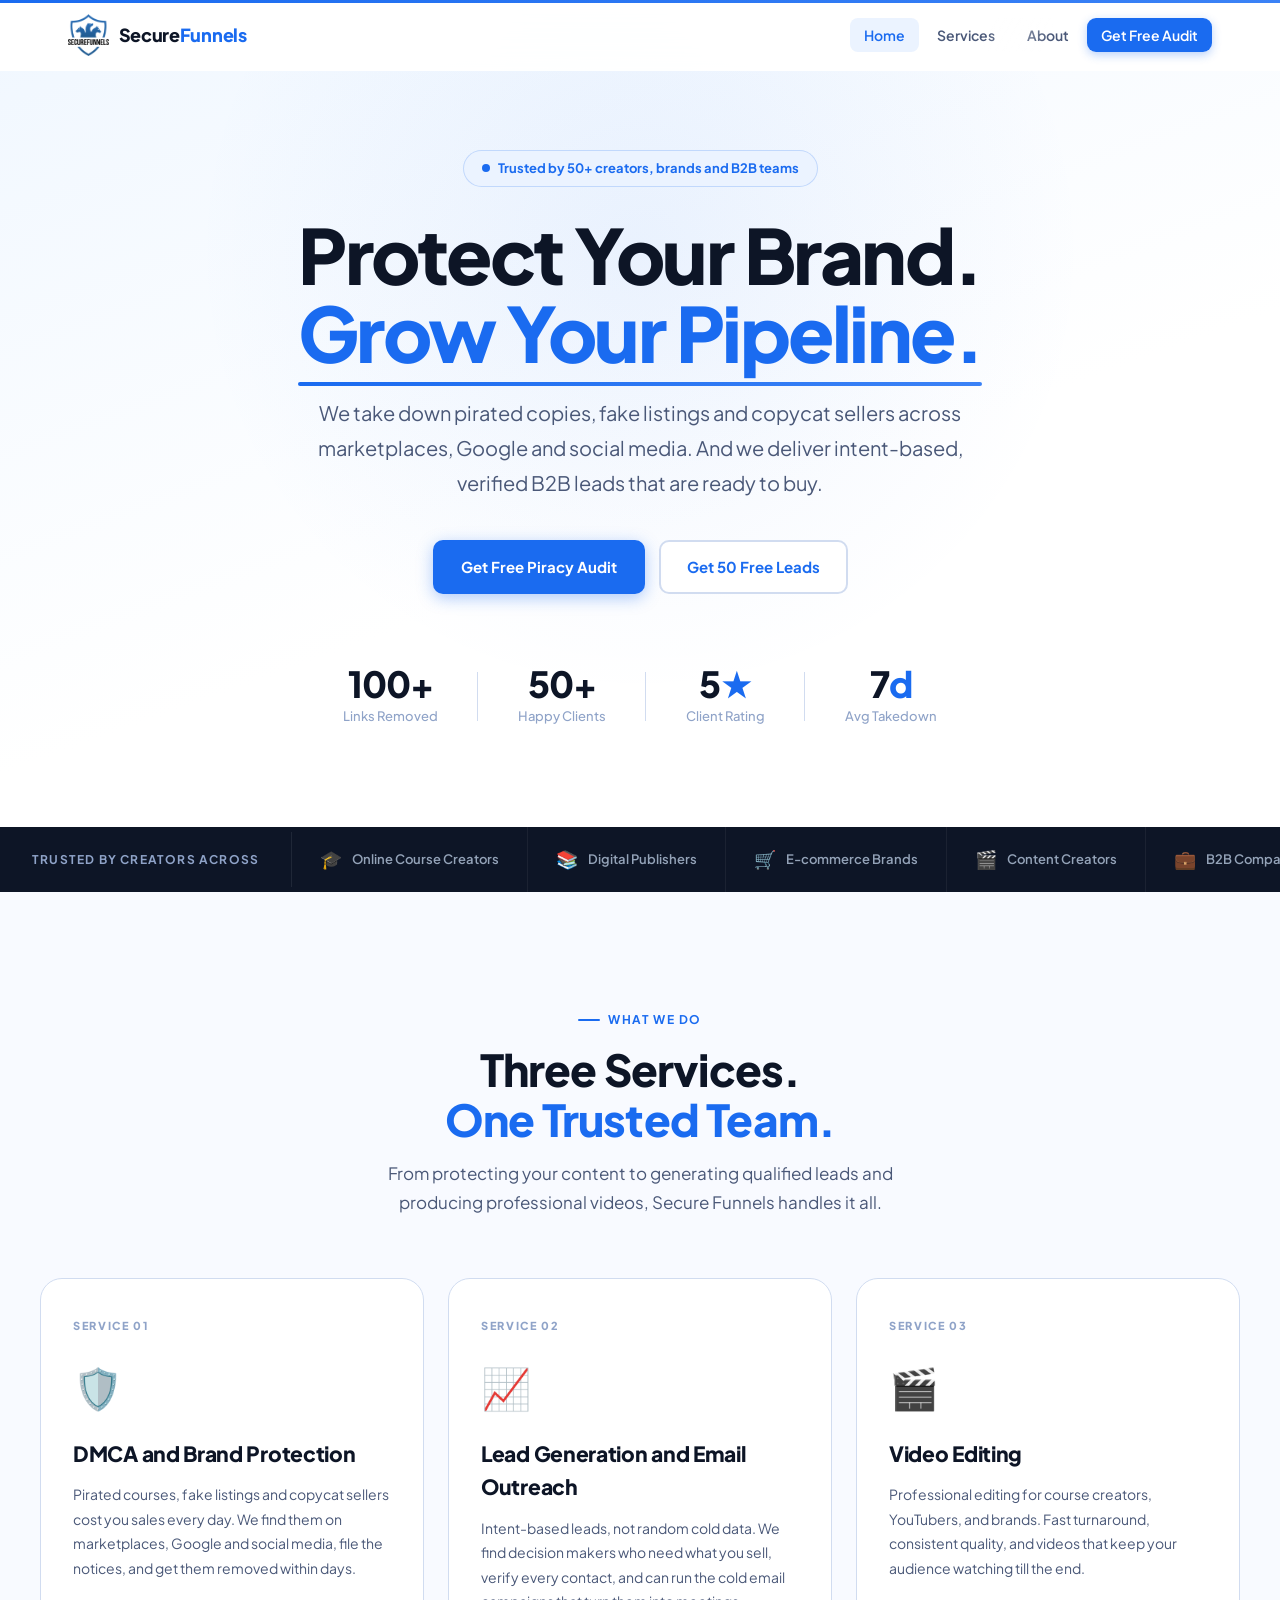
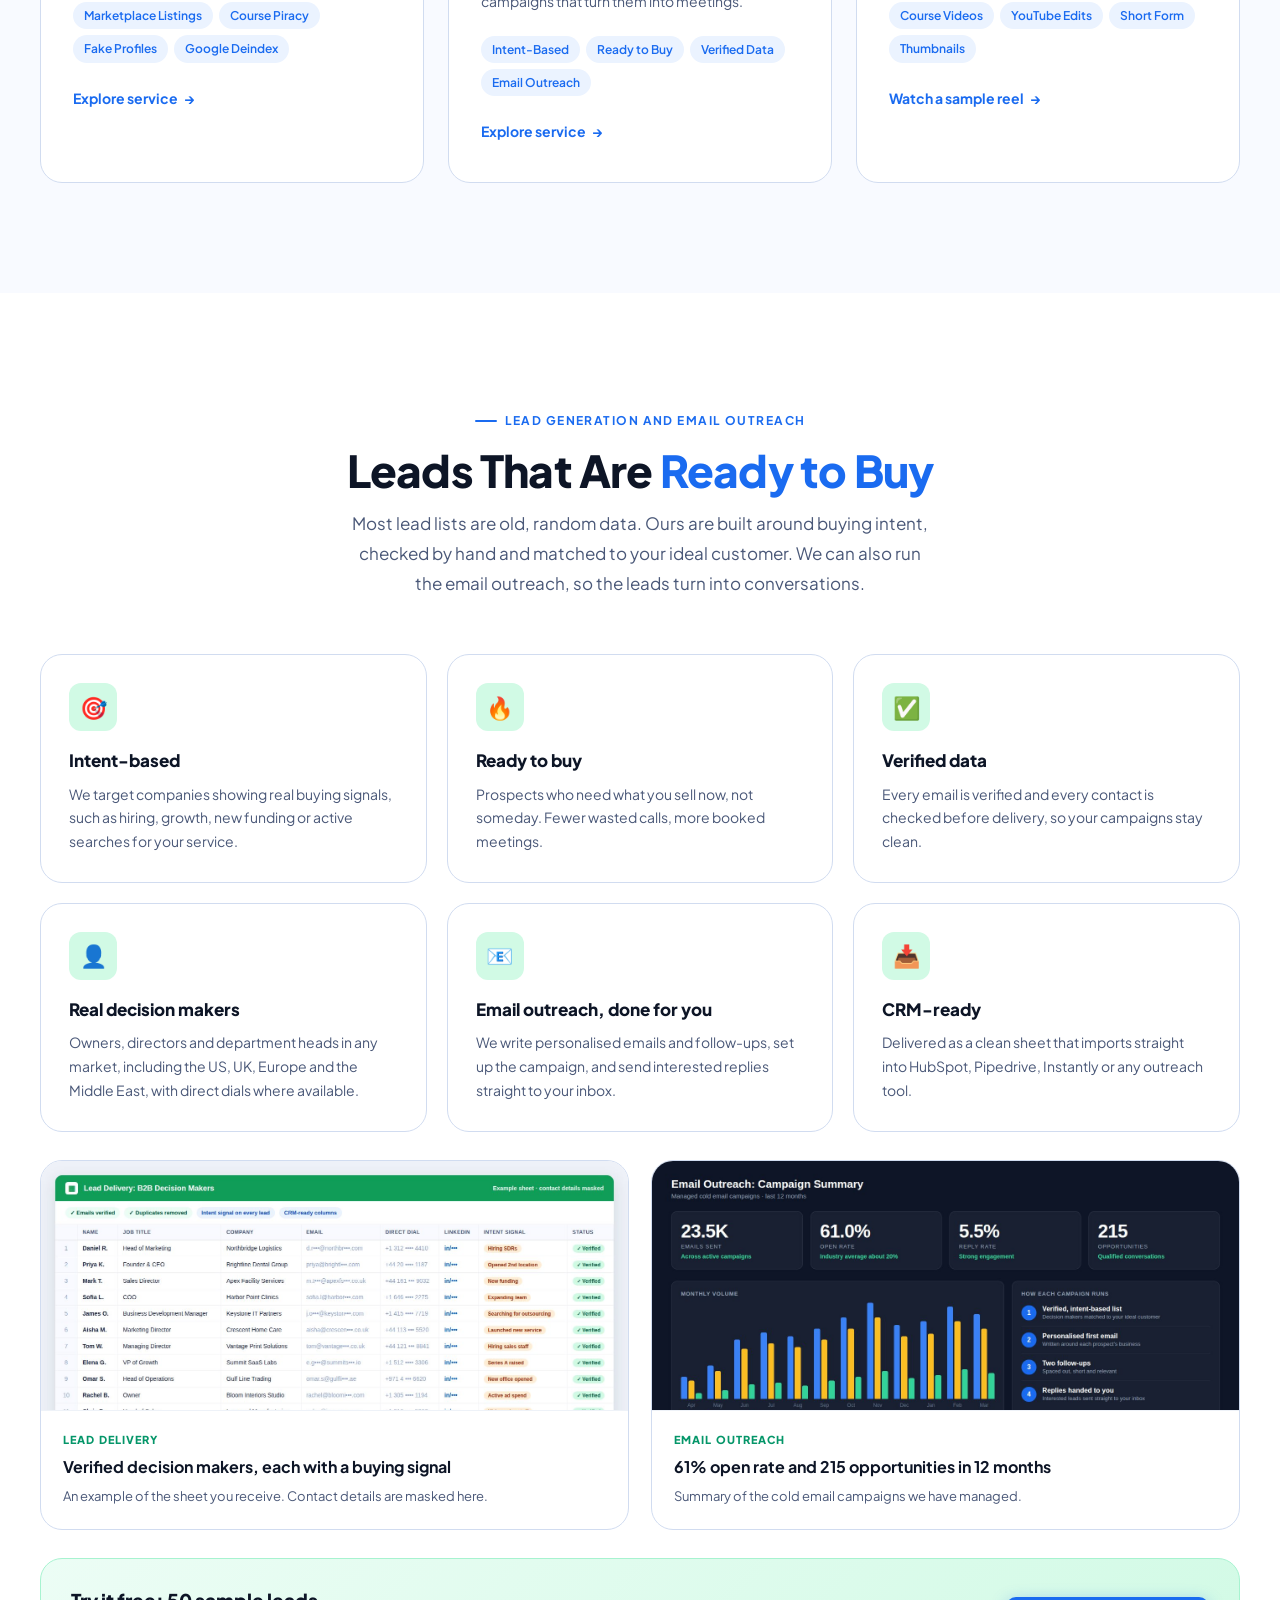
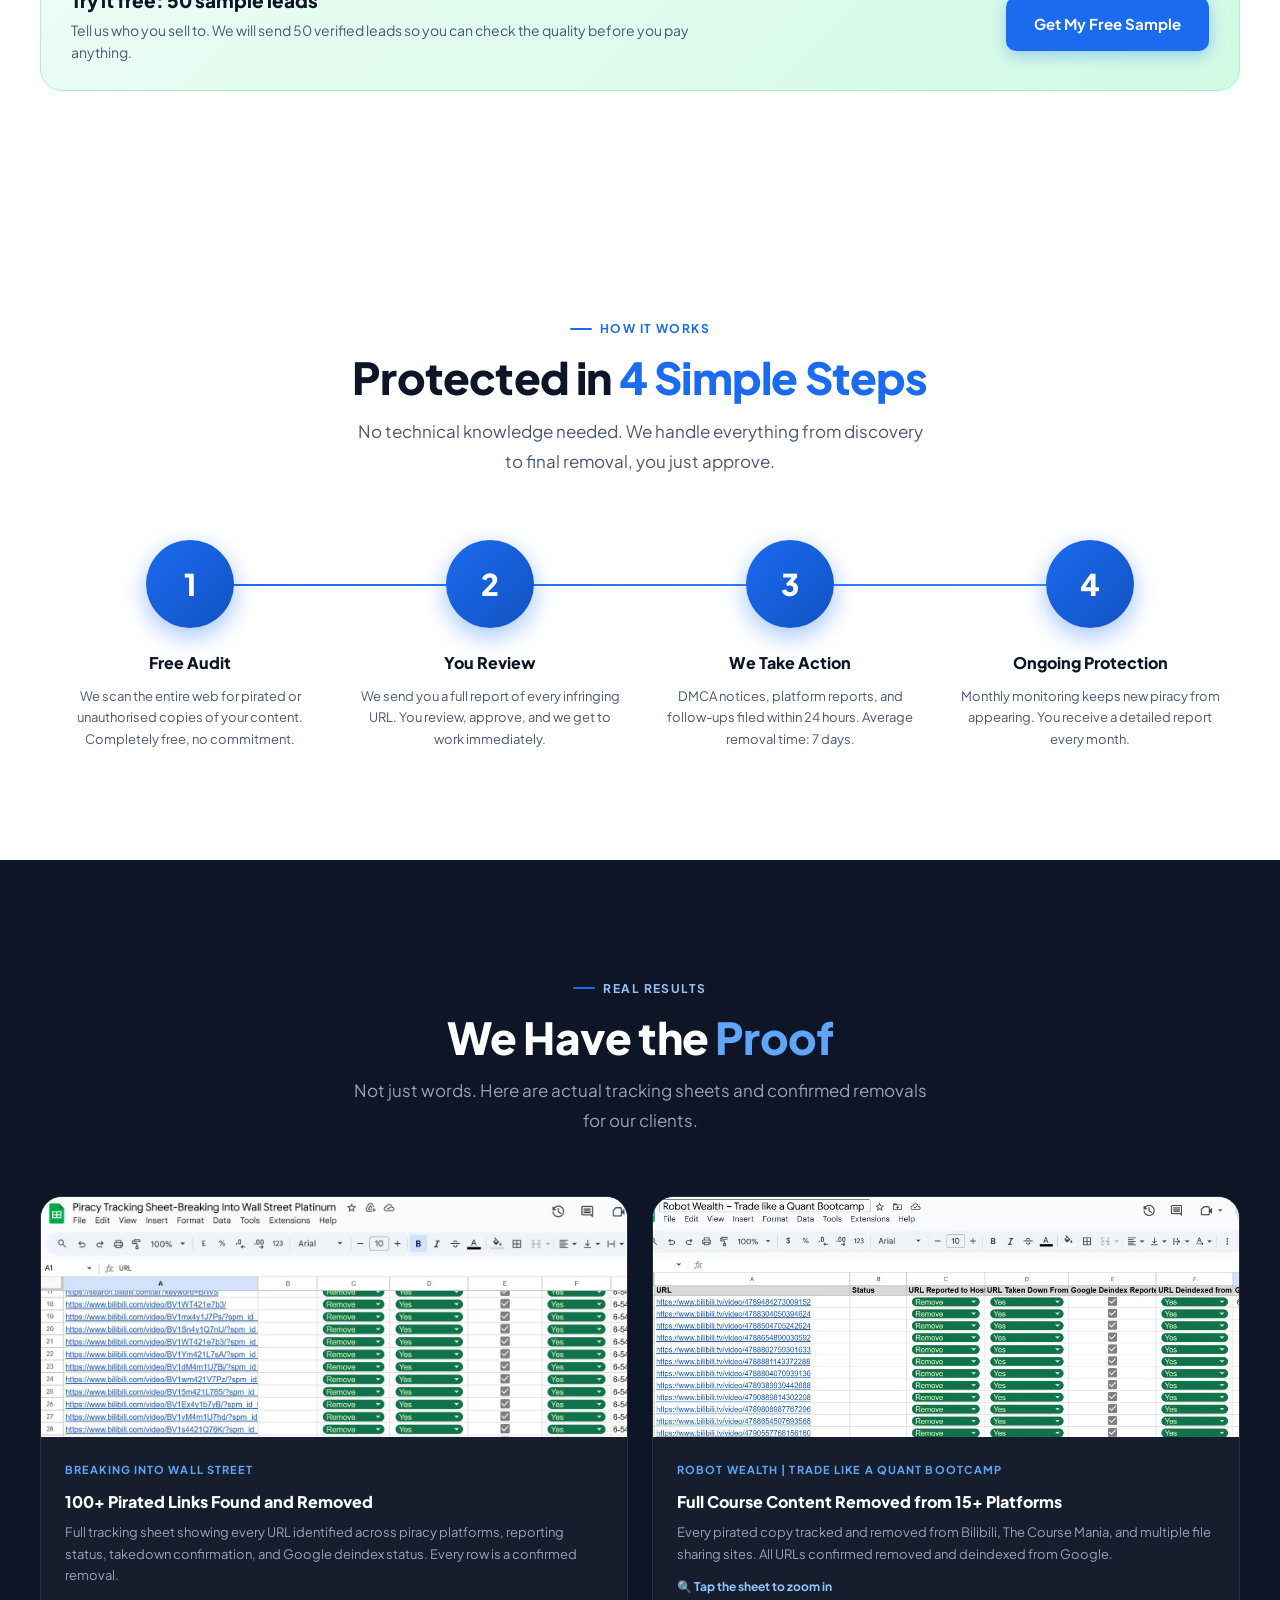
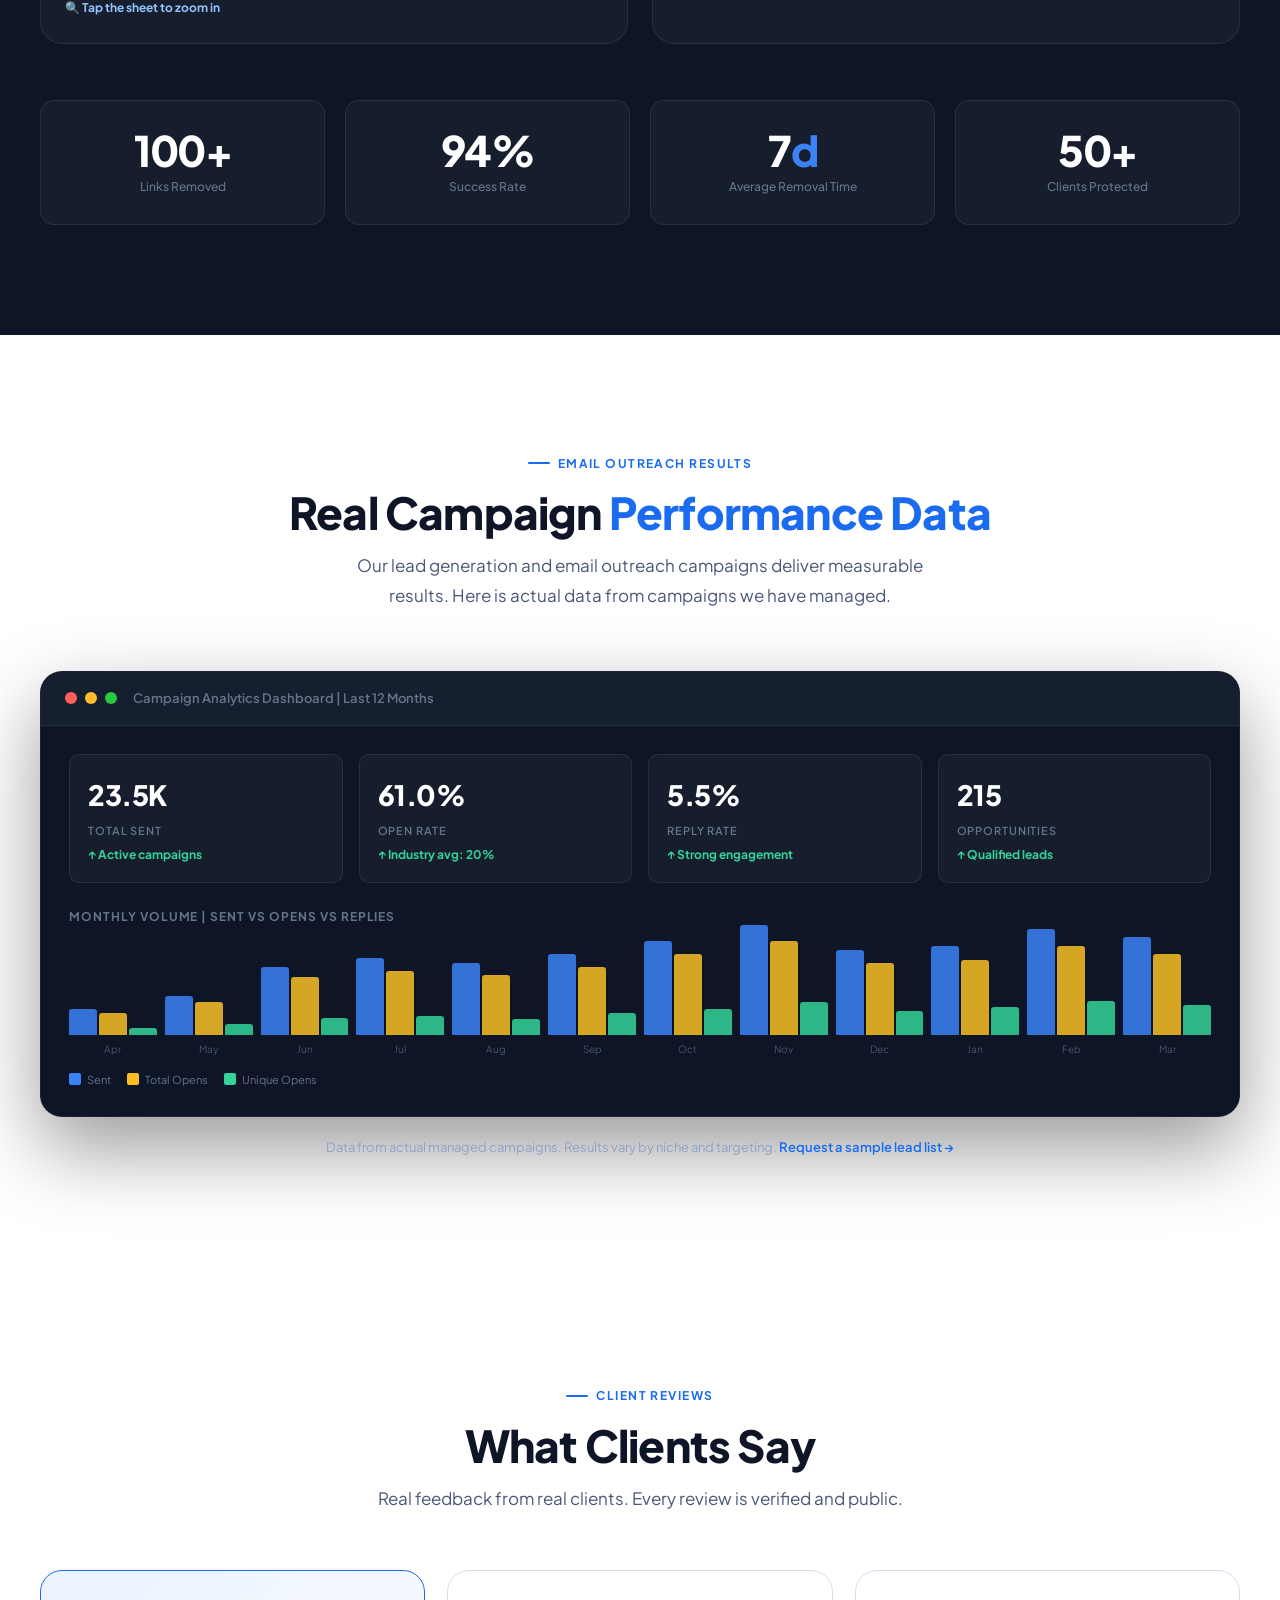
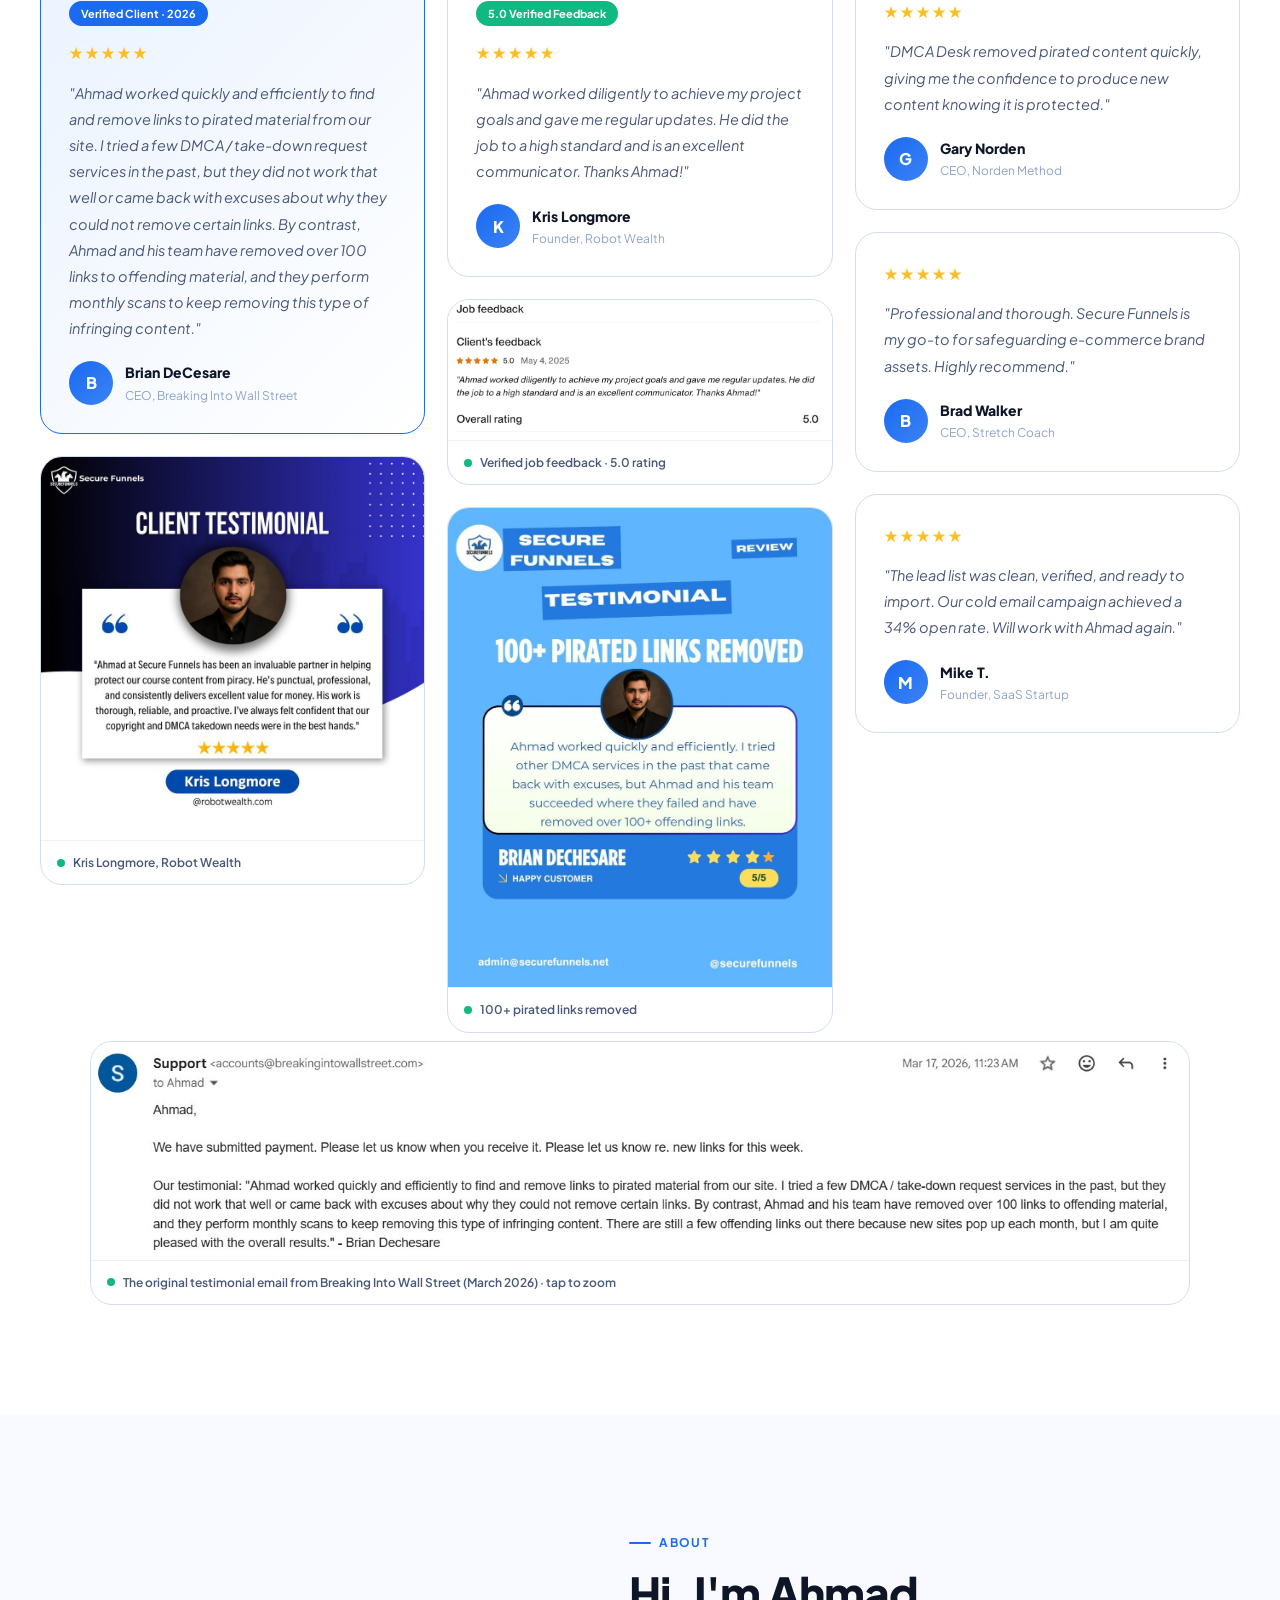
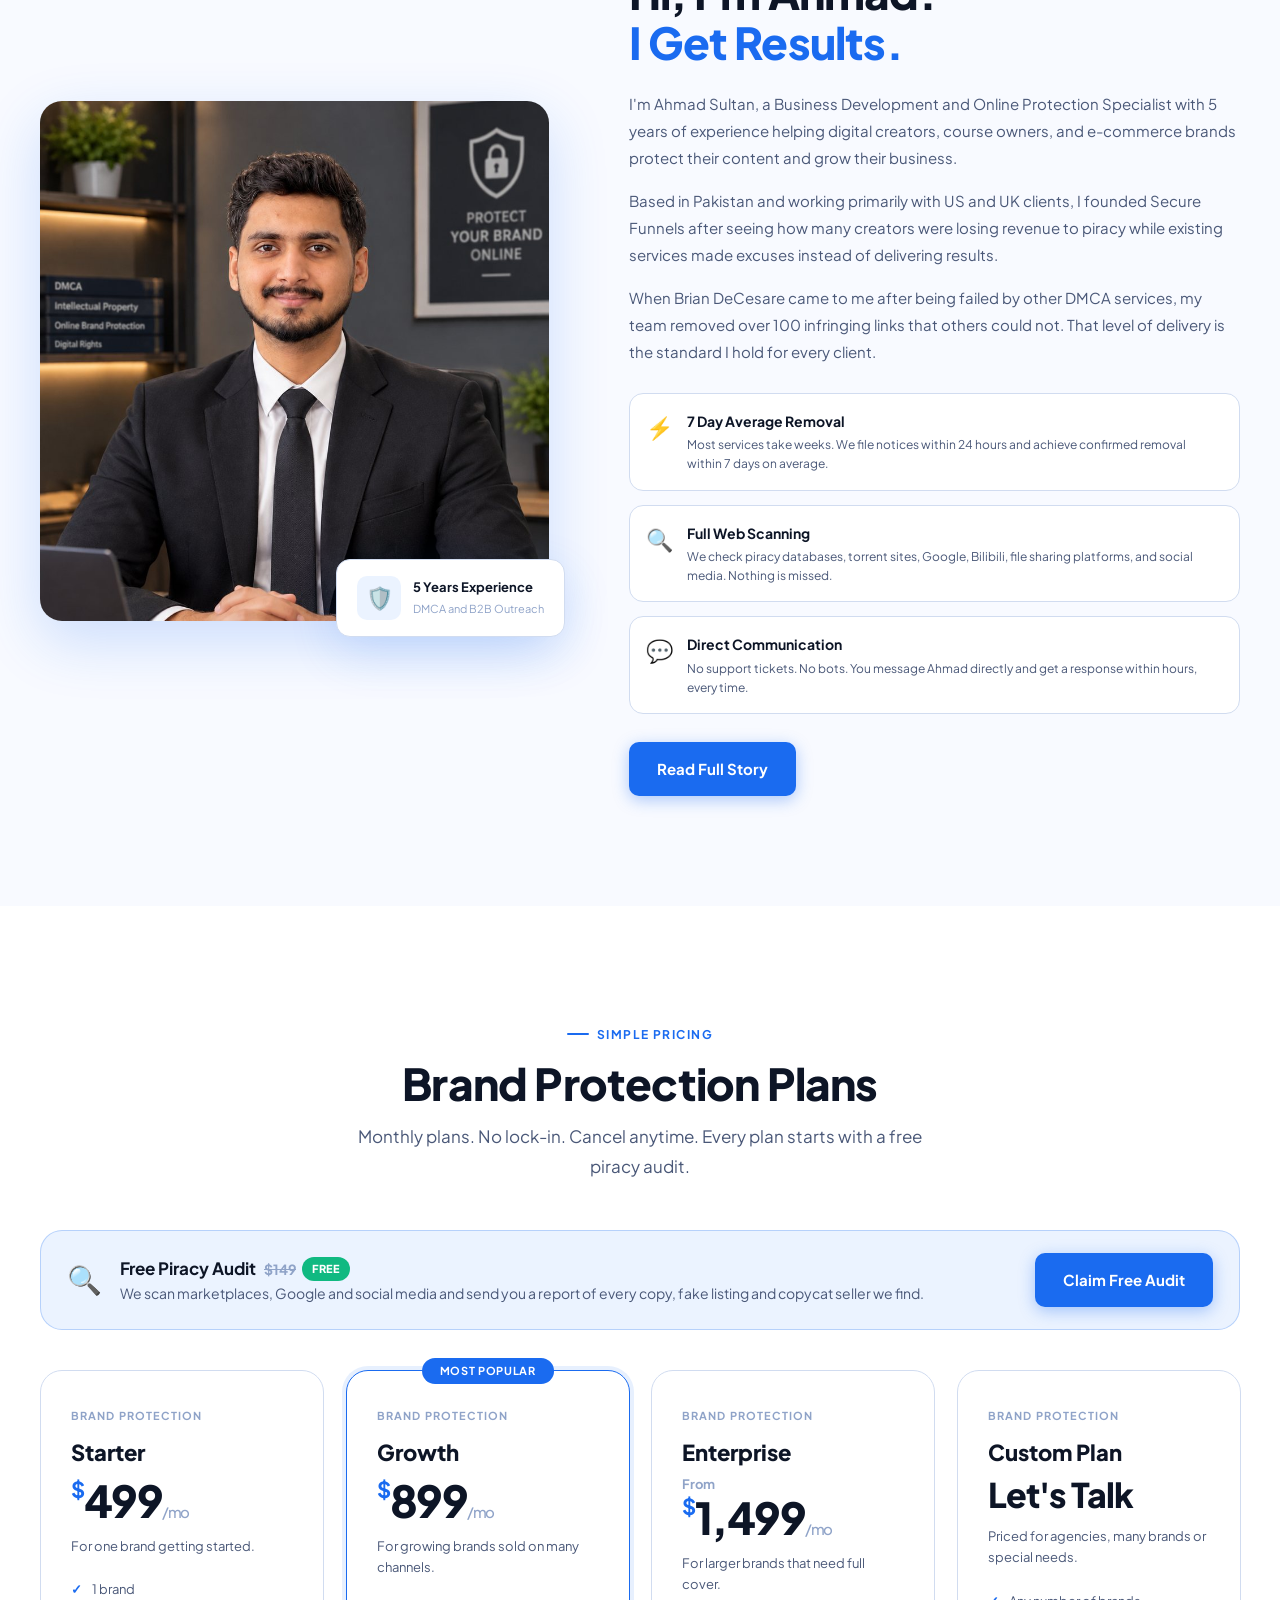
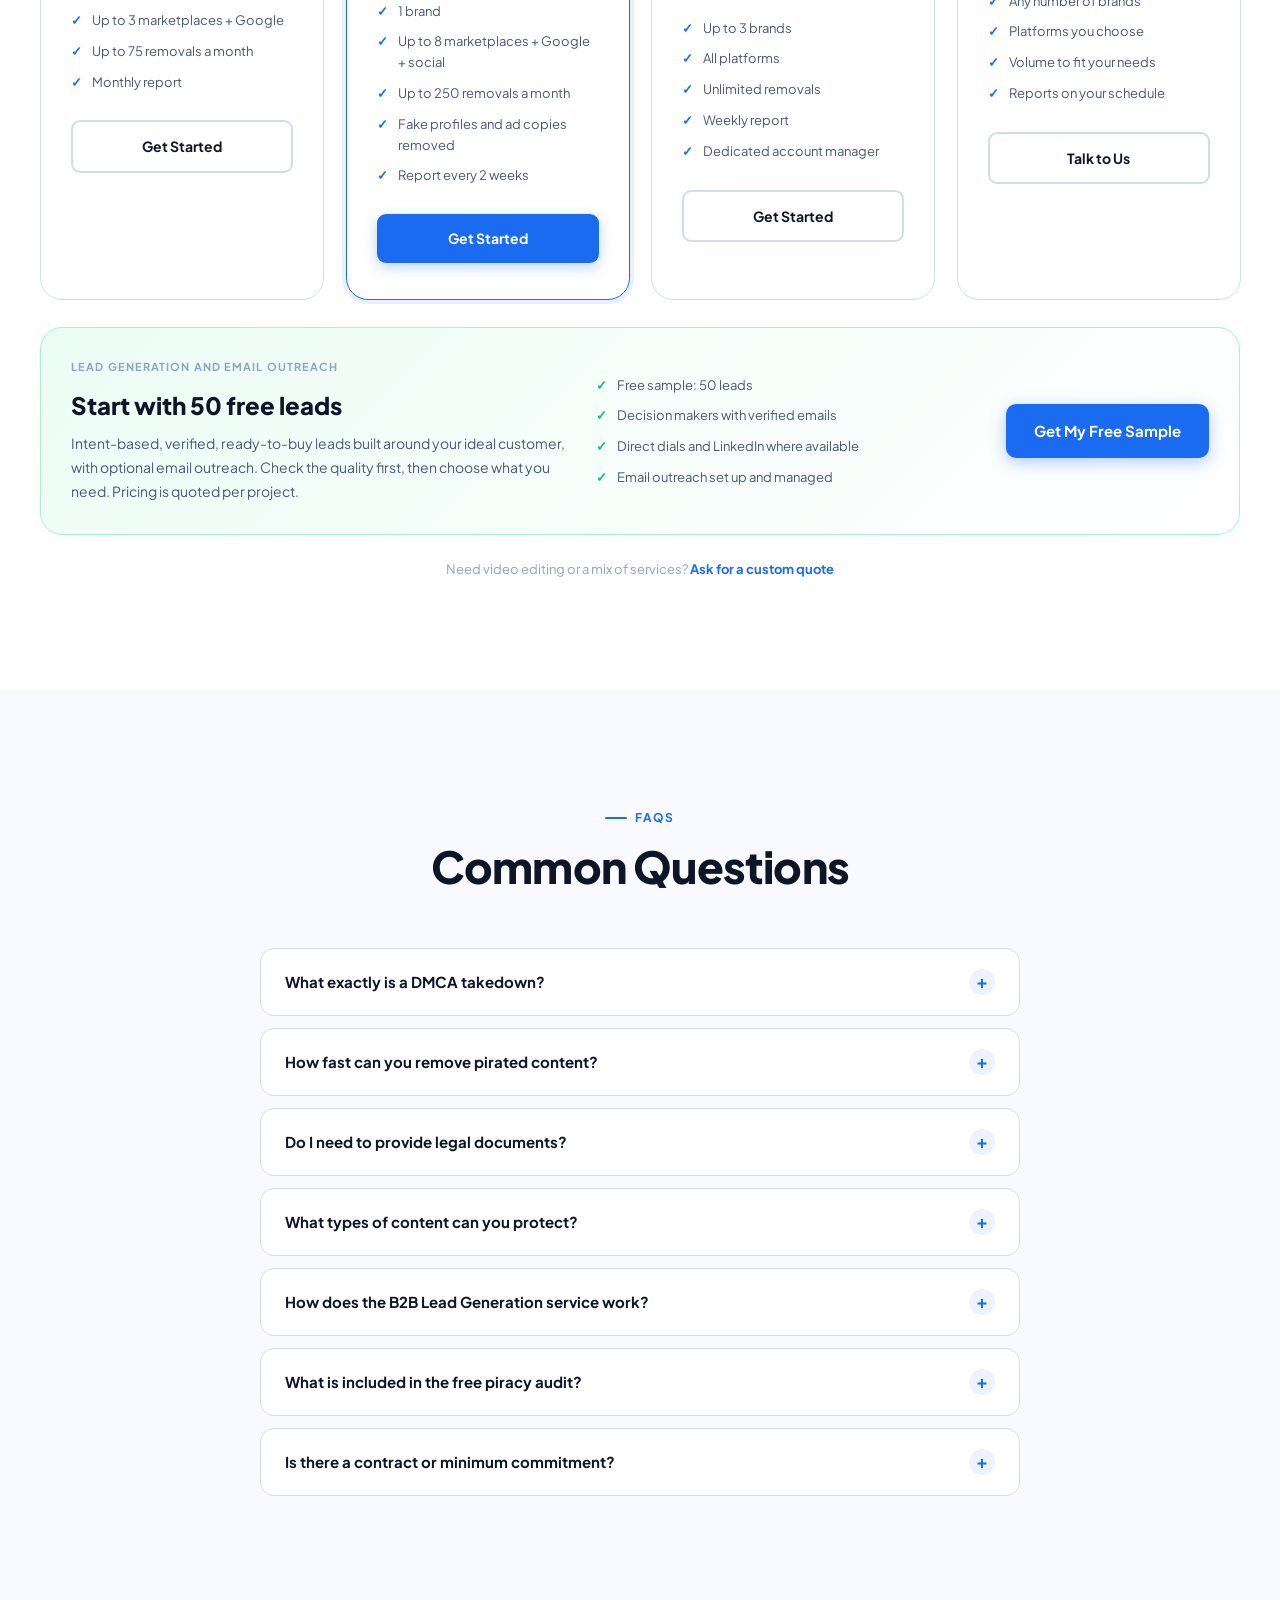
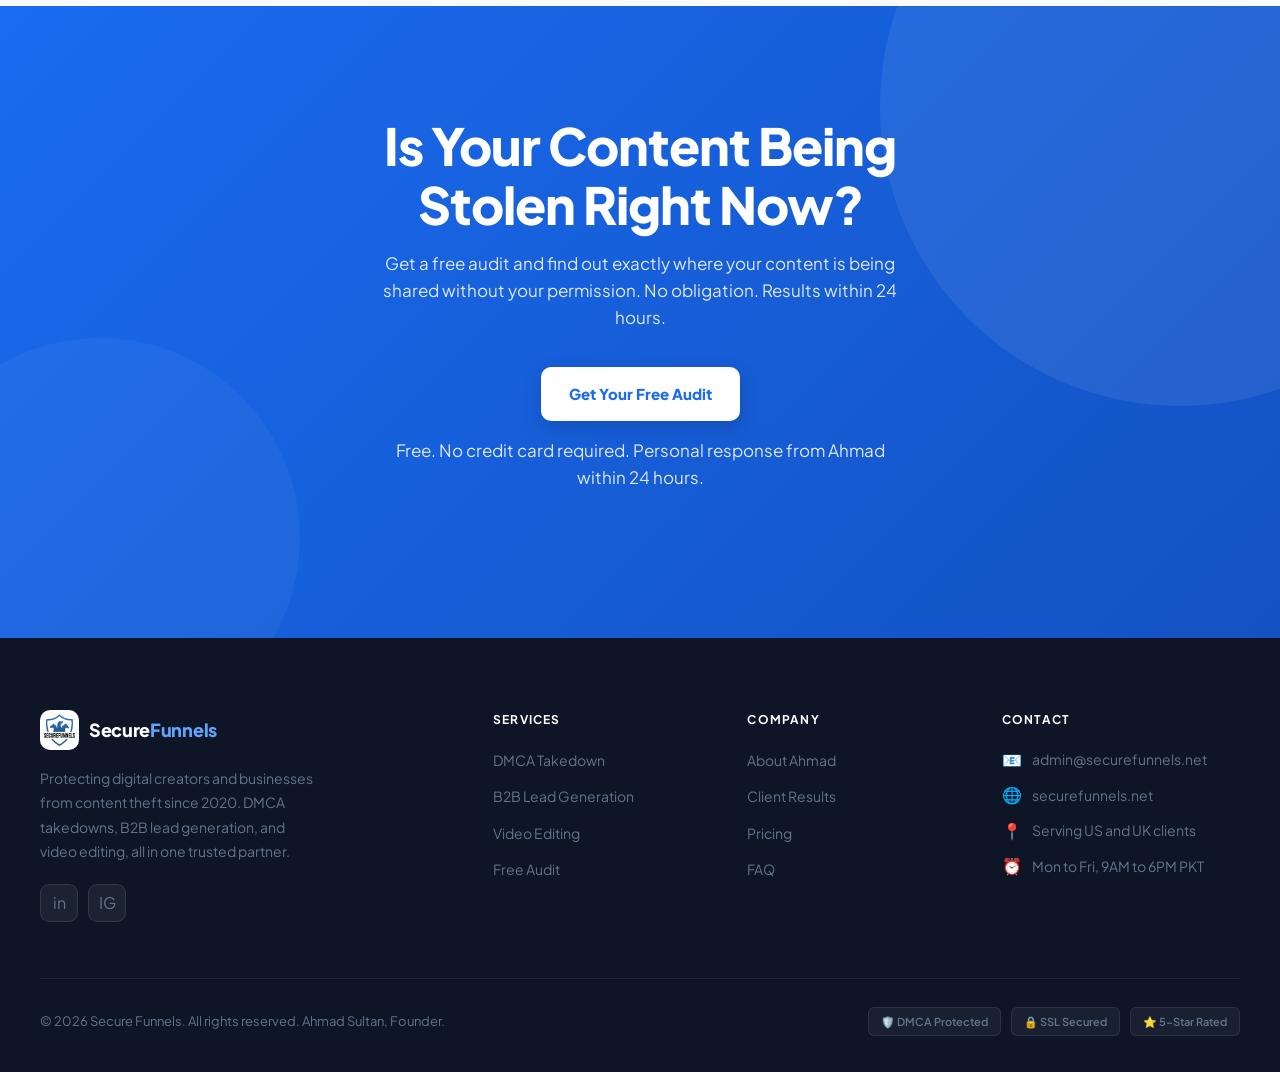
<file: index.html>
<!DOCTYPE html>
<html lang="en">
<head>
<meta charset="UTF-8">
<meta name="viewport" content="width=device-width, initial-scale=1.0">
<title>Secure Funnels | Brand Protection, DMCA Takedowns and B2B Lead Generation</title>
<link rel="canonical" href="https://securefunnels.net/">
<link rel="icon" type="image/png" href="/static/img/favicon.png">
<link rel="apple-touch-icon" href="/static/img/apple-touch-icon.png">
<meta name="theme-color" content="#1A6BF0">
<meta property="og:type" content="website">
<meta property="og:site_name" content="Secure Funnels">
<meta property="og:title" content="Secure Funnels | Brand Protection, DMCA Takedowns and B2B Lead Generation">
<meta property="og:description" content="Secure Funnels protects brands and creators from piracy, fake listings and copycat sellers with DMCA takedowns, and delivers intent-based, verified B2B leads that are ready to buy. Serving clients in the US, UK and Australia.">
<meta property="og:url" content="https://securefunnels.net/">
<meta property="og:image" content="https://securefunnels.net/static/img/og-image.jpg">
<meta name="twitter:card" content="summary_large_image">
<link rel="stylesheet" href="/static/css/extra.css">

<meta name="description" content="Secure Funnels protects brands and creators from piracy, fake listings and copycat sellers with DMCA takedowns, and delivers intent-based, verified B2B leads that are ready to buy. Serving clients in the US, UK and Australia.">
<link rel="preconnect" href="https://fonts.googleapis.com">
<link href="https://fonts.googleapis.com/css2?family=Plus+Jakarta+Sans:wght@300;400;500;600;700;800;900&family=Playfair+Display:wght@700;800&display=swap" rel="stylesheet">
<style>
/* ── VARIABLES ── */
:root {
  --blue: #1A6BF0;
  --blue-dark: #1352C2;
  --blue-mid: #3B82F6;
  --blue-light: #EBF3FF;
  --sky: #DBEAFE;
  --white: #FFFFFF;
  --gray-50: #F8FAFF;
  --gray-100: #EEF2F8;
  --gray-200: #D1DCF0;
  --gray-400: #8FA3C8;
  --gray-600: #4A5878;
  --gray-800: #1E2B45;
  --dark: #0D1526;
  --radius: 14px;
  --radius-lg: 22px;
  --shadow: 0 2px 12px rgba(26,107,240,0.08);
  --shadow-lg: 0 16px 48px rgba(26,107,240,0.16);
}

/* ── RESET ── */
*, *::before, *::after { margin: 0; padding: 0; box-sizing: border-box; }
html { scroll-behavior: smooth; font-size: 16px; }
body { font-family: 'Plus Jakarta Sans', sans-serif; color: var(--gray-800); background: #fff; overflow-x: hidden; line-height: 1.6; }
img { max-width: 100%; height: auto; display: block; }
a { text-decoration: none; color: inherit; }
button { cursor: pointer; font-family: inherit; }

/* ── NAV ── */
#nav {
  position: fixed; top: 0; left: 0; right: 0; z-index: 1000;
  background: rgba(255,255,255,0.95);
  backdrop-filter: blur(16px);
  border-bottom: 1px solid transparent;
  transition: border-color .3s, box-shadow .3s;
}
#nav.scrolled { border-color: var(--gray-200); box-shadow: var(--shadow); }
.nav-wrap { max-width: 1200px; margin: 0 auto; padding: 0 28px; display: flex; align-items: center; justify-content: space-between; height: 70px; }
.nav-logo { display: flex; align-items: center; gap: 10px; }
.nav-logo img { height: 42px; width: auto; }
.nav-links { display: flex; align-items: center; gap: 4px; list-style: none; }
.nav-links a { font-size: 14px; font-weight: 600; color: var(--gray-600); padding: 8px 14px; border-radius: 8px; transition: all .2s; }
.nav-links a:hover, .nav-links a.active { color: var(--blue); background: var(--blue-light); }
.nav-cta { background: var(--blue) !important; color: white !important; border-radius: 9px !important; box-shadow: 0 3px 10px rgba(26,107,240,0.3) !important; }
.nav-cta:hover { background: var(--blue-dark) !important; transform: translateY(-1px); box-shadow: 0 6px 18px rgba(26,107,240,0.4) !important; }
.hamburger { display: none; background: none; border: none; padding: 8px; }
.hamburger span { display: block; width: 22px; height: 2px; background: var(--dark); margin: 5px 0; border-radius: 2px; transition: all .3s; }
.mobile-nav { display: none; position: fixed; top: 70px; left: 0; right: 0; background: white; border-bottom: 1px solid var(--gray-200); padding: 12px 20px 20px; z-index: 999; flex-direction: column; gap: 4px; box-shadow: var(--shadow-lg); }
.mobile-nav.open { display: flex; }
.mobile-nav a { padding: 12px 16px; border-radius: 8px; font-weight: 600; color: var(--gray-800); }
.mobile-nav a:hover { background: var(--gray-50); color: var(--blue); }
.mobile-nav .m-cta { background: var(--blue); color: white !important; text-align: center; margin-top: 8px; border-radius: 9px; }

/* ── BUTTONS ── */
.btn { display: inline-flex; align-items: center; gap: 8px; font-weight: 700; font-size: 15px; border-radius: 10px; padding: 13px 26px; transition: all .25s; border: 2px solid transparent; }
.btn-blue { background: var(--blue); color: white; box-shadow: 0 4px 16px rgba(26,107,240,0.35); }
.btn-blue:hover { background: var(--blue-dark); transform: translateY(-2px); box-shadow: 0 8px 24px rgba(26,107,240,0.45); }
.btn-outline { background: white; color: var(--blue); border-color: var(--gray-200); }
.btn-outline:hover { border-color: var(--blue); background: var(--blue-light); }
.btn-white { background: white; color: var(--blue); font-weight: 800; box-shadow: 0 6px 20px rgba(0,0,0,0.15); }
.btn-white:hover { transform: translateY(-2px); box-shadow: 0 10px 28px rgba(0,0,0,0.2); }

/* ── SECTION LABELS ── */
.label { display: inline-flex; align-items: center; gap: 8px; font-size: 12px; font-weight: 700; text-transform: uppercase; letter-spacing: .12em; color: var(--blue); margin-bottom: 14px; }
.label::before { content: ''; width: 22px; height: 2px; background: var(--blue); border-radius: 1px; }
h2 { font-size: clamp(26px,4vw,44px); font-weight: 800; color: var(--dark); letter-spacing: -0.8px; line-height: 1.15; }
h2 .hl { color: var(--blue); }
.sub { font-size: 17px; color: var(--gray-600); max-width: 580px; margin-top: 14px; line-height: 1.75; }

/* ── ANIMATIONS ── */
@keyframes fadeUp { from { opacity: 0; transform: translateY(30px); } to { opacity: 1; transform: translateY(0); } }
@keyframes fadeIn { from { opacity: 0; } to { opacity: 1; } }
@keyframes pulse { 0%,100% { transform: scale(1); opacity: 1; } 50% { transform: scale(1.4); opacity: .6; } }
@keyframes float { 0%,100% { transform: translateY(0); } 50% { transform: translateY(-10px); } }
@keyframes glow { 0%,100% { box-shadow: 0 0 20px rgba(26,107,240,0.3); } 50% { box-shadow: 0 0 40px rgba(26,107,240,0.6); } }
@keyframes slideRight { from { transform: translateX(-100%); } to { transform: translateX(0); } }
@keyframes countUp { from { opacity: 0; } to { opacity: 1; } }

.reveal { opacity: 0; transform: translateY(24px); transition: opacity .6s ease, transform .6s ease; }
.reveal.visible { opacity: 1; transform: translateY(0); }
.reveal-delay-1 { transition-delay: .1s; }
.reveal-delay-2 { transition-delay: .2s; }
.reveal-delay-3 { transition-delay: .3s; }
.reveal-delay-4 { transition-delay: .4s; }
.reveal-left { opacity: 0; transform: translateX(-24px); transition: opacity .6s ease, transform .6s ease; }
.reveal-left.visible { opacity: 1; transform: translateX(0); }
.reveal-right { opacity: 0; transform: translateX(40px); transition: opacity .7s ease, transform .7s ease; }
.reveal-right.visible { opacity: 1; transform: translateX(0); }

/* ── HERO ── */
.hero {
  padding: 150px 28px 100px;
  background: linear-gradient(160deg, #F0F7FF 0%, #FFFFFF 60%);
  position: relative; overflow: hidden; text-align: center;
}
.hero::before {
  content: ''; position: absolute; top: -200px; left: 50%; transform: translateX(-50%);
  width: 900px; height: 900px;
  background: radial-gradient(circle, rgba(26,107,240,0.07) 0%, transparent 70%);
  pointer-events: none;
}
.hero-badge {
  display: inline-flex; align-items: center; gap: 8px;
  background: var(--blue-light); color: var(--blue);
  border: 1px solid rgba(26,107,240,0.2); border-radius: 100px;
  padding: 7px 18px; font-size: 13px; font-weight: 700;
  margin-bottom: 28px;
  animation: fadeUp .6s ease both;
}
.hero-badge-dot { width: 8px; height: 8px; background: var(--blue); border-radius: 50%; animation: pulse 2s infinite; }
.hero h1 {
  font-size: clamp(36px,6vw,76px); font-weight: 900; line-height: 1.03;
  color: var(--dark); letter-spacing: -2.5px;
  margin-bottom: 24px;
  animation: fadeUp .7s .1s ease both;
}
.hero h1 .hl { color: var(--blue); position: relative; }
.hero h1 .hl::after {
  content: ''; position: absolute; bottom: -6px; left: 0; right: 0;
  height: 4px; background: linear-gradient(90deg,var(--blue),var(--blue-mid));
  border-radius: 2px;
}
.hero-sub {
  font-size: clamp(16px,2vw,20px); color: var(--gray-600);
  max-width: 660px; margin: 0 auto 40px; font-weight: 400; line-height: 1.75;
  animation: fadeUp .7s .2s ease both;
}
.hero-actions { display: flex; gap: 14px; justify-content: center; flex-wrap: wrap; animation: fadeUp .7s .3s ease both; }

.hero-stats {
  display: flex; gap: 0; justify-content: center; margin-top: 72px;
  animation: fadeUp .7s .5s ease both;
}
.hero-stat { padding: 0 40px; text-align: center; position: relative; }
.hero-stat:not(:last-child)::after { content: ''; position: absolute; right: 0; top: 10%; bottom: 10%; width: 1px; background: var(--gray-200); }
.hero-stat-num { font-size: 36px; font-weight: 900; color: var(--dark); letter-spacing: -1px; line-height: 1; }
.hero-stat-num span { color: var(--blue); }
.hero-stat-label { font-size: 13px; color: var(--gray-400); font-weight: 500; margin-top: 4px; }

/* ── MARQUEE TRUST BAR ── */
.trust-bar { background: var(--dark); padding: 0; overflow: hidden; }
.trust-bar-inner { display: flex; align-items: center; gap: 0; }
.trust-label { flex-shrink: 0; padding: 18px 32px; font-size: 12px; font-weight: 700; color: var(--gray-400); text-transform: uppercase; letter-spacing: .1em; border-right: 1px solid rgba(255,255,255,0.08); white-space: nowrap; }
.marquee-wrap { overflow: hidden; flex: 1; }
.marquee { display: flex; gap: 0; animation: marquee 30s linear infinite; width: max-content; }
.marquee:hover { animation-play-state: paused; }
@keyframes marquee { from { transform: translateX(0); } to { transform: translateX(-50%); } }
.trust-item { display: flex; align-items: center; gap: 10px; padding: 18px 28px; border-right: 1px solid rgba(255,255,255,0.06); white-space: nowrap; color: #94A3B8; font-size: 13px; font-weight: 600; }
.trust-item span { font-size: 18px; }

/* ── SERVICES ── */
.services { padding: 110px 28px; background: var(--gray-50); }
.services-grid { display: grid; grid-template-columns: repeat(3,1fr); gap: 24px; margin-top: 60px; }
.svc-card {
  background: white; border: 1.5px solid var(--gray-200);
  border-radius: var(--radius-lg); padding: 38px 32px;
  position: relative; overflow: hidden; transition: all .35s;
}
.svc-card::before {
  content: ''; position: absolute; top: 0; left: 0; right: 0;
  height: 4px; background: linear-gradient(90deg,var(--blue),var(--blue-mid));
  transform: scaleX(0); transition: transform .35s; transform-origin: left;
}
.svc-card:hover { border-color: var(--blue); transform: translateY(-6px); box-shadow: var(--shadow-lg); }
.svc-card:hover::before { transform: scaleX(1); }
.svc-num { font-size: 11px; font-weight: 800; text-transform: uppercase; letter-spacing: .15em; color: var(--gray-400); margin-bottom: 20px; }
.svc-icon { font-size: 40px; margin-bottom: 18px; display: block; }
.svc-card h3 { font-size: 21px; font-weight: 800; color: var(--dark); letter-spacing: -0.3px; margin-bottom: 12px; }
.svc-card p { font-size: 14px; color: var(--gray-600); line-height: 1.75; margin-bottom: 22px; }
.svc-tags { display: flex; flex-wrap: wrap; gap: 6px; margin-bottom: 22px; }
.tag { font-size: 12px; font-weight: 600; color: var(--blue); background: var(--blue-light); padding: 4px 11px; border-radius: 20px; }
.svc-link { display: inline-flex; align-items: center; gap: 6px; font-size: 14px; font-weight: 700; color: var(--blue); transition: gap .2s; }
.svc-card:hover .svc-link { gap: 10px; }

/* ── PROCESS ── */
.process { padding: 110px 28px; }
.process-steps { display: grid; grid-template-columns: repeat(4,1fr); gap: 0; margin-top: 64px; position: relative; }
.process-steps::before { content: ''; position: absolute; top: 44px; left: 12.5%; right: 12.5%; height: 2px; background: linear-gradient(90deg,var(--blue),var(--blue-mid)); z-index: 0; }
.step { text-align: center; position: relative; z-index: 1; padding: 0 20px; }
.step-circle {
  width: 88px; height: 88px; border-radius: 50%;
  background: linear-gradient(135deg,var(--blue),var(--blue-dark));
  color: white; font-size: 30px; font-weight: 900;
  display: flex; align-items: center; justify-content: center;
  margin: 0 auto 22px; box-shadow: 0 8px 24px rgba(26,107,240,0.4);
  animation: glow 3s ease-in-out infinite;
}
.step:nth-child(2) .step-circle { animation-delay: .5s; }
.step:nth-child(3) .step-circle { animation-delay: 1s; }
.step:nth-child(4) .step-circle { animation-delay: 1.5s; }
.step h4 { font-size: 16px; font-weight: 800; color: var(--dark); margin-bottom: 10px; }
.step p { font-size: 13px; color: var(--gray-600); line-height: 1.65; }

/* ── PROOF / RESULTS ── */
.proof { padding: 110px 28px; background: var(--dark); }
.proof-grid { display: grid; grid-template-columns: 1fr 1fr; gap: 24px; margin-top: 60px; }
.proof-card {
  background: rgba(255,255,255,0.04); border: 1px solid rgba(255,255,255,0.08);
  border-radius: var(--radius-lg); overflow: hidden; transition: all .3s;
}
.proof-card:hover { background: rgba(255,255,255,0.07); border-color: rgba(26,107,240,0.4); transform: translateY(-3px); }
.proof-card-img { width: 100%; height: 200px; object-fit: cover; object-position: top; }
.proof-card-body { padding: 24px; }
.proof-card-label { font-size: 11px; font-weight: 700; text-transform: uppercase; letter-spacing: .1em; color: #60A5FA; margin-bottom: 10px; }
.proof-card h4 { font-size: 16px; font-weight: 800; color: white; margin-bottom: 8px; }
.proof-card p { font-size: 13px; color: #94A3B8; line-height: 1.65; }
.proof-stats { display: grid; grid-template-columns: repeat(4,1fr); gap: 20px; margin-top: 56px; }
.proof-stat { text-align: center; padding: 28px 20px; background: rgba(255,255,255,0.04); border: 1px solid rgba(255,255,255,0.08); border-radius: var(--radius); }
.proof-stat-num { font-size: 42px; font-weight: 900; color: white; letter-spacing: -1.5px; line-height: 1; }
.proof-stat-num span { color: var(--blue-mid); }
.proof-stat-label { font-size: 12px; color: #64748B; margin-top: 6px; font-weight: 500; }

/* ── TESTIMONIALS ── */
.testimonials { padding: 110px 28px; }
.testi-grid { display: grid; grid-template-columns: repeat(3,1fr); gap: 22px; margin-top: 60px; }
.testi-card {
  background: white; border: 1.5px solid var(--gray-200);
  border-radius: var(--radius-lg); padding: 30px;
  transition: all .3s; position: relative; overflow: hidden;
}
.testi-card::before { content: '"'; position: absolute; top: -10px; right: 20px; font-size: 120px; color: var(--blue-light); font-family: Georgia, serif; line-height: 1; pointer-events: none; }
.testi-card:hover { border-color: var(--blue); transform: translateY(-4px); box-shadow: var(--shadow-lg); }
.testi-card.featured { border-color: var(--blue); background: linear-gradient(135deg,var(--blue-light),#FFFFFF); }
.testi-badge { display: inline-flex; align-items: center; gap: 5px; background: var(--blue); color: white; font-size: 11px; font-weight: 700; padding: 4px 12px; border-radius: 20px; margin-bottom: 14px; }
.stars { color: #FBBF24; font-size: 16px; letter-spacing: 2px; margin-bottom: 16px; }
.testi-quote { font-size: 14px; color: var(--gray-600); line-height: 1.8; margin-bottom: 22px; font-style: italic; position: relative; z-index: 1; }
.testi-author { display: flex; align-items: center; gap: 12px; }
.testi-avatar { width: 46px; height: 46px; border-radius: 50%; background: linear-gradient(135deg,var(--blue),var(--blue-mid)); display: flex; align-items: center; justify-content: center; color: white; font-weight: 800; font-size: 17px; flex-shrink: 0; }
.testi-name { font-weight: 800; font-size: 14px; color: var(--dark); }
.testi-role { font-size: 12px; color: var(--gray-400); margin-top: 2px; }
.testi-img-card { border-radius: var(--radius-lg); overflow: hidden; }
.testi-img-card img { width: 100%; height: auto; display: block; transition: transform .3s; }
.testi-img-card:hover img { transform: scale(1.02); }

/* ── ABOUT / WHO ── */
.about { padding: 110px 28px; background: var(--gray-50); }
.about-grid { display: grid; grid-template-columns: 1fr 1.2fr; gap: 80px; align-items: center; }
.about-img-wrap { position: relative; }
.about-img {
  width: 100%; border-radius: var(--radius-lg); overflow: hidden;
  box-shadow: 0 20px 60px rgba(26,107,240,0.2);
  animation: float 5s ease-in-out infinite;
}
.about-img img { width: 100%; height: 520px; object-fit: cover; object-position: top center; }
.about-badge-float {
  position: absolute; bottom: -16px; right: -16px;
  background: white; border: 1.5px solid var(--gray-200);
  border-radius: var(--radius); padding: 16px 20px;
  box-shadow: var(--shadow-lg); display: flex; align-items: center; gap: 12px;
}
.about-badge-icon { width: 44px; height: 44px; background: var(--blue-light); border-radius: 10px; display: flex; align-items: center; justify-content: center; font-size: 22px; }
.about-badge-text { font-size: 13px; font-weight: 700; color: var(--dark); }
.about-badge-sub { font-size: 11px; color: var(--gray-400); margin-top: 2px; }
.about-content .label { justify-content: flex-start; }
.about-content p { font-size: 15px; color: var(--gray-600); line-height: 1.8; margin-bottom: 16px; }
.about-features { display: flex; flex-direction: column; gap: 14px; margin-top: 28px; }
.about-feat { display: flex; gap: 14px; align-items: flex-start; padding: 16px; background: white; border: 1.5px solid var(--gray-200); border-radius: var(--radius); transition: all .25s; }
.about-feat:hover { border-color: var(--blue); background: var(--blue-light); }
.about-feat-icon { font-size: 22px; flex-shrink: 0; }
.about-feat-title { font-size: 14px; font-weight: 700; color: var(--dark); margin-bottom: 3px; }
.about-feat-desc { font-size: 12px; color: var(--gray-600); line-height: 1.6; }

/* ── RESULTS DASHBOARD ── */
.results { padding: 110px 28px; }
.dashboard-preview {
  background: var(--dark); border-radius: var(--radius-lg);
  overflow: hidden; margin-top: 60px;
  box-shadow: 0 32px 80px rgba(0,0,0,0.4);
  border: 1px solid rgba(255,255,255,0.06);
}
.dash-header { background: #161F30; padding: 16px 24px; display: flex; align-items: center; gap: 8px; border-bottom: 1px solid rgba(255,255,255,0.06); }
.dash-dot { width: 12px; height: 12px; border-radius: 50%; }
.dash-dot-r { background: #FF5F57; }
.dash-dot-y { background: #FEBC2E; }
.dash-dot-g { background: #28C840; }
.dash-title { font-size: 13px; color: #64748B; font-weight: 600; margin-left: 8px; }
.dash-body { padding: 28px; }
.dash-kpis { display: grid; grid-template-columns: repeat(4,1fr); gap: 16px; margin-bottom: 24px; }
.dash-kpi { background: rgba(255,255,255,0.04); border: 1px solid rgba(255,255,255,0.08); border-radius: 10px; padding: 18px; }
.dash-kpi-num { font-size: 28px; font-weight: 900; color: white; letter-spacing: -0.5px; }
.dash-kpi-label { font-size: 11px; color: #64748B; font-weight: 600; text-transform: uppercase; letter-spacing: .08em; margin-top: 4px; }
.dash-kpi-trend { font-size: 12px; font-weight: 700; margin-top: 6px; }
.trend-up { color: #34D399; }
.trend-down { color: #F87171; }
.dash-bars { display: flex; gap: 8px; align-items: flex-end; height: 120px; margin-top: 8px; }
.dash-bar-wrap { flex: 1; display: flex; flex-direction: column; align-items: center; gap: 6px; }
.dash-bar { width: 100%; border-radius: 4px 4px 0 0; transition: height .8s ease; }
.dash-bar-label { font-size: 10px; color: #475569; }
.dash-chart-title { font-size: 12px; font-weight: 700; color: #64748B; text-transform: uppercase; letter-spacing: .08em; margin-bottom: 10px; }

/* ── SERVICES DEEP DIVE ── */
.services-deep { padding: 110px 28px; background: var(--gray-50); }
.sdiv { max-width: 1200px; margin: 0 auto; }
.sdiv-section { display: grid; grid-template-columns: 1fr 1fr; gap: 64px; align-items: center; padding: 64px 0; border-bottom: 1px solid var(--gray-200); }
.sdiv-section:last-child { border-bottom: none; }
.sdiv-section.reverse { direction: rtl; }
.sdiv-section.reverse > * { direction: ltr; }
.sdiv-visual { border-radius: var(--radius-lg); padding: 36px; border: 1.5px solid var(--gray-200); }
.sdiv-visual-blue { background: linear-gradient(135deg,#EBF3FF,#DBEAFE); }
.sdiv-visual-green { background: linear-gradient(135deg,#ECFDF5,#D1FAE5); }
.sdiv-visual-orange { background: linear-gradient(135deg,#FFF7ED,#FFEDD5); }
.sdiv-items { display: flex; flex-direction: column; gap: 12px; }
.sdiv-item { display: flex; gap: 14px; padding: 16px; background: white; border: 1.5px solid var(--gray-200); border-radius: 10px; transition: all .25s; }
.sdiv-item:hover { border-color: var(--blue); box-shadow: 0 4px 12px rgba(26,107,240,0.1); }
.sdiv-item-icon { font-size: 22px; flex-shrink: 0; }
.sdiv-item-title { font-size: 14px; font-weight: 700; color: var(--dark); margin-bottom: 4px; }
.sdiv-item-desc { font-size: 12px; color: var(--gray-600); line-height: 1.6; }
.sdiv-tags { display: flex; flex-wrap: wrap; gap: 6px; margin: 18px 0; }
.tag-green { color: #065F46; background: #D1FAE5; }
.tag-orange { color: #9A3412; background: #FFEDD5; }

/* ── PRICING ── */
.pricing { padding: 110px 28px; }
.pricing-grid { display: grid; grid-template-columns: repeat(3,1fr); gap: 22px; margin-top: 60px; }
.price-card { background: white; border: 1.5px solid var(--gray-200); border-radius: var(--radius-lg); padding: 36px 30px; position: relative; transition: all .3s; }
.price-card:hover { transform: translateY(-5px); box-shadow: var(--shadow-lg); }
.price-card.popular { border-color: var(--blue); box-shadow: 0 0 0 4px rgba(26,107,240,0.1); }
.popular-badge { position: absolute; top: -13px; left: 50%; transform: translateX(-50%); background: var(--blue); color: white; font-size: 11px; font-weight: 700; padding: 4px 18px; border-radius: 100px; white-space: nowrap; text-transform: uppercase; letter-spacing: .06em; }
.price-service { font-size: 11px; font-weight: 700; text-transform: uppercase; letter-spacing: .1em; color: var(--gray-400); margin-bottom: 10px; }
.price-name { font-size: 22px; font-weight: 800; color: var(--dark); margin-bottom: 8px; }
.price-amount { font-size: 44px; font-weight: 900; color: var(--dark); letter-spacing: -1.5px; line-height: 1; }
.price-amount sup { font-size: 22px; vertical-align: top; margin-top: 6px; font-weight: 700; color: var(--blue); }
.price-amount span { font-size: 15px; font-weight: 500; color: var(--gray-400); }
.price-desc { font-size: 13px; color: var(--gray-600); margin: 14px 0 22px; line-height: 1.65; }
.price-features { list-style: none; margin-bottom: 28px; display: flex; flex-direction: column; gap: 10px; }
.price-features li { display: flex; align-items: flex-start; gap: 10px; font-size: 13px; color: var(--gray-600); }
.price-features li::before { content: '✓'; color: var(--blue); font-weight: 800; flex-shrink: 0; }
.btn-full { display: block; text-align: center; padding: 13px; border-radius: 9px; font-weight: 700; font-size: 14px; transition: all .2s; }
.btn-full-blue { background: var(--blue); color: white; box-shadow: 0 4px 14px rgba(26,107,240,0.3); }
.btn-full-blue:hover { background: var(--blue-dark); }
.btn-full-outline { border: 2px solid var(--gray-200); color: var(--dark); }
.btn-full-outline:hover { border-color: var(--blue); color: var(--blue); background: var(--blue-light); }


/* ── LEAD GEN HIGHLIGHT + NEW PRICING ── */
.leadgen { padding: 110px 28px; }
.lg-grid { max-width: 1200px; margin: 56px auto 0; display: grid; grid-template-columns: repeat(3,1fr); gap: 20px; }
.lg-card { background: white; border: 1.5px solid var(--gray-200); border-radius: var(--radius-lg); padding: 28px; transition: all .3s; }
.lg-card:hover { border-color: #10B981; transform: translateY(-4px); box-shadow: 0 16px 40px rgba(16,185,129,0.15); }
.lg-ic { width: 48px; height: 48px; border-radius: 12px; background: #D1FAE5; display: flex; align-items: center; justify-content: center; font-size: 22px; margin-bottom: 16px; }
.lg-card h4 { font-size: 17px; font-weight: 800; color: var(--dark); margin-bottom: 8px; }
.lg-card p { font-size: 14px; color: var(--gray-600); line-height: 1.7; }
.lg-cta { max-width: 1200px; margin: 28px auto 0; display: flex; align-items: center; justify-content: space-between; gap: 24px; flex-wrap: wrap; padding: 26px 30px; border-radius: var(--radius-lg); background: linear-gradient(135deg,#ECFDF5,#D1FAE5); border: 1.5px solid #A7F3D0; }
.lg-cta-title { font-size: 19px; font-weight: 800; color: var(--dark); }
.lg-cta-sub { font-size: 14px; color: var(--gray-600); margin-top: 4px; max-width: 640px; }
.audit-strip { max-width: 1200px; margin: 48px auto 0; display: flex; align-items: center; gap: 18px; flex-wrap: wrap; padding: 22px 26px; border-radius: var(--radius-lg); background: var(--blue-light); border: 1.5px solid rgba(26,107,240,0.25); text-align: left; }
.audit-strip-ic { font-size: 28px; }
.audit-strip-text { flex: 1; min-width: 240px; font-size: 14px; color: var(--gray-600); line-height: 1.6; }
.audit-strip-text strong { font-size: 17px; color: var(--dark); }
.audit-was { text-decoration: line-through; color: var(--gray-400); font-weight: 700; margin-left: 6px; }
.audit-free { display: inline-block; background: #10B981; color: white; font-size: 11px; font-weight: 800; padding: 3px 10px; border-radius: 20px; letter-spacing: .06em; margin-left: 4px; vertical-align: 2px; }
.pricing-grid.pricing-4 { grid-template-columns: repeat(4,1fr); }
.price-from { display: block; font-size: 13px !important; font-weight: 700 !important; color: var(--gray-400) !important; letter-spacing: 0; margin-bottom: 4px; }
.price-amount.price-custom { font-size: 34px; letter-spacing: -1px; }
.lg-price { max-width: 1200px; margin: 28px auto 0; display: grid; grid-template-columns: 1.3fr 1fr auto; gap: 28px; align-items: center; padding: 30px; border-radius: var(--radius-lg); border: 1.5px solid #A7F3D0; background: linear-gradient(135deg,#ECFDF5,#FFFFFF); text-align: left; }
.lg-price-title { font-size: 24px; font-weight: 800; color: var(--dark); margin-bottom: 8px; }
.lg-price p { font-size: 14px; color: var(--gray-600); line-height: 1.7; }
.lg-price-list { margin-bottom: 0 !important; }
.lg-price-list li::before { color: #10B981 !important; }
@media (max-width: 1024px) {
  .pricing-grid.pricing-4 { grid-template-columns: 1fr 1fr; }
  .lg-grid { grid-template-columns: 1fr 1fr; }
  .lg-price { grid-template-columns: 1fr; }
}
@media (max-width: 768px) {
  .pricing-grid.pricing-4, .lg-grid { grid-template-columns: 1fr; }
  .leadgen { padding: 80px 20px; }
}

.lg-proof { max-width: 1200px; margin: 28px auto 0; display: grid; grid-template-columns: 1fr 1fr; gap: 22px; }
.lg-shot { margin: 0; background: white; border: 1.5px solid var(--gray-200); border-radius: var(--radius-lg); overflow: hidden; transition: transform .3s, box-shadow .3s, border-color .3s; }
.lg-shot:hover { transform: translateY(-4px); box-shadow: 0 16px 40px rgba(16,185,129,0.15); border-color: #10B981; }
.lg-shot img { width: 100%; height: 250px; object-fit: cover; object-position: left top; cursor: zoom-in; display: block; border-bottom: 1px solid var(--gray-100); }
.lg-shot figcaption { padding: 20px 22px 22px; display: flex; flex-direction: column; gap: 6px; }
.lg-shot-label { font-size: 11px; font-weight: 800; text-transform: uppercase; letter-spacing: .1em; color: #059669; }
.lg-shot figcaption b { font-size: 16px; color: var(--dark); }
.lg-shot figcaption span:last-child { font-size: 13px; color: var(--gray-600); }
@media (max-width: 768px) { .lg-proof { grid-template-columns: 1fr; } .lg-shot img { height: 200px; } }

/* ── FAQ ── */
.faq { padding: 110px 28px; background: var(--gray-50); }
.faq-list { max-width: 760px; margin: 56px auto 0; display: flex; flex-direction: column; gap: 12px; }
.faq-item { background: white; border: 1.5px solid var(--gray-200); border-radius: var(--radius); overflow: hidden; transition: border-color .2s; }
.faq-item.open { border-color: var(--blue); }
.faq-q { padding: 20px 24px; display: flex; justify-content: space-between; align-items: center; cursor: pointer; font-weight: 700; color: var(--dark); font-size: 15px; gap: 16px; user-select: none; }
.faq-q:hover { background: var(--gray-50); }
.faq-icon { width: 26px; height: 26px; border-radius: 50%; background: var(--blue-light); color: var(--blue); display: flex; align-items: center; justify-content: center; font-size: 18px; font-weight: 700; flex-shrink: 0; transition: transform .3s, background .3s; }
.faq-item.open .faq-icon { transform: rotate(45deg); background: var(--blue); color: white; }
.faq-a { padding: 0 24px; max-height: 0; overflow: hidden; transition: all .35s ease; font-size: 14px; color: var(--gray-600); line-height: 1.75; }
.faq-item.open .faq-a { padding: 0 24px 22px; max-height: 400px; }

/* ── CTA BANNER ── */
.cta-section {
  padding: 110px 28px; text-align: center;
  background: linear-gradient(135deg,var(--blue) 0%,var(--blue-dark) 100%);
  position: relative; overflow: hidden;
}
.cta-section::before { content: ''; position: absolute; top: -200px; right: -200px; width: 600px; height: 600px; background: rgba(255,255,255,0.07); border-radius: 50%; }
.cta-section::after { content: ''; position: absolute; bottom: -100px; left: -100px; width: 400px; height: 400px; background: rgba(255,255,255,0.04); border-radius: 50%; }
.cta-inner { max-width: 680px; margin: 0 auto; position: relative; z-index: 1; }
.cta-section h2 { color: white; font-size: clamp(28px,4vw,52px); letter-spacing: -1px; }
.cta-section p { color: rgba(255,255,255,0.85); font-size: 17px; margin: 16px auto 36px; max-width: 520px; }
.cta-note { margin-top: 16px; font-size: 13px; color: rgba(255,255,255,0.6); }

/* ── FOOTER ── */
footer { background: var(--dark); color: #64748B; padding: 72px 28px 36px; }
.footer-inner { max-width: 1200px; margin: 0 auto; }
.footer-top { display: grid; grid-template-columns: 2fr 1fr 1fr 1.2fr; gap: 56px; margin-bottom: 56px; }
.footer-logo { display: flex; align-items: center; gap: 10px; margin-bottom: 16px; }
.footer-logo img { height: 40px; }
.footer-desc { font-size: 14px; line-height: 1.75; max-width: 280px; }
.footer-col h5 { font-size: 12px; font-weight: 700; text-transform: uppercase; letter-spacing: .1em; color: white; margin-bottom: 18px; }
.footer-col ul { list-style: none; display: flex; flex-direction: column; gap: 11px; }
.footer-col ul a { font-size: 14px; color: #64748B; transition: color .2s; }
.footer-col ul a:hover { color: white; }
.footer-contact { display: flex; flex-direction: column; gap: 10px; }
.footer-contact-item { display: flex; align-items: center; gap: 10px; font-size: 14px; }
.footer-contact-item .icon { font-size: 16px; }
.footer-social { display: flex; gap: 10px; margin-top: 20px; }
.social-btn { width: 38px; height: 38px; background: rgba(255,255,255,0.06); border: 1px solid rgba(255,255,255,0.1); border-radius: 9px; display: flex; align-items: center; justify-content: center; font-size: 16px; transition: all .2s; }
.social-btn:hover { background: rgba(26,107,240,0.3); border-color: rgba(26,107,240,0.4); }
.footer-bottom { border-top: 1px solid rgba(255,255,255,0.07); padding-top: 28px; display: flex; justify-content: space-between; align-items: center; flex-wrap: wrap; gap: 16px; }
.footer-copy { font-size: 13px; }
.footer-badges { display: flex; gap: 10px; flex-wrap: wrap; }
.f-badge { background: rgba(255,255,255,0.05); border: 1px solid rgba(255,255,255,0.08); border-radius: 6px; padding: 5px 12px; font-size: 11px; font-weight: 600; }

/* ── RESPONSIVE ── */
@media (max-width: 1024px) {
  .services-grid, .pricing-grid { grid-template-columns: 1fr 1fr; }
  .sdiv-section { grid-template-columns: 1fr; gap: 40px; }
  .sdiv-section.reverse { direction: ltr; }
  .about-grid { grid-template-columns: 1fr; gap: 48px; }
  .about-img img { height: 400px; }
  .footer-top { grid-template-columns: 1fr 1fr; gap: 40px; }
}
@media (max-width: 768px) {
  .nav-links { display: none; }
  .hamburger { display: block; }
  .hero-stats { flex-direction: column; gap: 24px; }
  .hero-stat:not(:last-child)::after { display: none; }
  .services-grid, .testi-grid, .pricing-grid { grid-template-columns: 1fr; }
  .process-steps { grid-template-columns: 1fr 1fr; gap: 36px; }
  .process-steps::before { display: none; }
  .proof-grid { grid-template-columns: 1fr; }
  .proof-stats { grid-template-columns: repeat(2,1fr); }
  .dash-kpis { grid-template-columns: repeat(2,1fr); }
  .footer-top { grid-template-columns: 1fr; gap: 32px; }
  .footer-bottom { flex-direction: column; text-align: center; }
  .about-badge-float { right: 0; bottom: -20px; }
}
@media (max-width: 480px) {
  .hero h1 { letter-spacing: -1px; }
  .proof-stats { grid-template-columns: 1fr 1fr; }
  .process-steps { grid-template-columns: 1fr; }
}

/* ═══════════════════════════════════════
   PREMIUM ANIMATIONS SYSTEM v2
   Smooth on mobile, tablet, desktop
   ═══════════════════════════════════════ */

/* Particle canvas background */
#particle-canvas {
  position: fixed; top: 0; left: 0;
  width: 100%; height: 100%;
  pointer-events: none;
  z-index: 0;
  opacity: 0.35;
}

/* Stagger reveal system */
.s-reveal {
  opacity: 0;
  transform: translateY(30px);
  transition: opacity 0.7s ease, transform 0.7s ease;
}
.s-reveal.in, .js-loaded .s-reveal { opacity: 1; transform: translateY(0); }
.s-reveal-left {
  opacity: 0; transform: translateX(-30px);
  transition: opacity 0.7s ease, transform 0.7s ease;
}
.s-reveal-left.in { opacity: 1 !important; transform: translateX(0) !important; }
.s-reveal-right {
  opacity: 0; transform: translateX(30px);
  transition: opacity 0.7s ease, transform 0.7s ease;
}
.s-reveal-right.in { opacity: 1 !important; transform: translateX(0) !important; }
.s-reveal-scale {
  opacity: 0; transform: scale(0.92);
  transition: opacity 0.6s ease, transform 0.6s ease;
}
.s-reveal-scale.in { opacity: 1 !important; transform: scale(1) !important; }
/* FALLBACK: if JS fails, show everything */
.no-js .s-reveal, .no-js .s-reveal-left, .no-js .s-reveal-right, .no-js .s-reveal-scale {
  opacity: 1 !important; transform: none !important;
}

/* Stagger delays */
.sd-1 { transition-delay: 0.08s; }
.sd-2 { transition-delay: 0.16s; }
.sd-3 { transition-delay: 0.24s; }
.sd-4 { transition-delay: 0.32s; }
.sd-5 { transition-delay: 0.40s; }

/* Shimmer loader on cards */
@keyframes shimmer {
  0% { background-position: -200% 0; }
  100% { background-position: 200% 0; }
}

/* Magnetic hover effect on buttons */
.btn-magnetic {
  transition: transform 0.2s cubic-bezier(0.34,1.56,0.64,1),
              box-shadow 0.2s ease !important;
}

/* Typing cursor blink */
@keyframes blink { 0%,100%{opacity:1} 50%{opacity:0} }
.typing-cursor::after {
  content: '|';
  animation: blink 1s step-end infinite;
  color: var(--blue, #1A6BF0);
  font-weight: 300;
  margin-left: 2px;
}

/* Number count animation */
@keyframes countPop {
  0%   { transform: scale(1); }
  50%  { transform: scale(1.12); }
  100% { transform: scale(1); }
}
.count-pop { animation: countPop 0.4s ease; }

/* Smooth page entrance */
@keyframes pageEnter {
  from { opacity: 0; transform: translateY(16px); }
  to   { opacity: 1; transform: translateY(0); }
}
body > *:not(#particle-canvas) {
  animation: pageEnter 0.5s ease both;
}

/* Card tilt effect (desktop only) */
@media (hover: hover) {
  .tilt-card {
    transition: transform 0.15s ease, box-shadow 0.15s ease;
    will-change: transform;
  }
}

/* Gradient text animation */
@keyframes gradientShift {
  0%   { background-position: 0% 50%; }
  50%  { background-position: 100% 50%; }
  100% { background-position: 0% 50%; }
}
.gradient-text {
  background: linear-gradient(135deg, #1A6BF0, #3B82F6, #1352C2, #1A6BF0);
  background-size: 300% 300%;
  -webkit-background-clip: text;
  -webkit-text-fill-color: transparent;
  background-clip: text;
  animation: gradientShift 4s ease infinite;
}

/* Pulse ring around CTA button */
@keyframes pulseRing {
  0%   { transform: scale(1); opacity: 0.6; }
  100% { transform: scale(1.5); opacity: 0; }
}
.btn-pulse-wrap {
  position: relative; display: inline-block;
}
.btn-pulse-wrap::before {
  content: '';
  position: absolute; inset: -4px;
  border-radius: inherit;
  border: 2px solid rgba(26,107,240,0.5);
  animation: pulseRing 2s ease-out infinite;
  pointer-events: none;
}

/* Line draw animation for section dividers */
@keyframes lineDraw {
  from { width: 0; } to { width: 100%; }
}
.line-draw {
  height: 2px; background: linear-gradient(90deg, var(--blue,#1A6BF0), transparent);
  animation: lineDraw 1.2s ease both;
  transform-origin: left;
}

/* Floating badge animation */
@keyframes floatBadge {
  0%,100% { transform: translateY(0) rotate(-1deg); }
  50%      { transform: translateY(-8px) rotate(1deg); }
}
.float-badge {
  animation: floatBadge 4s ease-in-out infinite;
}

/* Stats counter pop */
.stat-num-anim {
  display: inline-block;
  transition: transform 0.3s ease;
}

/* Smooth scroll progress bar */
#scroll-progress {
  position: fixed; top: 0; left: 0; right: 0;
  height: 3px;
  background: linear-gradient(90deg, #1A6BF0, #3B82F6);
  z-index: 9999;
  transform-origin: left;
  transform: scaleX(0);
  transition: transform 0.1s linear;
}

/* Mobile optimizations */
@media (max-width: 768px) {
  .s-reveal, .s-reveal-left, .s-reveal-right {
    transform: translateY(20px) !important;
    transition-duration: 0.5s !important;
  }
  .s-reveal-left, .s-reveal-right {
    transform: translateY(20px) !important;
  }
  #particle-canvas { opacity: 0.15; }
}

/* Reduce motion for accessibility */
@media (prefers-reduced-motion: reduce) {
  *, *::before, *::after {
    animation-duration: 0.01ms !important;
    transition-duration: 0.01ms !important;
  }
}

</style>
<!-- Google Analytics -->
<script async src="https://www.googletagmanager.com/gtag/js?id=G-55MFRMV5G6"></script>
<script>
  window.dataLayer = window.dataLayer || [];
  function gtag(){dataLayer.push(arguments);}
  gtag('js', new Date());
  gtag('config', 'G-55MFRMV5G6');
</script>
<!-- Meta Pixel Code -->
<script>
!function(f,b,e,v,n,t,s)
{if(f.fbq)return;n=f.fbq=function(){n.callMethod?
n.callMethod.apply(n,arguments):n.queue.push(arguments)};
if(!f._fbq)f._fbq=n;n.push=n;n.loaded=!0;n.version='2.0';
n.queue=[];t=b.createElement(e);t.async=!0;
t.src=v;s=b.getElementsByTagName(e)[0];
s.parentNode.insertBefore(t,s)}(window, document,'script',
'https://connect.facebook.net/en_US/fbevents.js');
fbq('init', '2196007570863775');
fbq('track', 'PageView');
</script>
<noscript><img height="1" width="1" style="display:none"
src="https://www.facebook.com/tr?id=2196007570863775&ev=PageView&noscript=1"
/></noscript>
<!-- End Meta Pixel Code -->
<script>try{var p=new URLSearchParams(location.search),o={};['utm_source','utm_medium','utm_campaign','utm_content','fbclid'].forEach(function(k){if(p.get(k))o[k]=p.get(k)});if(Object.keys(o).length)sessionStorage.setItem('sf_utm',JSON.stringify(o));}catch(e){}</script>
</head>
<body>

<!-- ── NAV ── -->
<nav id="nav">
  <div class="nav-wrap">
    <a href="/" class="brand nav-logo" aria-label="Secure Funnels home"><img src="/static/img/logo.png" alt="Secure Funnels logo" width="42" height="44"><span class="brand-name">Secure<b>Funnels</b></span></a>
    <ul class="nav-links">
      <li><a href="/" class="active">Home</a></li>
      <li><a href="/services/">Services</a></li>
      <li><a href="/about/">About</a></li>
      <li><a href="/contact/" class="nav-cta">Get Free Audit</a></li>
    </ul>
    <button class="hamburger" id="ham" aria-label="Menu">
      <span></span><span></span><span></span>
    </button>
  </div>
</nav>
<div class="mobile-nav" id="mobileNav">
  <a href="/">Home</a>
  <a href="/services/">Services</a>
  <a href="/about/">About</a>
  <a href="/contact/" class="m-cta">Get Free Audit</a>
</div>

<!-- ── HERO ── -->
<section class="hero">
  <div class="hero-badge">
    <span class="hero-badge-dot"></span>
    Trusted by 50+ creators, brands and B2B teams
  </div>
  <h1>Protect Your Brand.<br><span class="hl">Grow Your Pipeline.</span></h1>
  <p class="hero-sub">We take down pirated copies, fake listings and copycat sellers across marketplaces, Google and social media. And we deliver intent-based, verified B2B leads that are ready to buy.</p>
  <div class="hero-actions">
    <a href="/contact/" class="btn btn-blue btn-magnetic">Get Free Piracy Audit</a>
    <a href="/contact/" class="btn btn-outline">Get 50 Free Leads</a>
  </div>
  <div class="hero-stats">
    <div class="hero-stat">
      <div class="hero-stat-num" data-count="100" data-suffix="+">100+</div>
      <div class="hero-stat-label">Links Removed</div>
    </div>
    <div class="hero-stat">
      <div class="hero-stat-num" data-count="50" data-suffix="+">50+</div>
      <div class="hero-stat-label">Happy Clients</div>
    </div>
    <div class="hero-stat">
      <div class="hero-stat-num">5<span>★</span></div>
      <div class="hero-stat-label">Client Rating</div>
    </div>
    <div class="hero-stat">
      <div class="hero-stat-num">7<span>d</span></div>
      <div class="hero-stat-label">Avg Takedown</div>
    </div>
  </div>
</section>

<!-- ── TRUST BAR ── -->
<div class="trust-bar">
  <div class="trust-bar-inner">
    <span class="trust-label">Trusted by creators across</span>
    <div class="marquee-wrap">
      <div class="marquee">
        <div class="trust-item"><span>🎓</span> Online Course Creators</div>
        <div class="trust-item"><span>📚</span> Digital Publishers</div>
        <div class="trust-item"><span>🛒</span> E-commerce Brands</div>
        <div class="trust-item"><span>🎬</span> Content Creators</div>
        <div class="trust-item"><span>💼</span> B2B Companies</div>
        <div class="trust-item"><span>🎵</span> Digital Artists</div>
        <div class="trust-item"><span>💻</span> SaaS Founders</div>
        <div class="trust-item"><span>📱</span> App Developers</div>
        <!-- Duplicate for seamless loop -->
        <div class="trust-item"><span>🎓</span> Online Course Creators</div>
        <div class="trust-item"><span>📚</span> Digital Publishers</div>
        <div class="trust-item"><span>🛒</span> E-commerce Brands</div>
        <div class="trust-item"><span>🎬</span> Content Creators</div>
        <div class="trust-item"><span>💼</span> B2B Companies</div>
        <div class="trust-item"><span>🎵</span> Digital Artists</div>
        <div class="trust-item"><span>💻</span> SaaS Founders</div>
        <div class="trust-item"><span>📱</span> App Developers</div>
      </div>
    </div>
  </div>
</div>

<!-- ── SERVICES ── -->
<section class="services">
  <div style="max-width:1200px;margin:0 auto;text-align:center">
    <div class="label reveal" style="justify-content:center">What We Do</div>
    <h2 class="s-reveal sd-1">Three Services.<br><span class="hl">One Trusted Team.</span></h2>
    <p class="sub reveal reveal-delay-2" style="margin:14px auto 0">From protecting your content to generating qualified leads and producing professional videos, Secure Funnels handles it all.</p>
  </div>
  <div class="services-grid" style="max-width:1200px;margin:60px auto 0">
    <div class="svc-card tilt-card s-reveal">
      <div class="svc-num">Service 01</div>
      <span class="svc-icon">🛡️</span>
      <h3>DMCA and Brand Protection</h3>
      <p>Pirated courses, fake listings and copycat sellers cost you sales every day. We find them on marketplaces, Google and social media, file the notices, and get them removed within days.</p>
      <div class="svc-tags">
        <span class="tag">Marketplace Listings</span>
        <span class="tag">Course Piracy</span>
        <span class="tag">Fake Profiles</span>
        <span class="tag">Google Deindex</span>
      </div>
      <a href="/services/#dmca" class="svc-link">Explore service <span>→</span></a>
    </div>
    <div class="svc-card tilt-card s-reveal sd-1">
      <div class="svc-num">Service 02</div>
      <span class="svc-icon">📈</span>
      <h3>Lead Generation and Email Outreach</h3>
      <p>Intent-based leads, not random cold data. We find decision makers who need what you sell, verify every contact, and can run the cold email campaigns that turn them into meetings.</p>
      <div class="svc-tags">
        <span class="tag">Intent-Based</span>
        <span class="tag">Ready to Buy</span>
        <span class="tag">Verified Data</span>
        <span class="tag">Email Outreach</span>
      </div>
      <a href="/services/#leads" class="svc-link">Explore service <span>→</span></a>
    </div>
    <div class="svc-card tilt-card s-reveal sd-2">
      <div class="svc-num">Service 03</div>
      <span class="svc-icon">🎬</span>
      <h3>Video Editing</h3>
      <p>Professional editing for course creators, YouTubers, and brands. Fast turnaround, consistent quality, and videos that keep your audience watching till the end.</p>
      <div class="svc-tags">
        <span class="tag">Course Videos</span>
        <span class="tag">YouTube Edits</span>
        <span class="tag">Short Form</span>
        <span class="tag">Thumbnails</span>
      </div>
      <a href="/services/#video" class="svc-link">Watch a sample reel <span>→</span></a>
    </div>
  </div>
</section>


<!-- ── LEAD GENERATION HIGHLIGHT ── -->
<section class="leadgen" id="lead-generation">
  <div style="max-width:1200px;margin:0 auto;text-align:center">
    <div class="label reveal" style="justify-content:center">Lead Generation and Email Outreach</div>
    <h2 class="s-reveal sd-1">Leads That Are <span class="hl">Ready to Buy</span></h2>
    <p class="sub reveal reveal-delay-2" style="margin:14px auto 0">Most lead lists are old, random data. Ours are built around buying intent, checked by hand and matched to your ideal customer. We can also run the email outreach, so the leads turn into conversations.</p>
  </div>
  <div class="lg-grid">
    <div class="lg-card s-reveal"><div class="lg-ic">🎯</div><h4>Intent-based</h4><p>We target companies showing real buying signals, such as hiring, growth, new funding or active searches for your service.</p></div>
    <div class="lg-card s-reveal sd-1"><div class="lg-ic">🔥</div><h4>Ready to buy</h4><p>Prospects who need what you sell now, not someday. Fewer wasted calls, more booked meetings.</p></div>
    <div class="lg-card s-reveal sd-2"><div class="lg-ic">✅</div><h4>Verified data</h4><p>Every email is verified and every contact is checked before delivery, so your campaigns stay clean.</p></div>
    <div class="lg-card s-reveal"><div class="lg-ic">👤</div><h4>Real decision makers</h4><p>Owners, directors and department heads in any market, including the US, UK, Europe and the Middle East, with direct dials where available.</p></div>
    <div class="lg-card s-reveal sd-1"><div class="lg-ic">📧</div><h4>Email outreach, done for you</h4><p>We write personalised emails and follow-ups, set up the campaign, and send interested replies straight to your inbox.</p></div>
    <div class="lg-card s-reveal sd-2"><div class="lg-ic">📥</div><h4>CRM-ready</h4><p>Delivered as a clean sheet that imports straight into HubSpot, Pipedrive, Instantly or any outreach tool.</p></div>
  </div>
  <div class="lg-proof">
    <figure class="lg-shot s-reveal-left">
      <img src="/static/img/leadgen_sheet.jpg" data-zoom="/static/img/leadgen_sheet.jpg" alt="Example lead sheet with verified decision makers and intent signals" loading="lazy" width="1400" height="726">
      <figcaption><span class="lg-shot-label">Lead delivery</span><b>Verified decision makers, each with a buying signal</b><span>An example of the sheet you receive. Contact details are masked here.</span></figcaption>
    </figure>
    <figure class="lg-shot s-reveal-right">
      <img src="/static/img/outreach_results.jpg" data-zoom="/static/img/outreach_results.jpg" alt="Email outreach campaign summary: 23.5K sent, 61% open rate, 5.5% reply rate, 215 opportunities" loading="lazy" width="1400" height="684">
      <figcaption><span class="lg-shot-label">Email outreach</span><b>61% open rate and 215 opportunities in 12 months</b><span>Summary of the cold email campaigns we have managed.</span></figcaption>
    </figure>
  </div>
  <div class="lg-cta s-reveal">
    <div><div class="lg-cta-title">Try it free: 50 sample leads</div><div class="lg-cta-sub">Tell us who you sell to. We will send 50 verified leads so you can check the quality before you pay anything.</div></div>
    <a href="/contact/" class="btn btn-blue btn-magnetic">Get My Free Sample</a>
  </div>
</section>

<!-- ── PROCESS ── -->
<section class="process">
  <div style="max-width:1200px;margin:0 auto;text-align:center">
    <div class="label reveal" style="justify-content:center">How It Works</div>
    <h2 class="s-reveal sd-1">Protected in <span class="hl">4 Simple Steps</span></h2>
    <p class="sub reveal reveal-delay-2" style="margin:14px auto 0">No technical knowledge needed. We handle everything from discovery to final removal, you just approve.</p>
  </div>
  <div class="process-steps" style="max-width:1200px;margin:64px auto 0">
    <div class="step s-reveal">
      <div class="step-circle">1</div>
      <h4>Free Audit</h4>
      <p>We scan the entire web for pirated or unauthorised copies of your content. Completely free, no commitment.</p>
    </div>
    <div class="step s-reveal sd-1">
      <div class="step-circle">2</div>
      <h4>You Review</h4>
      <p>We send you a full report of every infringing URL. You review, approve, and we get to work immediately.</p>
    </div>
    <div class="step s-reveal sd-2">
      <div class="step-circle">3</div>
      <h4>We Take Action</h4>
      <p>DMCA notices, platform reports, and follow-ups filed within 24 hours. Average removal time: 7 days.</p>
    </div>
    <div class="step s-reveal sd-3">
      <div class="step-circle">4</div>
      <h4>Ongoing Protection</h4>
      <p>Monthly monitoring keeps new piracy from appearing. You receive a detailed report every month.</p>
    </div>
  </div>
</section>

<!-- ── PROOF OF RESULTS ── -->
<section class="proof">
  <div style="max-width:1200px;margin:0 auto">
    <div style="text-align:center">
      <div class="label reveal" style="justify-content:center;color:#93C5FD">Real Results</div>
      <h2 class="s-reveal sd-1" style="color:white">We Have the <span style="color:#60A5FA">Proof</span></h2>
      <p class="sub reveal reveal-delay-2" style="margin:14px auto 0;color:#94A3B8">Not just words. Here are actual tracking sheets and confirmed removals for our clients.</p>
    </div>
    <div class="proof-grid">
      <div class="proof-card s-reveal-left">
        <img src="/static/img/biws_proof.jpg" alt="Breaking Into Wall Street piracy removal tracking sheet" class="proof-card-img" loading="lazy" width="1400" height="807">
        <div class="proof-card-body">
          <div class="proof-card-label">Breaking Into Wall Street</div>
          <h4>100+ Pirated Links Found and Removed</h4>
          <p>Full tracking sheet showing every URL identified across piracy platforms, reporting status, takedown confirmation, and Google deindex status. Every row is a confirmed removal.</p>
          <div class="proof-zoom-hint">🔍 Tap the sheet to zoom in</div>
        </div>
      </div>
      <div class="proof-card s-reveal-right">
        <img src="/static/img/robot_wealth_proof.jpg" alt="Robot Wealth piracy removal tracking sheet" class="proof-card-img" loading="lazy" width="1080" height="548">
        <div class="proof-card-body">
          <div class="proof-card-label">Robot Wealth  |  Trade Like a Quant Bootcamp</div>
          <h4>Full Course Content Removed from 15+ Platforms</h4>
          <p>Every pirated copy tracked and removed from Bilibili, The Course Mania, and multiple file sharing sites. All URLs confirmed removed and deindexed from Google.</p>
          <div class="proof-zoom-hint">🔍 Tap the sheet to zoom in</div>
        </div>
      </div>
    </div>
    <div class="proof-stats">
      <div class="proof-stat reveal">
        <div class="proof-stat-num" data-count="100" data-suffix="+">100+</div>
        <div class="proof-stat-label">Links Removed</div>
      </div>
      <div class="proof-stat reveal reveal-delay-1">
        <div class="proof-stat-num" data-count="94" data-suffix="%">94%</div>
        <div class="proof-stat-label">Success Rate</div>
      </div>
      <div class="proof-stat reveal reveal-delay-2">
        <div class="proof-stat-num">7<span>d</span></div>
        <div class="proof-stat-label">Average Removal Time</div>
      </div>
      <div class="proof-stat reveal reveal-delay-3">
        <div class="proof-stat-num" data-count="50" data-suffix="+">50+</div>
        <div class="proof-stat-label">Clients Protected</div>
      </div>
    </div>
  </div>
</section>

<!-- ── B2B RESULTS DASHBOARD ── -->
<section class="results">
  <div style="max-width:1200px;margin:0 auto">
    <div style="text-align:center">
      <div class="label reveal" style="justify-content:center">Email Outreach Results</div>
      <h2 class="s-reveal sd-1">Real Campaign <span class="hl">Performance Data</span></h2>
      <p class="sub reveal reveal-delay-2" style="margin:14px auto 0">Our lead generation and email outreach campaigns deliver measurable results. Here is actual data from campaigns we have managed.</p>
    </div>
    <div class="dashboard-preview s-reveal">
      <div class="dash-header">
        <div class="dash-dot dash-dot-r"></div>
        <div class="dash-dot dash-dot-y"></div>
        <div class="dash-dot dash-dot-g"></div>
        <span class="dash-title">Campaign Analytics Dashboard  |  Last 12 Months</span>
      </div>
      <div class="dash-body">
        <div class="dash-kpis">
          <div class="dash-kpi">
            <div class="dash-kpi-num">23.5K</div>
            <div class="dash-kpi-label">Total Sent</div>
            <div class="dash-kpi-trend trend-up">↑ Active campaigns</div>
          </div>
          <div class="dash-kpi">
            <div class="dash-kpi-num">61.0%</div>
            <div class="dash-kpi-label">Open Rate</div>
            <div class="dash-kpi-trend trend-up">↑ Industry avg: 20%</div>
          </div>
          <div class="dash-kpi">
            <div class="dash-kpi-num">5.5%</div>
            <div class="dash-kpi-label">Reply Rate</div>
            <div class="dash-kpi-trend trend-up">↑ Strong engagement</div>
          </div>
          <div class="dash-kpi">
            <div class="dash-kpi-num">215</div>
            <div class="dash-kpi-label">Opportunities</div>
            <div class="dash-kpi-trend trend-up">↑ Qualified leads</div>
          </div>
        </div>
        <div class="dash-chart-title">Monthly Volume  |  Sent vs Opens vs Replies</div>
        <div class="dash-bars" id="dashBars">
          <!-- Bars injected by JS -->
        </div>
        <div style="display:flex;gap:16px;margin-top:14px;flex-wrap:wrap">
          <div style="display:flex;align-items:center;gap:6px;font-size:11px;color:#64748B"><div style="width:12px;height:12px;border-radius:2px;background:#3B82F6"></div> Sent</div>
          <div style="display:flex;align-items:center;gap:6px;font-size:11px;color:#64748B"><div style="width:12px;height:12px;border-radius:2px;background:#FBBF24"></div> Total Opens</div>
          <div style="display:flex;align-items:center;gap:6px;font-size:11px;color:#64748B"><div style="width:12px;height:12px;border-radius:2px;background:#34D399"></div> Unique Opens</div>
        </div>
      </div>
    </div>
    <p style="text-align:center;margin-top:20px;font-size:13px;color:var(--gray-400)">Data from actual managed campaigns. Results vary by niche and targeting. <a href="/contact/" style="color:var(--blue);font-weight:600">Request a sample lead list →</a></p>
  </div>
</section>

<!-- ── TESTIMONIALS ── -->
<section class="testimonials" id="testimonials">
  <div style="max-width:1200px;margin:0 auto">
    <div style="text-align:center">
      <div class="label reveal" style="justify-content:center">Client Reviews</div>
      <h2 class="s-reveal sd-1">What Clients Say</h2>
      <p class="sub reveal reveal-delay-2" style="margin:14px auto 0">Real feedback from real clients. Every review is verified and public.</p>
    </div>
    <div class="reviews-wall">
      <div class="rv featured">
        <div class="rv-badge">Verified Client · 2026</div>
        <div class="stars">★★★★★</div>
        <p class="rv-quote">"Ahmad worked quickly and efficiently to find and remove links to pirated material from our site. I tried a few DMCA / take-down request services in the past, but they did not work that well or came back with excuses about why they could not remove certain links. By contrast, Ahmad and his team have removed over 100 links to offending material, and they perform monthly scans to keep removing this type of infringing content."</p>
        <div class="rv-author"><div class="rv-avatar">B</div><div><div class="rv-name">Brian DeCesare</div><div class="rv-role">CEO, Breaking Into Wall Street</div></div></div>
      </div>
      <figure class="rv-shot">
        <img data-zoom="/static/img/kris_testimonial.jpg" src="/static/img/kris_testimonial.jpg" alt="Kris Longmore of Robot Wealth testimonial for Secure Funnels" loading="lazy" width="900" height="900">
        <figcaption><span class="dot"></span>Kris Longmore, Robot Wealth</figcaption>
      </figure>
      <div class="rv">
        <div class="rv-badge green">5.0 Verified Feedback</div>
        <div class="stars">★★★★★</div>
        <p class="rv-quote">"Ahmad worked diligently to achieve my project goals and gave me regular updates. He did the job to a high standard and is an excellent communicator. Thanks Ahmad!"</p>
        <div class="rv-author"><div class="rv-avatar">K</div><div><div class="rv-name">Kris Longmore</div><div class="rv-role">Founder, Robot Wealth</div></div></div>
      </div>
      <figure class="rv-shot">
        <img data-zoom="/static/img/kris_feedback.jpg" src="/static/img/kris_feedback.jpg" alt="Kris Longmore verified 5.0 job feedback" loading="lazy" width="1065" height="388">
        <figcaption><span class="dot"></span>Verified job feedback · 5.0 rating</figcaption>
      </figure>
      <figure class="rv-shot">
        <img data-zoom="/static/img/brian_testimonial.jpg" src="/static/img/brian_testimonial.jpg" alt="Brian DeCesare testimonial, 100+ pirated links removed" loading="lazy" width="900" height="1125">
        <figcaption><span class="dot"></span>100+ pirated links removed</figcaption>
      </figure>
      <div class="rv">
        <div class="stars">★★★★★</div>
        <p class="rv-quote">"DMCA Desk removed pirated content quickly, giving me the confidence to produce new content knowing it is protected."</p>
        <div class="rv-author"><div class="rv-avatar">G</div><div><div class="rv-name">Gary Norden</div><div class="rv-role">CEO, Norden Method</div></div></div>
      </div>
      <div class="rv">
        <div class="stars">★★★★★</div>
        <p class="rv-quote">"Professional and thorough. Secure Funnels is my go-to for safeguarding e-commerce brand assets. Highly recommend."</p>
        <div class="rv-author"><div class="rv-avatar">B</div><div><div class="rv-name">Brad Walker</div><div class="rv-role">CEO, Stretch Coach</div></div></div>
      </div>
      <div class="rv">
        <div class="stars">★★★★★</div>
        <p class="rv-quote">"The lead list was clean, verified, and ready to import. Our cold email campaign achieved a 34% open rate. Will work with Ahmad again."</p>
        <div class="rv-author"><div class="rv-avatar">M</div><div><div class="rv-name">Mike T.</div><div class="rv-role">Founder, SaaS Startup</div></div></div>
      </div>
    </div>
    <figure class="rv-shot" style="max-width:1100px;margin:8px auto 0">
      <img src="/static/img/brian_email.jpg" data-zoom="/static/img/brian_email.jpg" alt="Original testimonial email from Breaking Into Wall Street" loading="lazy" width="1519" height="302">
      <figcaption><span class="dot"></span>The original testimonial email from Breaking Into Wall Street (March 2026) · tap to zoom</figcaption>
    </figure>
  </div>
</section>

<!-- ── ABOUT ── -->
<section class="about">
  <div style="max-width:1200px;margin:0 auto">
    <div class="about-grid">
      <div class="s-reveal-left">
        <div class="about-img-wrap">
          <div class="about-img">
            <img src="/static/img/ahmad_suit.jpg" alt="Ahmad Sultan, Founder of Secure Funnels" width="900" height="1124" loading="lazy">
          </div>
          <div class="about-badge-float float-badge">
            <div class="about-badge-icon">🛡️</div>
            <div>
              <div class="about-badge-text">5 Years Experience</div>
              <div class="about-badge-sub">DMCA and B2B Outreach</div>
            </div>
          </div>
        </div>
      </div>
      <div class="about-content s-reveal-right">
        <div class="label">About</div>
        <h2>Hi, I'm Ahmad.<br><span class="hl">I Get Results.</span></h2>
        <div style="margin-top:22px">
          <p>I'm Ahmad Sultan, a Business Development and Online Protection Specialist with 5 years of experience helping digital creators, course owners, and e-commerce brands protect their content and grow their business.</p>
          <p>Based in Pakistan and working primarily with US and UK clients, I founded Secure Funnels after seeing how many creators were losing revenue to piracy while existing services made excuses instead of delivering results.</p>
          <p>When Brian DeCesare came to me after being failed by other DMCA services, my team removed over 100 infringing links that others could not. That level of delivery is the standard I hold for every client.</p>
        </div>
        <div class="about-features">
          <div class="about-feat">
            <div class="about-feat-icon">⚡</div>
            <div>
              <div class="about-feat-title">7 Day Average Removal</div>
              <div class="about-feat-desc">Most services take weeks. We file notices within 24 hours and achieve confirmed removal within 7 days on average.</div>
            </div>
          </div>
          <div class="about-feat">
            <div class="about-feat-icon">🔍</div>
            <div>
              <div class="about-feat-title">Full Web Scanning</div>
              <div class="about-feat-desc">We check piracy databases, torrent sites, Google, Bilibili, file sharing platforms, and social media. Nothing is missed.</div>
            </div>
          </div>
          <div class="about-feat">
            <div class="about-feat-icon">💬</div>
            <div>
              <div class="about-feat-title">Direct Communication</div>
              <div class="about-feat-desc">No support tickets. No bots. You message Ahmad directly and get a response within hours, every time.</div>
            </div>
          </div>
        </div>
        <a href="/about/" class="btn btn-blue btn-magnetic" style="margin-top:28px;display:inline-flex">Read Full Story</a>
      </div>
    </div>
  </div>
</section>

<!-- ── PRICING ── -->
<section class="pricing" id="pricing">
  <div style="max-width:1200px;margin:0 auto;text-align:center">
    <div class="label reveal" style="justify-content:center">Simple Pricing</div>
    <h2 class="s-reveal sd-1">Brand Protection Plans</h2>
    <p class="sub reveal reveal-delay-2" style="margin:14px auto 0">Monthly plans. No lock-in. Cancel anytime. Every plan starts with a free piracy audit.</p>
  </div>

  <div class="audit-strip s-reveal">
    <div class="audit-strip-ic">🔍</div>
    <div class="audit-strip-text"><strong>Free Piracy Audit</strong> <span class="audit-was">$149</span> <span class="audit-free">FREE</span><br><span>We scan marketplaces, Google and social media and send you a report of every copy, fake listing and copycat seller we find.</span></div>
    <a href="/contact/" class="btn btn-blue btn-magnetic">Claim Free Audit</a>
  </div>

  <div class="pricing-grid pricing-4" style="max-width:1200px;margin:40px auto 0">
    <div class="price-card tilt-card s-reveal">
      <div class="price-service">Brand Protection</div>
      <div class="price-name">Starter</div>
      <div class="price-amount"><sup>$</sup>499<span>/mo</span></div>
      <div class="price-desc">For one brand getting started.</div>
      <ul class="price-features">
        <li>1 brand</li>
        <li>Up to 3 marketplaces + Google</li>
        <li>Up to 75 removals a month</li>
        <li>Monthly report</li>
      </ul>
      <a href="/contact/" class="btn-full btn-full-outline">Get Started</a>
    </div>
    <div class="price-card popular tilt-card s-reveal sd-1">
      <div class="popular-badge">Most Popular</div>
      <div class="price-service">Brand Protection</div>
      <div class="price-name">Growth</div>
      <div class="price-amount"><sup>$</sup>899<span>/mo</span></div>
      <div class="price-desc">For growing brands sold on many channels.</div>
      <ul class="price-features">
        <li>1 brand</li>
        <li>Up to 8 marketplaces + Google + social</li>
        <li>Up to 250 removals a month</li>
        <li>Fake profiles and ad copies removed</li>
        <li>Report every 2 weeks</li>
      </ul>
      <a href="/contact/" class="btn-full btn-full-blue">Get Started</a>
    </div>
    <div class="price-card tilt-card s-reveal sd-2">
      <div class="price-service">Brand Protection</div>
      <div class="price-name">Enterprise</div>
      <div class="price-amount"><span class="price-from">From</span><sup>$</sup>1,499<span>/mo</span></div>
      <div class="price-desc">For larger brands that need full cover.</div>
      <ul class="price-features">
        <li>Up to 3 brands</li>
        <li>All platforms</li>
        <li>Unlimited removals</li>
        <li>Weekly report</li>
        <li>Dedicated account manager</li>
      </ul>
      <a href="/contact/" class="btn-full btn-full-outline">Get Started</a>
    </div>
    <div class="price-card tilt-card s-reveal sd-3">
      <div class="price-service">Brand Protection</div>
      <div class="price-name">Custom Plan</div>
      <div class="price-amount price-custom">Let's Talk</div>
      <div class="price-desc">Priced for agencies, many brands or special needs.</div>
      <ul class="price-features">
        <li>Any number of brands</li>
        <li>Platforms you choose</li>
        <li>Volume to fit your needs</li>
        <li>Reports on your schedule</li>
      </ul>
      <a href="/contact/" class="btn-full btn-full-outline">Talk to Us</a>
    </div>
  </div>

  <div class="lg-price s-reveal">
    <div class="lg-price-left">
      <div class="price-service">Lead Generation and Email Outreach</div>
      <div class="lg-price-title">Start with 50 free leads</div>
      <p>Intent-based, verified, ready-to-buy leads built around your ideal customer, with optional email outreach. Check the quality first, then choose what you need. Pricing is quoted per project.</p>
    </div>
    <ul class="price-features lg-price-list">
      <li>Free sample: 50 leads</li>
      <li>Decision makers with verified emails</li>
      <li>Direct dials and LinkedIn where available</li>
      <li>Email outreach set up and managed</li>
    </ul>
    <a href="/contact/" class="btn btn-blue btn-magnetic">Get My Free Sample</a>
  </div>
  <p style="text-align:center;margin-top:24px;font-size:13px;color:var(--gray-400)">Need video editing or a mix of services? <a href="/contact/" style="color:var(--blue);font-weight:700">Ask for a custom quote</a></p>
</section>

<!-- ── FAQ ── -->
<section class="faq" id="faq">
  <div style="max-width:1200px;margin:0 auto;text-align:center">
    <div class="label reveal" style="justify-content:center">FAQs</div>
    <h2 class="s-reveal sd-1">Common Questions</h2>
  </div>
  <div class="faq-list">
    <div class="faq-item s-reveal">
      <div class="faq-q">What exactly is a DMCA takedown? <span class="faq-icon">+</span></div>
      <div class="faq-a">A DMCA (Digital Millennium Copyright Act) takedown is a formal legal notice sent to platforms hosting your copyrighted content without permission. Platforms are legally required to remove the content once they receive a valid notice. We handle the entire process on your behalf, drafting, filing, and following up until removal is confirmed.</div>
    </div>
    <div class="faq-item s-reveal sd-1">
      <div class="faq-q">How fast can you remove pirated content? <span class="faq-icon">+</span></div>
      <div class="faq-a">Our average removal time is 7 days from when we file the notice. For major platforms like Google, YouTube, and most file sharing sites, removal typically happens within 3 to 5 business days. Some platforms take longer but we follow up persistently until every link is gone.</div>
    </div>
    <div class="faq-item s-reveal sd-2">
      <div class="faq-q">Do I need to provide legal documents? <span class="faq-icon">+</span></div>
      <div class="faq-a">You simply need to confirm you own the content. Usually a screenshot of your original upload date, your course platform profile, or a signed declaration is sufficient. We guide you through exactly what is needed for each case, it takes 5 minutes on your end.</div>
    </div>
    <div class="faq-item s-reveal sd-3">
      <div class="faq-q">What types of content can you protect? <span class="faq-icon">+</span></div>
      <div class="faq-a">Online courses, eBooks, videos, photos, software, music, podcasts, written content, and more. If you created it and someone else is distributing it without permission, we can help get it removed.</div>
    </div>
    <div class="faq-item s-reveal">
      <div class="faq-q">How does the B2B Lead Generation service work? <span class="faq-icon">+</span></div>
      <div class="faq-a">You tell us who you sell to. We find companies showing buying intent, pick the right decision makers, verify their contact details, and deliver a clean sheet ready for your CRM or outreach tool. If you want, we can also write and run the email outreach for you. Every new client starts with a free sample of 50 leads.</div>
    </div>
    <div class="faq-item s-reveal sd-1">
      <div class="faq-q">What is included in the free piracy audit? <span class="faq-icon">+</span></div>
      <div class="faq-a">The audit is normally $149 and is free for new clients. We scan marketplaces, Google and social media for copies of your content, fake listings and copycat sellers, then send you a clear report so you can see the problem before you pay anything.</div>
    </div>
    <div class="faq-item s-reveal sd-2">
      <div class="faq-q">Is there a contract or minimum commitment? <span class="faq-icon">+</span></div>
      <div class="faq-a">No long-term contracts. All plans are month-to-month and you can cancel anytime. We are confident in our results and believe clients stay because of the value we deliver, not because they are locked in.</div>
    </div>
  </div>
</section>

<!-- ── CTA ── -->
<div class="cta-section">
  <div class="cta-inner s-reveal">
    <h2>Is Your Content Being<br>Stolen Right Now?</h2>
    <p>Get a free audit and find out exactly where your content is being shared without your permission. No obligation. Results within 24 hours.</p>
    <a href="/contact/" class="btn btn-white">Get Your Free Audit</a>
    <p class="cta-note">Free. No credit card required. Personal response from Ahmad within 24 hours.</p>
  </div>
</div>

<!-- ── FOOTER ── -->
<footer>
  <div class="footer-inner">
    <div class="footer-top">
      <div>
        <div class="footer-logo"><img src="/static/img/logo.png" alt="Secure Funnels logo" style="height:40px;background:#fff;border-radius:10px;padding:4px"><span class="brand-name" style="color:#fff">Secure<b style="color:#60A5FA">Funnels</b></span></div>
        <p class="footer-desc">Protecting digital creators and businesses from content theft since 2020. DMCA takedowns, B2B lead generation, and video editing, all in one trusted partner.</p>
        <div class="footer-social">
          <a href="https://www.linkedin.com/company/107923376/" target="_blank" rel="noopener" class="social-btn" title="Secure Funnels on LinkedIn">in</a>
          <a href="https://www.instagram.com/securefunnels/" target="_blank" rel="noopener" class="social-btn" title="Secure Funnels on Instagram">IG</a>
        </div>
      </div>
      <div class="footer-col">
        <h5>Services</h5>
        <ul>
          <li><a href="/services/#dmca">DMCA Takedown</a></li>
          <li><a href="/services/#leads">B2B Lead Generation</a></li>
          <li><a href="/services/#video">Video Editing</a></li>
          <li><a href="/contact/">Free Audit</a></li>
        </ul>
      </div>
      <div class="footer-col">
        <h5>Company</h5>
        <ul>
          <li><a href="/about/">About Ahmad</a></li>
          <li><a href="/#testimonials">Client Results</a></li>
          <li><a href="/#pricing">Pricing</a></li>
          <li><a href="/#faq">FAQ</a></li>
        </ul>
      </div>
      <div class="footer-col">
        <h5>Contact</h5>
        <div class="footer-contact">
          <div class="footer-contact-item"><span class="icon">📧</span> <a class="mail" href="mailto:admin@securefunnels.net">admin@securefunnels.net</a></div>
          <div class="footer-contact-item"><span class="icon">🌐</span> securefunnels.net</div>
          <div class="footer-contact-item"><span class="icon">📍</span> Serving US and UK clients</div>
          <div class="footer-contact-item"><span class="icon">⏰</span> Mon to Fri, 9AM to 6PM PKT</div>
        </div>
      </div>
    </div>
    <div class="footer-bottom">
      <div class="footer-copy">© 2026 Secure Funnels. All rights reserved. Ahmad Sultan, Founder.</div>
      <div class="footer-badges">
        <span class="f-badge">🛡️ DMCA Protected</span>
        <span class="f-badge">🔒 SSL Secured</span>
        <span class="f-badge">⭐ 5-Star Rated</span>
      </div>
    </div>
  </div>
</footer>

<script>
// ── NAV SCROLL
window.addEventListener('scroll', () => {
  document.getElementById('nav').classList.toggle('scrolled', window.scrollY > 20);
});

// ── HAMBURGER
const ham = document.getElementById('ham');
const mob = document.getElementById('mobileNav');
ham.addEventListener('click', () => {
  mob.classList.toggle('open');
  const spans = ham.querySelectorAll('span');
  if (mob.classList.contains('open')) {
    spans[0].style.transform = 'rotate(45deg) translate(5px,5px)';
    spans[1].style.opacity = '0';
    spans[2].style.transform = 'rotate(-45deg) translate(5px,-5px)';
  } else {
    spans[0].style.transform = '';
    spans[1].style.opacity = '';
    spans[2].style.transform = '';
  }
});
document.querySelectorAll('.mobile-nav a').forEach(a => {
  a.addEventListener('click', () => {
    mob.classList.remove('open');
    ham.querySelectorAll('span').forEach(s => { s.style.transform = ''; s.style.opacity = ''; });
  });
});

// ── SCROLL REVEAL
const ro = new IntersectionObserver((entries) => {
  entries.forEach(e => {
    if (e.isIntersecting) { e.target.classList.add('visible'); ro.unobserve(e.target); }
  });
}, { threshold: 0.08, rootMargin: '0px 0px -40px 0px' });
document.querySelectorAll('.reveal, .reveal-left, .reveal-right').forEach(el => ro.observe(el));

// ── COUNTER ANIMATION
function animateCounter(el) {
  const target = parseInt(el.dataset.target);
  if (!target) return;
  const suffix = el.querySelector('span') ? el.querySelector('span').textContent : '';
  let current = 0;
  const increment = target / 60;
  const timer = setInterval(() => {
    current += increment;
    if (current >= target) {
      current = target;
      clearInterval(timer);
    }
    el.childNodes[0].textContent = Math.floor(current);
  }, 20);
}
const counterObserver = new IntersectionObserver((entries) => {
  entries.forEach(e => {
    if (e.isIntersecting && e.target.dataset.target) {
      animateCounter(e.target);
      counterObserver.unobserve(e.target);
    }
  });
}, { threshold: 0.5 });
document.querySelectorAll('[data-target]').forEach(el => counterObserver.observe(el));

// ── FAQ ACCORDION
document.querySelectorAll('.faq-q').forEach(q => {
  q.addEventListener('click', () => {
    const item = q.parentElement;
    const wasOpen = item.classList.contains('open');
    document.querySelectorAll('.faq-item').forEach(i => i.classList.remove('open'));
    if (!wasOpen) item.classList.add('open');
  });
});

// ── DASHBOARD BARS
const monthData = [
  {label:'Apr',h:[30,25,8]},{label:'May',h:[45,38,12]},{label:'Jun',h:[80,68,20]},
  {label:'Jul',h:[90,75,22]},{label:'Aug',h:[85,70,18]},{label:'Sep',h:[95,80,25]},
  {label:'Oct',h:[110,95,30]},{label:'Nov',h:[130,110,38]},{label:'Dec',h:[100,85,28]},
  {label:'Jan',h:[105,88,32]},{label:'Feb',h:[125,105,40]},{label:'Mar',h:[115,95,35]}
];
const colors = ['#3B82F6','#FBBF24','#34D399'];
const maxH = 130;
const wrap = document.getElementById('dashBars');
if (wrap) {
  monthData.forEach(m => {
    const bw = document.createElement('div');
    bw.className = 'dash-bar-wrap';
    const barGroup = document.createElement('div');
    barGroup.style.cssText = 'display:flex;gap:2px;align-items:flex-end;flex:1;width:100%';
    m.h.forEach((h, i) => {
      const b = document.createElement('div');
      b.className = 'dash-bar';
      b.style.cssText = `background:${colors[i]};flex:1;height:0;border-radius:3px 3px 0 0;opacity:0.85`;
      barGroup.appendChild(b);
      setTimeout(() => { b.style.transition = 'height .8s ease'; b.style.height = (h/maxH*110)+'px'; }, 300 + i*50);
    });
    const lbl = document.createElement('div');
    lbl.className = 'dash-bar-label';
    lbl.textContent = m.label;
    bw.appendChild(barGroup);
    bw.appendChild(lbl);
    wrap.appendChild(bw);
  });
}
</script>

<div id="scroll-progress" style="position:fixed;top:0;left:0;right:0;height:3px;background:linear-gradient(90deg,#1A6BF0,#3B82F6);z-index:9999;transform-origin:left;transform:scaleX(0);transition:transform 0.1s linear"></div>

<script>
(function() {
  'use strict';

  // ── GUARANTEED: show all content after 400ms no matter what
  document.body.classList.add('js-ready');
  setTimeout(function() {
    document.body.classList.add('show-all');
    document.querySelectorAll('.s-reveal,.s-reveal-left,.s-reveal-right,.s-reveal-scale').forEach(function(el) {
      el.style.opacity = '1';
      el.style.transform = 'none';
    });
  }, 400);

  // ── SCROLL PROGRESS BAR
  var prog = document.getElementById('scroll-progress');
  window.addEventListener('scroll', function() {
    var max = document.documentElement.scrollHeight - window.innerHeight;
    var pct = max > 0 ? window.scrollY / max : 0;
    if (prog) prog.style.transform = 'scaleX(' + pct + ')';
  }, { passive: true });

  // ── NAV scroll
  var nav = document.getElementById('nav');
  if (nav) {
    window.addEventListener('scroll', function() {
      nav.classList.toggle('scrolled', window.scrollY > 30);
    }, { passive: true });
  }

  // ── INTERSECTION OBSERVER for reveal animations
  if ('IntersectionObserver' in window) {
    var ro = new IntersectionObserver(function(entries) {
      entries.forEach(function(e) {
        if (e.isIntersecting) {
          e.target.classList.add('in');
          e.target.style.opacity = '1';
          e.target.style.transform = 'none';
          ro.unobserve(e.target);
        }
      });
    }, { threshold: 0.05, rootMargin: '0px 0px -30px 0px' });
    document.querySelectorAll('.s-reveal,.s-reveal-left,.s-reveal-right,.s-reveal-scale').forEach(function(el) {
      ro.observe(el);
    });
  }

  // ── PARTICLE CANVAS
  try {
    var canvas = document.createElement('canvas');
    canvas.id = 'particle-canvas';
    canvas.style.cssText = 'position:fixed;top:0;left:0;width:100%;height:100%;pointer-events:none;z-index:0;opacity:0.2';
    document.body.insertBefore(canvas, document.body.firstChild);
    var ctx = canvas.getContext('2d');
    var W, H, particles = [];
    var isMobile = window.innerWidth < 768;
    var NUM = isMobile ? 12 : 28;
    function resize() { W = canvas.width = window.innerWidth; H = canvas.height = window.innerHeight; }
    resize();
    window.addEventListener('resize', resize, { passive: true });
    for (var i = 0; i < NUM; i++) {
      particles.push({ x: Math.random()*W, y: Math.random()*H, r: Math.random()*1.5+0.3, dx: (Math.random()-0.5)*0.25, dy: -(Math.random()*0.3+0.1), o: Math.random()*0.35+0.05 });
    }
    function drawP() {
      ctx.clearRect(0,0,W,H);
      particles.forEach(function(p) {
        ctx.beginPath(); ctx.arc(p.x,p.y,p.r,0,Math.PI*2);
        ctx.fillStyle='rgba(26,107,240,'+p.o+')'; ctx.fill();
        p.x+=p.dx; p.y+=p.dy;
        if(p.y<-5){p.y=H+5;p.x=Math.random()*W;}
        if(p.x<0)p.x=W; if(p.x>W)p.x=0;
      });
      requestAnimationFrame(drawP);
    }
    drawP();
  } catch(e) {}

  // ── COUNTER ANIMATION
  function animCount(el) {
    var target = parseFloat(el.dataset.count);
    if (isNaN(target)) return;
    var suffix = el.dataset.suffix || '';
    var dur = 1400, start = performance.now();
    var isInt = Number.isInteger(target);
    function step(now) {
      var pct = Math.min((now-start)/dur, 1);
      var ease = 1 - Math.pow(1-pct, 3);
      var val = target * ease;
      el.textContent = (isInt ? Math.floor(val) : val.toFixed(1)) + suffix;
      if (pct < 1) requestAnimationFrame(step);
      else el.textContent = (isInt ? target : target.toFixed(1)) + suffix;
    }
    requestAnimationFrame(step);
  }
  if ('IntersectionObserver' in window) {
    var co = new IntersectionObserver(function(entries) {
      entries.forEach(function(e) {
        if (e.isIntersecting && e.target.dataset.count) {
          animCount(e.target); co.unobserve(e.target);
        }
      });
    }, { threshold: 0.5 });
    document.querySelectorAll('[data-count]').forEach(function(el) { co.observe(el); });
  }

  // ── MAGNETIC BUTTONS (desktop)
  if (window.matchMedia('(hover:hover)').matches) {
    document.querySelectorAll('.btn-magnetic').forEach(function(btn) {
      btn.addEventListener('mousemove', function(e) {
        var r = btn.getBoundingClientRect();
        var x = e.clientX - r.left - r.width/2;
        var y = e.clientY - r.top - r.height/2;
        btn.style.transform = 'translate('+x*0.15+'px,'+y*0.15+'px) scale(1.02)';
      });
      btn.addEventListener('mouseleave', function() { btn.style.transform = ''; });
    });
  }

  // ── CARD TILT (desktop only)
  if (window.matchMedia('(hover:hover)').matches && window.innerWidth > 768) {
    document.querySelectorAll('.tilt-card').forEach(function(card) {
      card.addEventListener('mousemove', function(e) {
        var r = card.getBoundingClientRect();
        var x = (e.clientX-r.left)/r.width - 0.5;
        var y = (e.clientY-r.top)/r.height - 0.5;
        card.style.transform = 'perspective(800px) rotateY('+x*5+'deg) rotateX('+(-y*5)+'deg) scale(1.01)';
      });
      card.addEventListener('mouseleave', function() { card.style.transform = ''; });
    });
  }

  // ── HAMBURGER MENU
  var ham = document.getElementById('ham');
  var mob = document.getElementById('mobileNav');
  if (ham && mob) {
    ham.addEventListener('click', function() {
      mob.classList.toggle('open');
      var s = ham.querySelectorAll('span');
      if (mob.classList.contains('open')) {
        s[0].style.transform='rotate(45deg) translate(5px,5px)';
        s[1].style.opacity='0';
        s[2].style.transform='rotate(-45deg) translate(5px,-5px)';
      } else {
        s[0].style.transform=''; s[1].style.opacity=''; s[2].style.transform='';
      }
    });
    document.querySelectorAll('.mobile-nav a').forEach(function(a) {
      a.addEventListener('click', function() {
        mob.classList.remove('open');
        ham.querySelectorAll('span').forEach(function(s){s.style.transform='';s.style.opacity='';});
      });
    });
  }

  // ── FAQ ACCORDION
  document.querySelectorAll('.faq-q').forEach(function(q) {
    q.addEventListener('click', function() {
      var item = q.parentElement;
      var wasOpen = item.classList.contains('open');
      document.querySelectorAll('.faq-item').forEach(function(i){i.classList.remove('open');});
      if (!wasOpen) item.classList.add('open');
    });
  });


  // ── DASHBOARD BARS (index only)
  var dashBars = null; // chart already drawn above
  if (dashBars) {
    var monthData = [30,45,80,90,85,95,110,130,100,105,125,115];
    var months = ['Apr','May','Jun','Jul','Aug','Sep','Oct','Nov','Dec','Jan','Feb','Mar'];
    var colors = ['#3B82F6','#FBBF24','#34D399'];
    var maxH = 130;
    monthData.forEach(function(h, i) {
      var bw = document.createElement('div');
      bw.style.cssText = 'flex:1;display:flex;flex-direction:column;align-items:center;gap:4px';
      var bg = document.createElement('div');
      bg.style.cssText = 'display:flex;gap:1px;align-items:flex-end;flex:1;width:100%';
      [1, 0.75, 0.45].forEach(function(ratio, ci) {
        var b = document.createElement('div');
        b.style.cssText = 'flex:1;border-radius:2px 2px 0 0;background:' + colors[ci] + ';opacity:0.85;height:0;transition:height 0.8s ease';
        bg.appendChild(b);
        setTimeout(function() { b.style.height = (h * ratio / maxH * 110) + 'px'; }, 500 + i * 40);
      });
      var lbl = document.createElement('div');
      lbl.style.cssText = 'font-size:9px;color:#64748B;font-weight:600';
      lbl.textContent = months[i];
      bw.appendChild(bg);
      bw.appendChild(lbl);
      dashBars.appendChild(bw);
    });
  }

})();
</script>
<script src="/static/js/extra.js" defer></script>
</body>
</html>
</file>
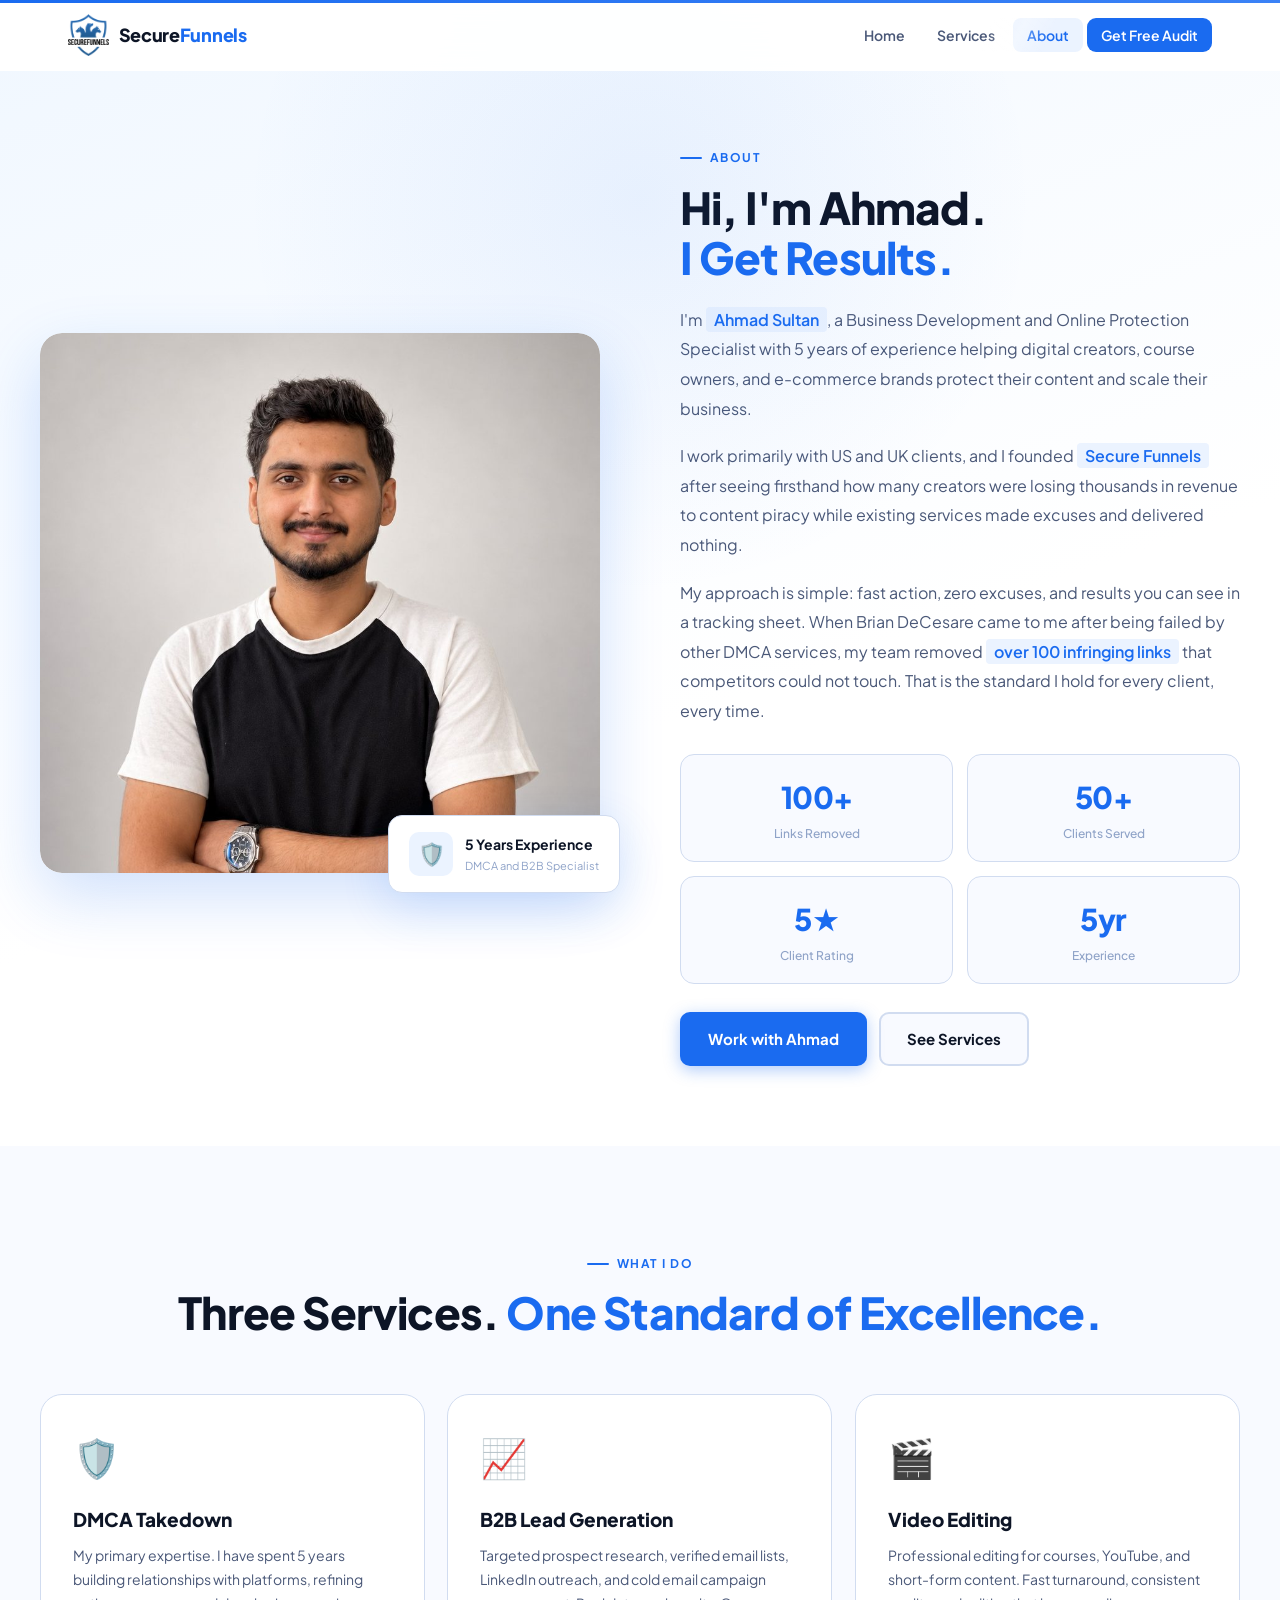
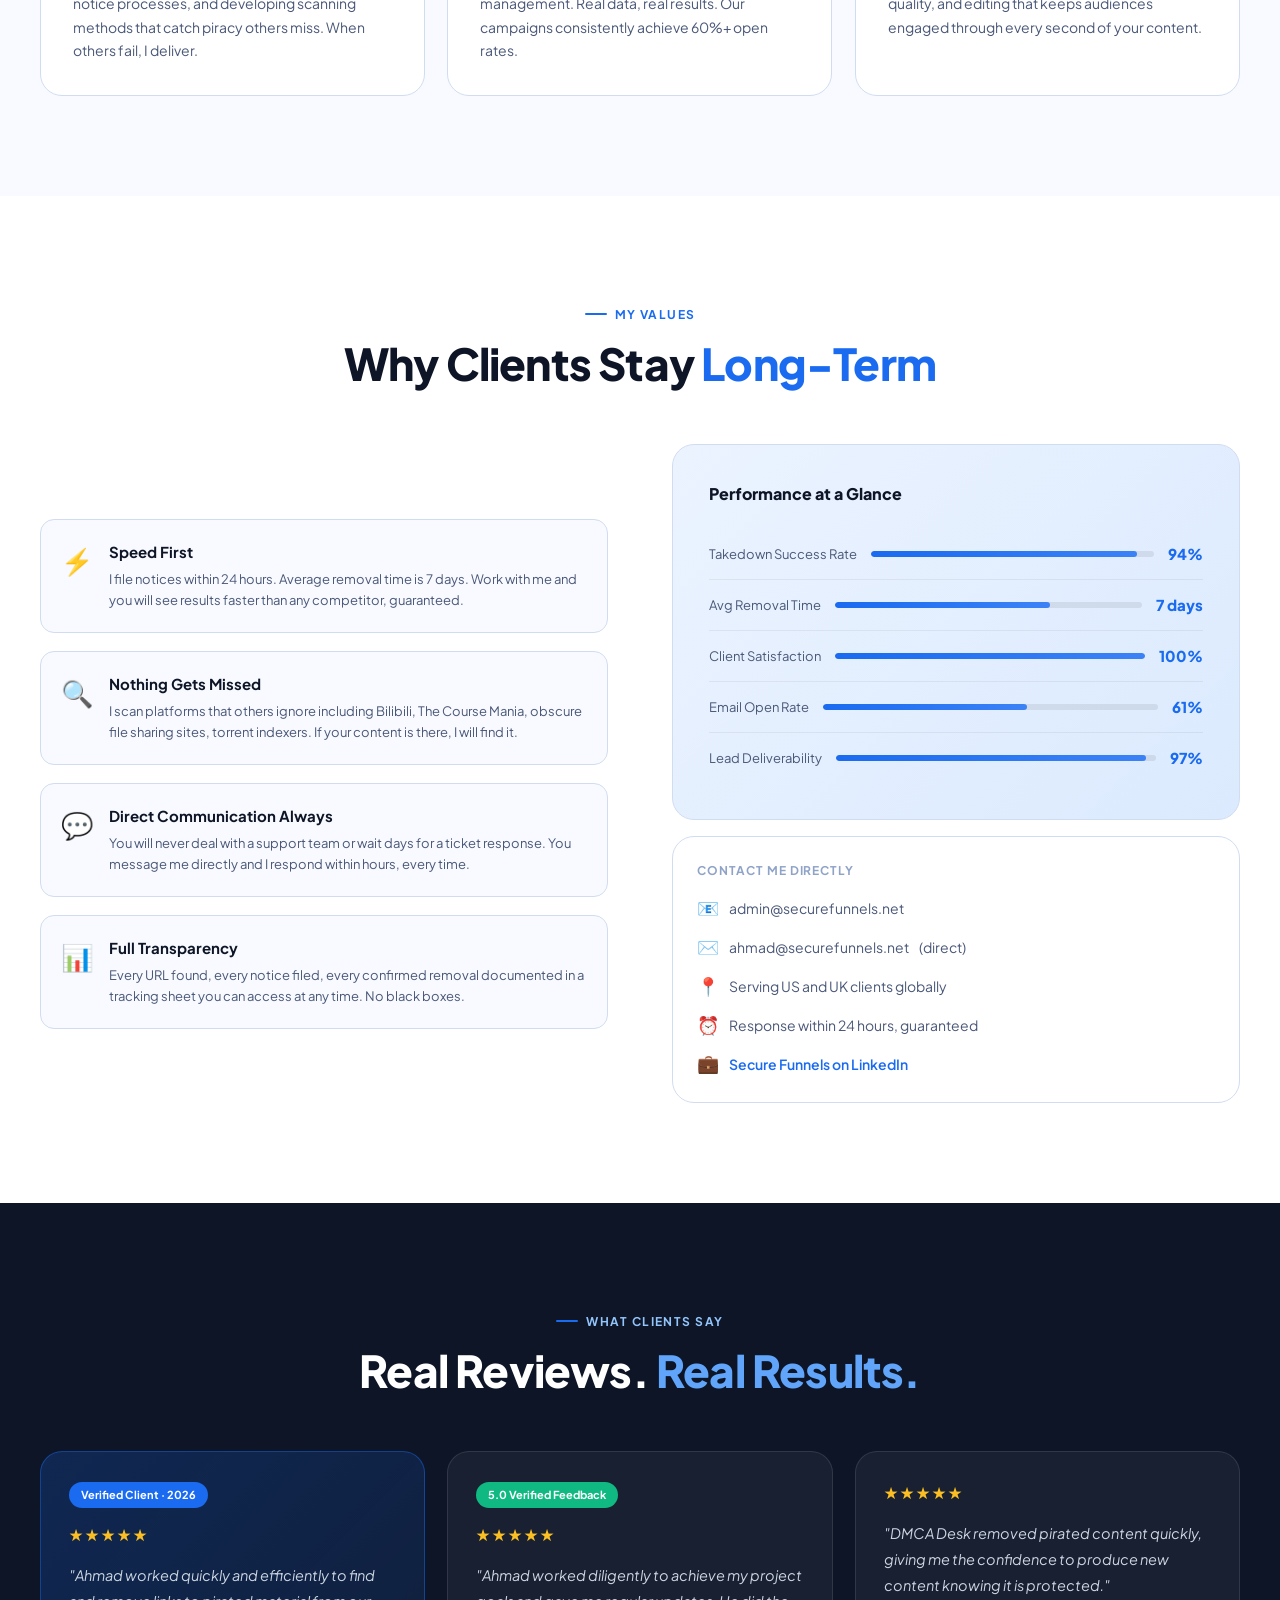
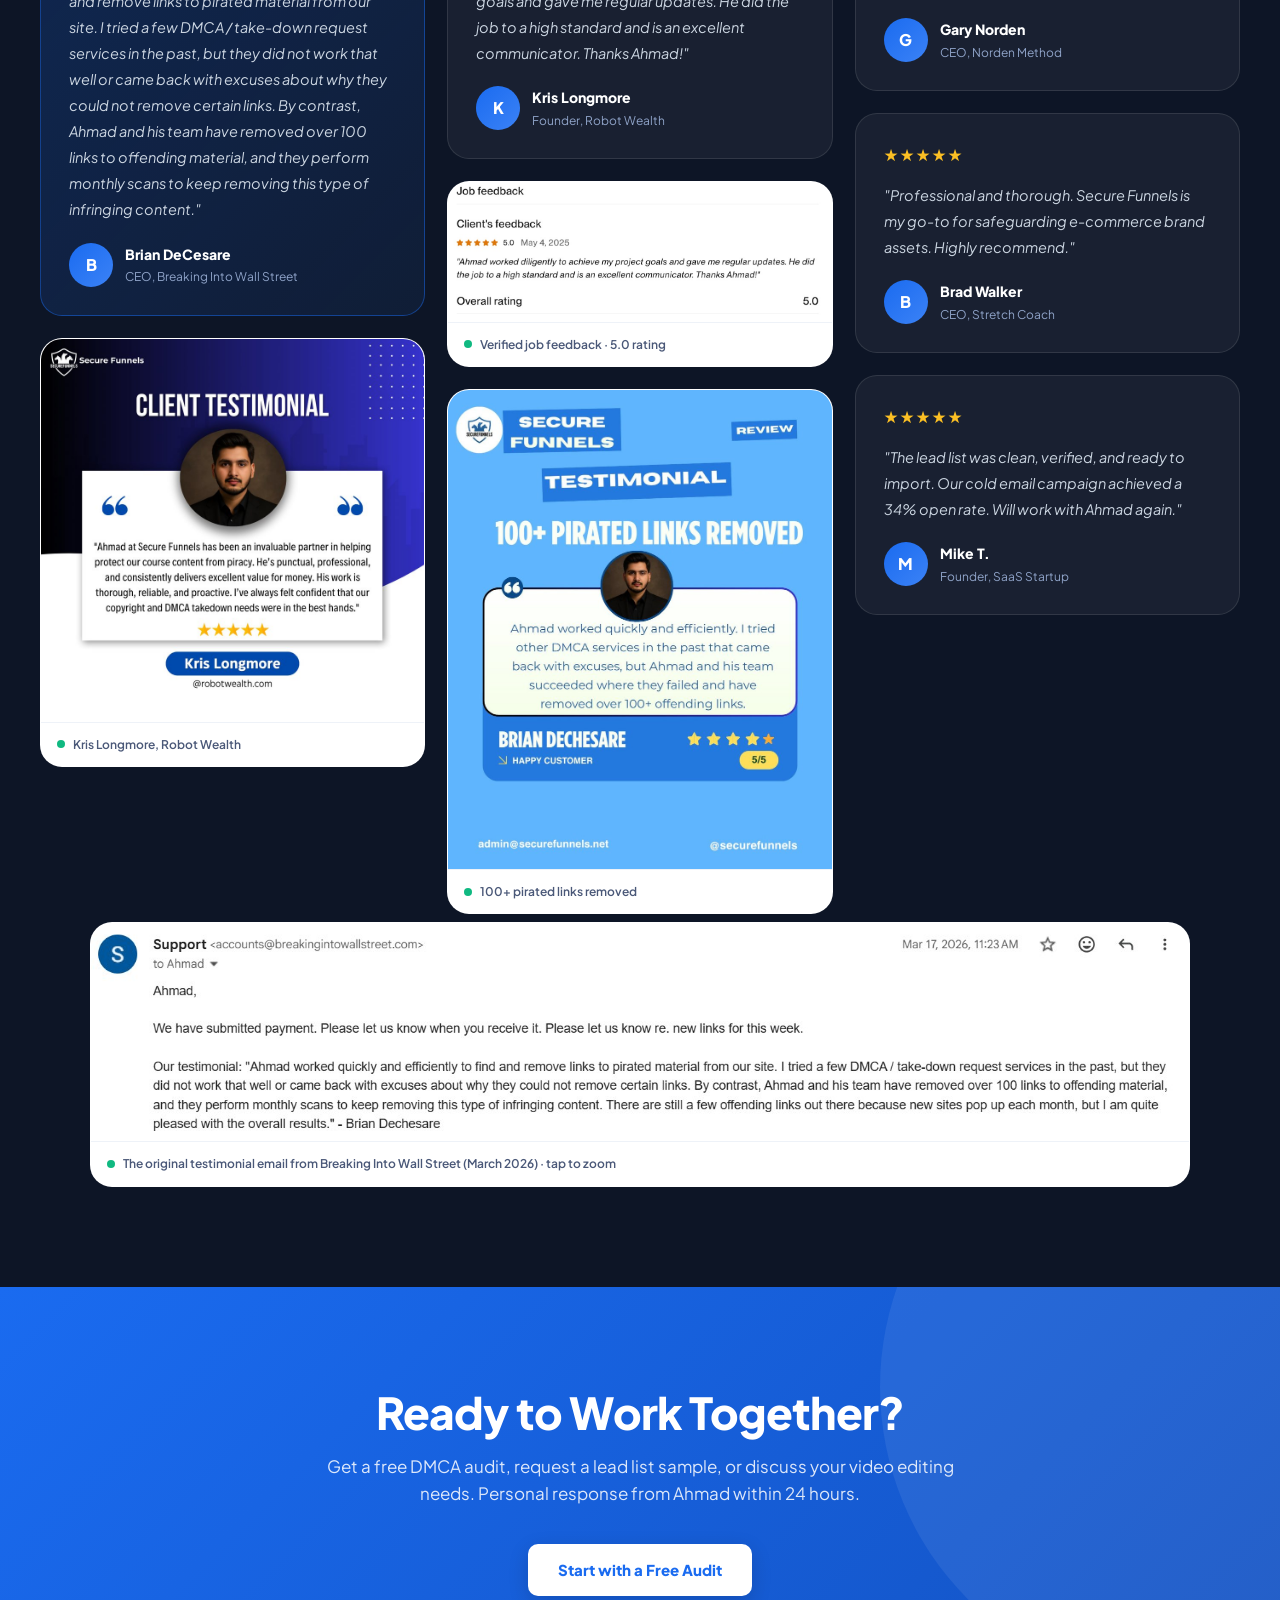
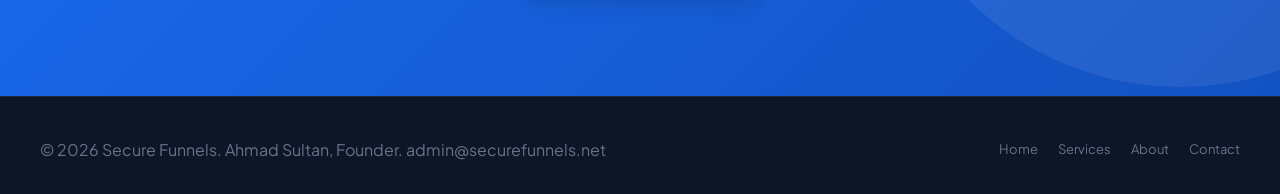
<file: about/index.html>
<!DOCTYPE html>
<html lang="en">
<head>
<meta charset="UTF-8"><meta name="viewport" content="width=device-width, initial-scale=1.0">
<title>About Ahmad Sultan | Founder, Secure Funnels</title>
<link rel="canonical" href="https://securefunnels.net/about/">
<link rel="icon" type="image/png" href="/static/img/favicon.png">
<link rel="apple-touch-icon" href="/static/img/apple-touch-icon.png">
<meta name="theme-color" content="#1A6BF0">
<meta property="og:type" content="website">
<meta property="og:site_name" content="Secure Funnels">
<meta property="og:title" content="About Ahmad Sultan | Founder, Secure Funnels">
<meta property="og:description" content="Meet Ahmad Sultan, DMCA takedown specialist and B2B outreach expert with 5 years of experience. Founder of Secure Funnels, protecting digital creators in the US and UK.">
<meta property="og:url" content="https://securefunnels.net/about/">
<meta property="og:image" content="https://securefunnels.net/static/img/og-image.jpg">
<meta name="twitter:card" content="summary_large_image">
<link rel="stylesheet" href="/static/css/extra.css">

<meta name="description" content="Meet Ahmad Sultan, DMCA takedown specialist and B2B outreach expert with 5 years of experience. Founder of Secure Funnels, protecting digital creators in the US and UK.">
<link href="https://fonts.googleapis.com/css2?family=Plus+Jakarta+Sans:wght@300;400;500;600;700;800;900&family=Lora:ital@1&display=swap" rel="stylesheet">
<style>
:root{--blue:#1A6BF0;--blue-dark:#1352C2;--blue-mid:#3B82F6;--blue-light:#EBF3FF;--gray-50:#F8FAFF;--gray-100:#EEF2F8;--gray-200:#D1DCF0;--gray-400:#8FA3C8;--gray-600:#4A5878;--gray-800:#1E2B45;--dark:#0D1526;--radius:14px;--radius-lg:22px;--shadow:0 2px 12px rgba(26,107,240,0.08);--shadow-lg:0 16px 48px rgba(26,107,240,0.16)}
*,*::before,*::after{margin:0;padding:0;box-sizing:border-box}html{scroll-behavior:smooth}body{font-family:'Plus Jakarta Sans',sans-serif;color:var(--gray-800);background:#fff;overflow-x:hidden;line-height:1.6}a{text-decoration:none;color:inherit}img{max-width:100%;height:auto;display:block}
#nav{position:fixed;top:0;left:0;right:0;z-index:1000;background:rgba(255,255,255,0.95);backdrop-filter:blur(16px);border-bottom:1px solid transparent;transition:border-color .3s,box-shadow .3s}
#nav.scrolled{border-color:var(--gray-200);box-shadow:var(--shadow)}
.nav-wrap{max-width:1200px;margin:0 auto;padding:0 28px;display:flex;align-items:center;justify-content:space-between;height:70px}
.nav-logo img{height:42px}.nav-links{display:flex;align-items:center;gap:4px;list-style:none}
.nav-links a{font-size:14px;font-weight:600;color:var(--gray-600);padding:8px 14px;border-radius:8px;transition:all .2s}
.nav-links a:hover,.nav-links a.active{color:var(--blue);background:var(--blue-light)}
.nav-cta{background:var(--blue)!important;color:white!important;border-radius:9px!important}
.hamburger{display:none;background:none;border:none;padding:8px;cursor:pointer}
.hamburger span{display:block;width:22px;height:2px;background:var(--dark);margin:5px 0;border-radius:2px;transition:all .3s}
.mobile-nav{display:none;position:fixed;top:70px;left:0;right:0;background:white;border-bottom:1px solid var(--gray-200);padding:12px 20px 20px;z-index:999;flex-direction:column;gap:4px;box-shadow:var(--shadow-lg)}
.mobile-nav.open{display:flex}.mobile-nav a{padding:12px 16px;border-radius:8px;font-weight:600;color:var(--gray-800)}
.mobile-nav .m-cta{background:var(--blue);color:white!important;text-align:center;border-radius:9px;margin-top:8px}

.label{display:inline-flex;align-items:center;gap:8px;font-size:12px;font-weight:700;text-transform:uppercase;letter-spacing:.12em;color:var(--blue);margin-bottom:14px}
.label::before{content:'';width:22px;height:2px;background:var(--blue);border-radius:1px}
h2{font-size:clamp(26px,4vw,44px);font-weight:800;color:var(--dark);letter-spacing:-0.8px;line-height:1.15}
h2 .hl{color:var(--blue)}
p.sub{font-size:16px;color:var(--gray-600);max-width:580px;margin-top:14px;line-height:1.75}
.btn{display:inline-flex;align-items:center;gap:8px;font-weight:700;font-size:15px;border-radius:10px;padding:13px 26px;transition:all .25s;border:2px solid transparent}
.btn-blue{background:var(--blue);color:white;box-shadow:0 4px 16px rgba(26,107,240,0.35)}
.btn-blue:hover{background:var(--blue-dark);transform:translateY(-2px)}

/* ABOUT HERO */
.about-hero{padding:140px 28px 80px;background:linear-gradient(160deg,#F0F7FF 0%,#FFFFFF 60%);position:relative;overflow:hidden}
.about-hero::before{content:'';position:absolute;top:-200px;left:50%;transform:translateX(-50%);width:800px;height:800px;background:radial-gradient(circle,rgba(26,107,240,0.07) 0%,transparent 70%);pointer-events:none}
.about-hero-inner{max-width:1200px;margin:0 auto;display:grid;grid-template-columns:1fr 1fr;gap:80px;align-items:center}

/* PHOTO */
.photo-wrap{position:relative}
.photo-container{border-radius:var(--radius-lg);overflow:hidden;box-shadow:0 24px 64px rgba(26,107,240,0.2)}
.photo-container img{width:100%;height:540px;object-fit:cover;object-position:center 15%;display:block;border-radius:var(--radius-lg)}
.photo-float-card{position:absolute;bottom:-20px;right:-20px;background:white;border:1.5px solid var(--gray-200);border-radius:var(--radius);padding:16px 20px;box-shadow:var(--shadow-lg);display:flex;align-items:center;gap:12px}
.float-icon{width:44px;height:44px;background:var(--blue-light);border-radius:10px;display:flex;align-items:center;justify-content:center;font-size:22px}
.float-text{font-size:14px;font-weight:700;color:var(--dark)}
.float-sub{font-size:11px;color:var(--gray-400);margin-top:2px}

/* BIO */
.bio p{font-size:16px;color:var(--gray-600);line-height:1.85;margin-bottom:18px}
.bio .highlight{background:var(--blue-light);color:var(--blue);padding:2px 8px;border-radius:4px;font-weight:600}
.bio-stats{display:grid;grid-template-columns:repeat(2,1fr);gap:14px;margin:28px 0}
.bio-stat{background:var(--gray-50);border:1.5px solid var(--gray-200);border-radius:var(--radius);padding:18px;text-align:center;transition:all .25s}
.bio-stat:hover{border-color:var(--blue);background:var(--blue-light)}
.bio-stat-num{font-size:30px;font-weight:900;color:var(--blue);letter-spacing:-0.5px}
.bio-stat-label{font-size:12px;color:var(--gray-400);margin-top:3px;font-weight:500}

/* WHAT I DO */
.what-i-do{padding:100px 28px;background:var(--gray-50)}
.wid-grid{display:grid;grid-template-columns:repeat(3,1fr);gap:22px;margin-top:56px;max-width:1200px;margin-left:auto;margin-right:auto}
.wid-card{background:white;border:1.5px solid var(--gray-200);border-radius:var(--radius-lg);padding:32px;transition:all .3s;position:relative;overflow:hidden}
.wid-card::before{content:'';position:absolute;top:0;left:0;right:0;height:4px;background:linear-gradient(90deg,var(--blue),var(--blue-mid));transform:scaleX(0);transition:transform .35s;transform-origin:left}
.wid-card:hover{border-color:var(--blue);transform:translateY(-5px);box-shadow:var(--shadow-lg)}
.wid-card:hover::before{transform:scaleX(1)}
.wid-icon{font-size:38px;margin-bottom:16px}
.wid-card h3{font-size:19px;font-weight:800;color:var(--dark);margin-bottom:10px}
.wid-card p{font-size:14px;color:var(--gray-600);line-height:1.7}

/* VALUES */
.values{padding:100px 28px}
.values-grid{display:grid;grid-template-columns:1fr 1fr;gap:64px;align-items:center;max-width:1200px;margin:56px auto 0}
.value-list{display:flex;flex-direction:column;gap:18px}
.value-item{display:flex;gap:16px;padding:20px;background:var(--gray-50);border:1.5px solid var(--gray-200);border-radius:var(--radius);transition:all .25s}
.value-item:hover{border-color:var(--blue);background:var(--blue-light)}
.value-icon{font-size:26px;flex-shrink:0}
.value-title{font-size:15px;font-weight:700;color:var(--dark);margin-bottom:5px}
.value-desc{font-size:13px;color:var(--gray-600);line-height:1.65}

.perf-box{background:linear-gradient(135deg,var(--blue-light),#DBEAFE);border:1.5px solid var(--gray-200);border-radius:var(--radius-lg);padding:36px}
.perf-title{font-size:16px;font-weight:800;color:var(--dark);margin-bottom:22px}
.perf-row{display:flex;justify-content:space-between;align-items:center;padding:13px 0;border-bottom:1px solid rgba(0,0,0,0.06)}
.perf-row:last-child{border-bottom:none}
.perf-label{font-size:13px;color:var(--gray-600)}
.perf-bar{flex:1;height:6px;background:rgba(0,0,0,0.08);border-radius:3px;margin:0 14px;overflow:hidden}
.perf-fill{height:6px;border-radius:3px;background:linear-gradient(90deg,var(--blue),var(--blue-mid))}
.perf-val{font-size:15px;font-weight:800;color:var(--blue)}

/* TESTIMONIALS */
.testi-dark{background:var(--dark);padding:100px 28px}
.tgrid{display:grid;grid-template-columns:repeat(3,1fr);gap:20px;margin-top:56px;max-width:1200px;margin-left:auto;margin-right:auto}
.tc{background:rgba(255,255,255,0.05);border:1px solid rgba(255,255,255,0.1);border-radius:var(--radius-lg);padding:28px;transition:all .3s}
.tc:hover{background:rgba(255,255,255,0.08);transform:translateY(-3px)}
.tc.feat{background:linear-gradient(135deg,rgba(26,107,240,0.2),rgba(59,130,246,0.1));border-color:rgba(26,107,240,0.4)}
.new-badge{display:inline-flex;align-items:center;gap:5px;background:rgba(26,107,240,0.2);border:1px solid rgba(26,107,240,0.3);color:#93C5FD;font-size:11px;font-weight:700;padding:4px 12px;border-radius:20px;margin-bottom:12px}
.stars{color:#FBBF24;font-size:15px;letter-spacing:2px;margin-bottom:14px}
.tq{font-family:'Lora',serif;font-size:14px;color:#CBD5E1;line-height:1.85;margin-bottom:18px;font-style:italic}
.tc.feat .tq{color:#E2E8F0}
.ta{display:flex;align-items:center;gap:12px}
.av{width:44px;height:44px;border-radius:50%;background:linear-gradient(135deg,var(--blue),var(--blue-mid));display:flex;align-items:center;justify-content:center;color:white;font-weight:800;font-size:16px;flex-shrink:0}
.an{font-weight:700;font-size:14px;color:white}
.at{font-size:12px;color:var(--gray-400);margin-top:2px}
.testi-img-card{border-radius:var(--radius-lg);overflow:hidden}
.testi-img-card img{width:100%;height:auto;transition:transform .3s;display:block}
.testi-img-card:hover img{transform:scale(1.02)}

.cta-section{padding:100px 28px;text-align:center;background:linear-gradient(135deg,var(--blue) 0%,var(--blue-dark) 100%);position:relative;overflow:hidden}
.cta-section::before{content:'';position:absolute;top:-200px;right:-200px;width:600px;height:600px;background:rgba(255,255,255,0.07);border-radius:50%}
.cta-inner{max-width:640px;margin:0 auto;position:relative;z-index:1}
.cta-section h2{color:white;margin-bottom:16px}
.cta-section p{color:rgba(255,255,255,.85);font-size:17px;margin-bottom:36px}
.btn-white{display:inline-flex;align-items:center;gap:8px;background:white;color:var(--blue);font-weight:800;font-size:15px;padding:14px 30px;border-radius:10px;box-shadow:0 6px 20px rgba(0,0,0,.15);transition:all .2s}
.btn-white:hover{transform:translateY(-2px)}

footer{background:var(--dark);color:#64748B;padding:40px 28px 32px;border-top:1px solid rgba(255,255,255,0.07)}
.footer-inner{max-width:1200px;margin:0 auto;display:flex;justify-content:space-between;align-items:center;flex-wrap:wrap;gap:20px}
.footer-links{display:flex;gap:20px}.footer-links a{font-size:13px;color:#64748B;transition:color .2s}.footer-links a:hover{color:white}

.reveal{opacity:0;transform:translateY(30px);transition:opacity .7s ease,transform .7s ease}
.reveal.visible{opacity:1;transform:translateY(0)}
.reveal-left{opacity:0;transform:translateX(-40px);transition:opacity .7s ease,transform .7s ease}
.reveal-left.visible{opacity:1;transform:translateX(0)}
.reveal-right{opacity:0;transform:translateX(40px);transition:opacity .7s ease,transform .7s ease}
.reveal-right.visible{opacity:1;transform:translateX(0)}

@keyframes float{0%,100%{transform:translateY(0)}50%{transform:translateY(-12px)}}
.floating{animation:float 5s ease-in-out infinite}

@media(max-width:1024px){.about-hero-inner,.values-grid{grid-template-columns:1fr;gap:48px}.tgrid,.wid-grid{grid-template-columns:1fr}}
@media(max-width:768px){.nav-links{display:none}.hamburger{display:block}.photo-float-card{right:0;bottom:-10px}.photo-container img{height:420px}.bio-stats{grid-template-columns:1fr 1fr}}

/* ═══════════════════════════════════════
   PREMIUM ANIMATIONS SYSTEM v2
   Smooth on mobile, tablet, desktop
   ═══════════════════════════════════════ */

/* Particle canvas background */
#particle-canvas {
  position: fixed; top: 0; left: 0;
  width: 100%; height: 100%;
  pointer-events: none;
  z-index: 0;
  opacity: 0.35;
}

/* Stagger reveal system */
.s-reveal {
  opacity: 0;
  transform: translateY(30px);
  transition: opacity 0.7s ease, transform 0.7s ease;
}
.s-reveal.in, .js-loaded .s-reveal { opacity: 1; transform: translateY(0); }
.s-reveal-left {
  opacity: 0; transform: translateX(-30px);
  transition: opacity 0.7s ease, transform 0.7s ease;
}
.s-reveal-left.in { opacity: 1 !important; transform: translateX(0) !important; }
.s-reveal-right {
  opacity: 0; transform: translateX(30px);
  transition: opacity 0.7s ease, transform 0.7s ease;
}
.s-reveal-right.in { opacity: 1 !important; transform: translateX(0) !important; }
.s-reveal-scale {
  opacity: 0; transform: scale(0.92);
  transition: opacity 0.6s ease, transform 0.6s ease;
}
.s-reveal-scale.in { opacity: 1 !important; transform: scale(1) !important; }
/* FALLBACK: if JS fails, show everything */
.no-js .s-reveal, .no-js .s-reveal-left, .no-js .s-reveal-right, .no-js .s-reveal-scale {
  opacity: 1 !important; transform: none !important;
}

/* Stagger delays */
.sd-1 { transition-delay: 0.08s; }
.sd-2 { transition-delay: 0.16s; }
.sd-3 { transition-delay: 0.24s; }
.sd-4 { transition-delay: 0.32s; }
.sd-5 { transition-delay: 0.40s; }

/* Shimmer loader on cards */
@keyframes shimmer {
  0% { background-position: -200% 0; }
  100% { background-position: 200% 0; }
}

/* Magnetic hover effect on buttons */
.btn-magnetic {
  transition: transform 0.2s cubic-bezier(0.34,1.56,0.64,1),
              box-shadow 0.2s ease !important;
}

/* Typing cursor blink */
@keyframes blink { 0%,100%{opacity:1} 50%{opacity:0} }
.typing-cursor::after {
  content: '|';
  animation: blink 1s step-end infinite;
  color: var(--blue, #1A6BF0);
  font-weight: 300;
  margin-left: 2px;
}

/* Number count animation */
@keyframes countPop {
  0%   { transform: scale(1); }
  50%  { transform: scale(1.12); }
  100% { transform: scale(1); }
}
.count-pop { animation: countPop 0.4s ease; }

/* Smooth page entrance */
@keyframes pageEnter {
  from { opacity: 0; transform: translateY(16px); }
  to   { opacity: 1; transform: translateY(0); }
}
body > *:not(#particle-canvas) {
  animation: pageEnter 0.5s ease both;
}

/* Card tilt effect (desktop only) */
@media (hover: hover) {
  .tilt-card {
    transition: transform 0.15s ease, box-shadow 0.15s ease;
    will-change: transform;
  }
}

/* Gradient text animation */
@keyframes gradientShift {
  0%   { background-position: 0% 50%; }
  50%  { background-position: 100% 50%; }
  100% { background-position: 0% 50%; }
}
.gradient-text {
  background: linear-gradient(135deg, #1A6BF0, #3B82F6, #1352C2, #1A6BF0);
  background-size: 300% 300%;
  -webkit-background-clip: text;
  -webkit-text-fill-color: transparent;
  background-clip: text;
  animation: gradientShift 4s ease infinite;
}

/* Pulse ring around CTA button */
@keyframes pulseRing {
  0%   { transform: scale(1); opacity: 0.6; }
  100% { transform: scale(1.5); opacity: 0; }
}
.btn-pulse-wrap {
  position: relative; display: inline-block;
}
.btn-pulse-wrap::before {
  content: '';
  position: absolute; inset: -4px;
  border-radius: inherit;
  border: 2px solid rgba(26,107,240,0.5);
  animation: pulseRing 2s ease-out infinite;
  pointer-events: none;
}

/* Line draw animation for section dividers */
@keyframes lineDraw {
  from { width: 0; } to { width: 100%; }
}
.line-draw {
  height: 2px; background: linear-gradient(90deg, var(--blue,#1A6BF0), transparent);
  animation: lineDraw 1.2s ease both;
  transform-origin: left;
}

/* Floating badge animation */
@keyframes floatBadge {
  0%,100% { transform: translateY(0) rotate(-1deg); }
  50%      { transform: translateY(-8px) rotate(1deg); }
}
.float-badge {
  animation: floatBadge 4s ease-in-out infinite;
}

/* Stats counter pop */
.stat-num-anim {
  display: inline-block;
  transition: transform 0.3s ease;
}

/* Smooth scroll progress bar */
#scroll-progress {
  position: fixed; top: 0; left: 0; right: 0;
  height: 3px;
  background: linear-gradient(90deg, #1A6BF0, #3B82F6);
  z-index: 9999;
  transform-origin: left;
  transform: scaleX(0);
  transition: transform 0.1s linear;
}

/* Mobile optimizations */
@media (max-width: 768px) {
  .s-reveal, .s-reveal-left, .s-reveal-right {
    transform: translateY(20px) !important;
    transition-duration: 0.5s !important;
  }
  .s-reveal-left, .s-reveal-right {
    transform: translateY(20px) !important;
  }
  #particle-canvas { opacity: 0.15; }
}

/* Reduce motion for accessibility */
@media (prefers-reduced-motion: reduce) {
  *, *::before, *::after {
    animation-duration: 0.01ms !important;
    transition-duration: 0.01ms !important;
  }
}

</style>
<!-- Google Analytics -->
<script async src="https://www.googletagmanager.com/gtag/js?id=G-55MFRMV5G6"></script>
<script>
  window.dataLayer = window.dataLayer || [];
  function gtag(){dataLayer.push(arguments);}
  gtag('js', new Date());
  gtag('config', 'G-55MFRMV5G6');
</script>
<!-- Meta Pixel Code -->
<script>
!function(f,b,e,v,n,t,s)
{if(f.fbq)return;n=f.fbq=function(){n.callMethod?
n.callMethod.apply(n,arguments):n.queue.push(arguments)};
if(!f._fbq)f._fbq=n;n.push=n;n.loaded=!0;n.version='2.0';
n.queue=[];t=b.createElement(e);t.async=!0;
t.src=v;s=b.getElementsByTagName(e)[0];
s.parentNode.insertBefore(t,s)}(window, document,'script',
'https://connect.facebook.net/en_US/fbevents.js');
fbq('init', '2196007570863775');
fbq('track', 'PageView');
</script>
<noscript><img height="1" width="1" style="display:none"
src="https://www.facebook.com/tr?id=2196007570863775&ev=PageView&noscript=1"
/></noscript>
<!-- End Meta Pixel Code -->
<script>try{var p=new URLSearchParams(location.search),o={};['utm_source','utm_medium','utm_campaign','utm_content','fbclid'].forEach(function(k){if(p.get(k))o[k]=p.get(k)});if(Object.keys(o).length)sessionStorage.setItem('sf_utm',JSON.stringify(o));}catch(e){}</script>
</head>
<body>
<nav id="nav">
  <div class="nav-wrap">
    <a href="/" class="brand nav-logo" aria-label="Secure Funnels home"><img src="/static/img/logo.png" alt="Secure Funnels logo" width="42" height="44"><span class="brand-name">Secure<b>Funnels</b></span></a>
    <ul class="nav-links">
      <li><a href="/">Home</a></li><li><a href="/services/">Services</a></li>
      <li><a href="/about/" class="active">About</a></li>
      <li><a href="/contact/" class="nav-cta">Get Free Audit</a></li>
    </ul>
    <button class="hamburger" id="ham"><span></span><span></span><span></span></button>
  </div>
</nav>
<div class="mobile-nav" id="mobileNav">
  <a href="/">Home</a><a href="/services/">Services</a><a href="/about/" class="active">About</a>
  <a href="/contact/" class="m-cta">Get Free Audit</a>
</div>

<!-- ABOUT HERO -->
<section class="about-hero">
  <div class="about-hero-inner">
    <div class="s-reveal-left">
      <div class="photo-wrap floating">
        <div class="photo-container">
          <img src="/static/img/ahmad_casual.jpg" alt="Ahmad Sultan, Founder of Secure Funnels" width="900" height="1124">
        </div>
        <div class="photo-float-card float-badge">
          <div class="float-icon">🛡️</div>
          <div>
            <div class="float-text">5 Years Experience</div>
            <div class="float-sub">DMCA and B2B Specialist</div>
          </div>
        </div>
      </div>
    </div>
    <div class="bio s-reveal-right">
      <div class="label">About</div>
      <h2>Hi, I'm Ahmad.<br><span class="hl">I Get Results.</span></h2>
      <div style="margin-top:22px">
        <p>I'm <span class="highlight">Ahmad Sultan</span>, a Business Development and Online Protection Specialist with 5 years of experience helping digital creators, course owners, and e-commerce brands protect their content and scale their business.</p>
        <p>I work primarily with US and UK clients, and I founded <span class="highlight">Secure Funnels</span> after seeing firsthand how many creators were losing thousands in revenue to content piracy while existing services made excuses and delivered nothing.</p>
        <p>My approach is simple: fast action, zero excuses, and results you can see in a tracking sheet. When Brian DeCesare came to me after being failed by other DMCA services, my team removed <span class="highlight">over 100 infringing links</span> that competitors could not touch. That is the standard I hold for every client, every time.</p>
      </div>
      <div class="bio-stats">
        <div class="bio-stat"><div class="bio-stat-num">100+</div><div class="bio-stat-label">Links Removed</div></div>
        <div class="bio-stat"><div class="bio-stat-num">50+</div><div class="bio-stat-label">Clients Served</div></div>
        <div class="bio-stat"><div class="bio-stat-num">5★</div><div class="bio-stat-label">Client Rating</div></div>
        <div class="bio-stat"><div class="bio-stat-num">5yr</div><div class="bio-stat-label">Experience</div></div>
      </div>
      <div style="display:flex;gap:12px;flex-wrap:wrap">
        <a href="/contact/" class="btn btn-blue btn-magnetic">Work with Ahmad</a>
        <a href="/services/" class="btn" style="background:var(--gray-50);color:var(--dark);border-color:var(--gray-200)">See Services</a>
      </div>
    </div>
  </div>
</section>

<!-- WHAT I DO -->
<section class="what-i-do">
  <div style="max-width:1200px;margin:0 auto;text-align:center">
    <div class="label reveal" style="justify-content:center">What I Do</div>
    <h2 class="s-reveal">Three Services. <span class="hl">One Standard of Excellence.</span></h2>
  </div>
  <div class="wid-grid">
    <div class="wid-card tilt-card s-reveal">
      <div class="wid-icon">🛡️</div>
      <h3>DMCA Takedown</h3>
      <p>My primary expertise. I have spent 5 years building relationships with platforms, refining notice processes, and developing scanning methods that catch piracy others miss. When others fail, I deliver.</p>
    </div>
    <div class="wid-card tilt-card s-reveal" style="transition-delay:.1s">
      <div class="wid-icon">📈</div>
      <h3>B2B Lead Generation</h3>
      <p>Targeted prospect research, verified email lists, LinkedIn outreach, and cold email campaign management. Real data, real results. Our campaigns consistently achieve 60%+ open rates.</p>
    </div>
    <div class="wid-card tilt-card s-reveal" style="transition-delay:.2s">
      <div class="wid-icon">🎬</div>
      <h3>Video Editing</h3>
      <p>Professional editing for courses, YouTube, and short-form content. Fast turnaround, consistent quality, and editing that keeps audiences engaged through every second of your content.</p>
    </div>
  </div>
</section>

<!-- VALUES and PERFORMANCE -->
<section class="values">
  <div style="max-width:1200px;margin:0 auto;text-align:center">
    <div class="label reveal" style="justify-content:center">My Values</div>
    <h2 class="s-reveal">Why Clients Stay <span class="hl">Long-Term</span></h2>
  </div>
  <div class="values-grid">
    <div class="value-list s-reveal-left">
      <div class="value-item">
        <div class="value-icon">⚡</div>
        <div>
          <div class="value-title">Speed First</div>
          <div class="value-desc">I file notices within 24 hours. Average removal time is 7 days. Work with me and you will see results faster than any competitor, guaranteed.</div>
        </div>
      </div>
      <div class="value-item">
        <div class="value-icon">🔍</div>
        <div>
          <div class="value-title">Nothing Gets Missed</div>
          <div class="value-desc">I scan platforms that others ignore including Bilibili, The Course Mania, obscure file sharing sites, torrent indexers. If your content is there, I will find it.</div>
        </div>
      </div>
      <div class="value-item">
        <div class="value-icon">💬</div>
        <div>
          <div class="value-title">Direct Communication Always</div>
          <div class="value-desc">You will never deal with a support team or wait days for a ticket response. You message me directly and I respond within hours, every time.</div>
        </div>
      </div>
      <div class="value-item">
        <div class="value-icon">📊</div>
        <div>
          <div class="value-title">Full Transparency</div>
          <div class="value-desc">Every URL found, every notice filed, every confirmed removal documented in a tracking sheet you can access at any time. No black boxes.</div>
        </div>
      </div>
    </div>
    <div class="s-reveal-right">
      <div class="perf-box">
        <div class="perf-title">Performance at a Glance</div>
        <div class="perf-row"><span class="perf-label">Takedown Success Rate</span><div class="perf-bar"><div class="perf-fill" style="width:94%"></div></div><span class="perf-val">94%</span></div>
        <div class="perf-row"><span class="perf-label">Avg Removal Time</span><div class="perf-bar"><div class="perf-fill" style="width:70%"></div></div><span class="perf-val">7 days</span></div>
        <div class="perf-row"><span class="perf-label">Client Satisfaction</span><div class="perf-bar"><div class="perf-fill" style="width:100%"></div></div><span class="perf-val">100%</span></div>
        <div class="perf-row"><span class="perf-label">Email Open Rate</span><div class="perf-bar"><div class="perf-fill" style="width:61%"></div></div><span class="perf-val">61%</span></div>
        <div class="perf-row"><span class="perf-label">Lead Deliverability</span><div class="perf-bar"><div class="perf-fill" style="width:97%"></div></div><span class="perf-val">97%</span></div>
      </div>
      <div style="background:white;border:1.5px solid var(--gray-200);border-radius:var(--radius-lg);padding:24px;margin-top:16px">
        <div style="font-size:12px;font-weight:700;color:var(--gray-400);text-transform:uppercase;letter-spacing:.08em;margin-bottom:14px">Contact Me Directly</div>
        <div style="display:flex;flex-direction:column;gap:10px">
          <div style="display:flex;align-items:center;gap:10px;font-size:14px;color:var(--gray-600)"><span style="font-size:18px">📧</span> <a class="mail" href="mailto:admin@securefunnels.net">admin@securefunnels.net</a></div>
          <div style="display:flex;align-items:center;gap:10px;font-size:14px;color:var(--gray-600)"><span style="font-size:18px">✉️</span> <a class="mail" href="mailto:ahmad@securefunnels.net">ahmad@securefunnels.net</a> (direct)</div>
          <div style="display:flex;align-items:center;gap:10px;font-size:14px;color:var(--gray-600)"><span style="font-size:18px">📍</span> Serving US and UK clients globally</div>
          <div style="display:flex;align-items:center;gap:10px;font-size:14px;color:var(--gray-600)"><span style="font-size:18px">⏰</span> Response within 24 hours, guaranteed</div>
          <a href="https://www.linkedin.com/company/107923376/" target="_blank" rel="noopener" style="display:flex;align-items:center;gap:10px;font-size:14px;color:var(--blue);font-weight:600"><span style="font-size:18px">💼</span> Secure Funnels on LinkedIn</a>
        </div>
      </div>
    </div>
  </div>
</section>

<!-- TESTIMONIALS -->
<section class="testi-dark dark">
  <div style="max-width:1200px;margin:0 auto;text-align:center">
    <div class="label reveal" style="justify-content:center;color:#93C5FD">What Clients Say</div>
    <h2 class="s-reveal" style="color:white">Real Reviews. <span style="color:#60A5FA">Real Results.</span></h2>
  </div>
  <div class="reviews-wall">
      <div class="rv featured">
        <div class="rv-badge">Verified Client · 2026</div>
        <div class="stars">★★★★★</div>
        <p class="rv-quote">"Ahmad worked quickly and efficiently to find and remove links to pirated material from our site. I tried a few DMCA / take-down request services in the past, but they did not work that well or came back with excuses about why they could not remove certain links. By contrast, Ahmad and his team have removed over 100 links to offending material, and they perform monthly scans to keep removing this type of infringing content."</p>
        <div class="rv-author"><div class="rv-avatar">B</div><div><div class="rv-name">Brian DeCesare</div><div class="rv-role">CEO, Breaking Into Wall Street</div></div></div>
      </div>
      <figure class="rv-shot">
        <img data-zoom="/static/img/kris_testimonial.jpg" src="/static/img/kris_testimonial.jpg" alt="Kris Longmore of Robot Wealth testimonial for Secure Funnels" loading="lazy" width="900" height="900">
        <figcaption><span class="dot"></span>Kris Longmore, Robot Wealth</figcaption>
      </figure>
      <div class="rv">
        <div class="rv-badge green">5.0 Verified Feedback</div>
        <div class="stars">★★★★★</div>
        <p class="rv-quote">"Ahmad worked diligently to achieve my project goals and gave me regular updates. He did the job to a high standard and is an excellent communicator. Thanks Ahmad!"</p>
        <div class="rv-author"><div class="rv-avatar">K</div><div><div class="rv-name">Kris Longmore</div><div class="rv-role">Founder, Robot Wealth</div></div></div>
      </div>
      <figure class="rv-shot">
        <img data-zoom="/static/img/kris_feedback.jpg" src="/static/img/kris_feedback.jpg" alt="Kris Longmore verified 5.0 job feedback" loading="lazy" width="1065" height="388">
        <figcaption><span class="dot"></span>Verified job feedback · 5.0 rating</figcaption>
      </figure>
      <figure class="rv-shot">
        <img data-zoom="/static/img/brian_testimonial.jpg" src="/static/img/brian_testimonial.jpg" alt="Brian DeCesare testimonial, 100+ pirated links removed" loading="lazy" width="900" height="1125">
        <figcaption><span class="dot"></span>100+ pirated links removed</figcaption>
      </figure>
      <div class="rv">
        <div class="stars">★★★★★</div>
        <p class="rv-quote">"DMCA Desk removed pirated content quickly, giving me the confidence to produce new content knowing it is protected."</p>
        <div class="rv-author"><div class="rv-avatar">G</div><div><div class="rv-name">Gary Norden</div><div class="rv-role">CEO, Norden Method</div></div></div>
      </div>
      <div class="rv">
        <div class="stars">★★★★★</div>
        <p class="rv-quote">"Professional and thorough. Secure Funnels is my go-to for safeguarding e-commerce brand assets. Highly recommend."</p>
        <div class="rv-author"><div class="rv-avatar">B</div><div><div class="rv-name">Brad Walker</div><div class="rv-role">CEO, Stretch Coach</div></div></div>
      </div>
      <div class="rv">
        <div class="stars">★★★★★</div>
        <p class="rv-quote">"The lead list was clean, verified, and ready to import. Our cold email campaign achieved a 34% open rate. Will work with Ahmad again."</p>
        <div class="rv-author"><div class="rv-avatar">M</div><div><div class="rv-name">Mike T.</div><div class="rv-role">Founder, SaaS Startup</div></div></div>
      </div>
    </div>
    <figure class="rv-shot" style="max-width:1100px;margin:8px auto 0">
      <img src="/static/img/brian_email.jpg" data-zoom="/static/img/brian_email.jpg" alt="Original testimonial email from Breaking Into Wall Street" loading="lazy" width="1519" height="302">
      <figcaption><span class="dot"></span>The original testimonial email from Breaking Into Wall Street (March 2026) · tap to zoom</figcaption>
    </figure>
</section>

<div class="cta-section">
  <div class="cta-inner s-reveal">
    <h2>Ready to Work Together?</h2>
    <p>Get a free DMCA audit, request a lead list sample, or discuss your video editing needs. Personal response from Ahmad within 24 hours.</p>
    <a href="/contact/" class="btn-white btn-magnetic">Start with a Free Audit</a>
  </div>
</div>

<footer>
  <div class="footer-inner">
    <div class="footer-copy">© 2026 Secure Funnels. Ahmad Sultan, Founder. <a class="mail" href="mailto:admin@securefunnels.net">admin@securefunnels.net</a></div>
    <div class="footer-links">
      <a href="/">Home</a><a href="/services/">Services</a>
      <a href="/about/">About</a><a href="/contact/">Contact</a>
    </div>
  </div>
</footer>

<script>
window.addEventListener('scroll',()=>{document.getElementById('nav').classList.toggle('scrolled',window.scrollY>20)})
const ham=document.getElementById('ham'),mob=document.getElementById('mobileNav')
ham.addEventListener('click',()=>{
  mob.classList.toggle('open')
  const s=ham.querySelectorAll('span')
  if(mob.classList.contains('open')){s[0].style.transform='rotate(45deg) translate(5px,5px)';s[1].style.opacity='0';s[2].style.transform='rotate(-45deg) translate(5px,-5px)'}
  else{s[0].style.transform='';s[1].style.opacity='';s[2].style.transform=''}
})
const ro=new IntersectionObserver(entries=>{entries.forEach(e=>{if(e.isIntersecting){e.target.classList.add('visible');ro.unobserve(e.target)}})},{threshold:0.08,rootMargin:'0px 0px -40px 0px'})
document.querySelectorAll('.reveal,.reveal-left,.reveal-right').forEach(el=>ro.observe(el))
setTimeout(function(){document.querySelectorAll('.reveal,.reveal-left,.reveal-right,.s-reveal,.s-reveal-left,.s-reveal-right').forEach(function(el){el.classList.add('visible');el.classList.add('in')})},600)
</script>

<div id="scroll-progress" style="position:fixed;top:0;left:0;right:0;height:3px;background:linear-gradient(90deg,#1A6BF0,#3B82F6);z-index:9999;transform-origin:left;transform:scaleX(0);transition:transform 0.1s linear"></div>

<script>
(function() {
  'use strict';

  // ── GUARANTEED: show all content after 400ms no matter what
  document.body.classList.add('js-ready');
  setTimeout(function() {
    document.body.classList.add('show-all');
    document.querySelectorAll('.s-reveal,.s-reveal-left,.s-reveal-right,.s-reveal-scale').forEach(function(el) {
      el.style.opacity = '1';
      el.style.transform = 'none';
    });
  }, 400);

  // ── SCROLL PROGRESS BAR
  var prog = document.getElementById('scroll-progress');
  window.addEventListener('scroll', function() {
    var max = document.documentElement.scrollHeight - window.innerHeight;
    var pct = max > 0 ? window.scrollY / max : 0;
    if (prog) prog.style.transform = 'scaleX(' + pct + ')';
  }, { passive: true });

  // ── NAV scroll
  var nav = document.getElementById('nav');
  if (nav) {
    window.addEventListener('scroll', function() {
      nav.classList.toggle('scrolled', window.scrollY > 30);
    }, { passive: true });
  }

  // ── INTERSECTION OBSERVER for reveal animations
  if ('IntersectionObserver' in window) {
    var ro = new IntersectionObserver(function(entries) {
      entries.forEach(function(e) {
        if (e.isIntersecting) {
          e.target.classList.add('in');
          e.target.style.opacity = '1';
          e.target.style.transform = 'none';
          ro.unobserve(e.target);
        }
      });
    }, { threshold: 0.05, rootMargin: '0px 0px -30px 0px' });
    document.querySelectorAll('.s-reveal,.s-reveal-left,.s-reveal-right,.s-reveal-scale').forEach(function(el) {
      ro.observe(el);
    });
  }

  // ── PARTICLE CANVAS
  try {
    var canvas = document.createElement('canvas');
    canvas.id = 'particle-canvas';
    canvas.style.cssText = 'position:fixed;top:0;left:0;width:100%;height:100%;pointer-events:none;z-index:0;opacity:0.2';
    document.body.insertBefore(canvas, document.body.firstChild);
    var ctx = canvas.getContext('2d');
    var W, H, particles = [];
    var isMobile = window.innerWidth < 768;
    var NUM = isMobile ? 12 : 28;
    function resize() { W = canvas.width = window.innerWidth; H = canvas.height = window.innerHeight; }
    resize();
    window.addEventListener('resize', resize, { passive: true });
    for (var i = 0; i < NUM; i++) {
      particles.push({ x: Math.random()*W, y: Math.random()*H, r: Math.random()*1.5+0.3, dx: (Math.random()-0.5)*0.25, dy: -(Math.random()*0.3+0.1), o: Math.random()*0.35+0.05 });
    }
    function drawP() {
      ctx.clearRect(0,0,W,H);
      particles.forEach(function(p) {
        ctx.beginPath(); ctx.arc(p.x,p.y,p.r,0,Math.PI*2);
        ctx.fillStyle='rgba(26,107,240,'+p.o+')'; ctx.fill();
        p.x+=p.dx; p.y+=p.dy;
        if(p.y<-5){p.y=H+5;p.x=Math.random()*W;}
        if(p.x<0)p.x=W; if(p.x>W)p.x=0;
      });
      requestAnimationFrame(drawP);
    }
    drawP();
  } catch(e) {}

  // ── COUNTER ANIMATION
  function animCount(el) {
    var target = parseFloat(el.dataset.count);
    if (isNaN(target)) return;
    var suffix = el.dataset.suffix || '';
    var dur = 1400, start = performance.now();
    var isInt = Number.isInteger(target);
    function step(now) {
      var pct = Math.min((now-start)/dur, 1);
      var ease = 1 - Math.pow(1-pct, 3);
      var val = target * ease;
      el.textContent = (isInt ? Math.floor(val) : val.toFixed(1)) + suffix;
      if (pct < 1) requestAnimationFrame(step);
      else el.textContent = (isInt ? target : target.toFixed(1)) + suffix;
    }
    requestAnimationFrame(step);
  }
  if ('IntersectionObserver' in window) {
    var co = new IntersectionObserver(function(entries) {
      entries.forEach(function(e) {
        if (e.isIntersecting && e.target.dataset.count) {
          animCount(e.target); co.unobserve(e.target);
        }
      });
    }, { threshold: 0.5 });
    document.querySelectorAll('[data-count]').forEach(function(el) { co.observe(el); });
  }

  // ── MAGNETIC BUTTONS (desktop)
  if (window.matchMedia('(hover:hover)').matches) {
    document.querySelectorAll('.btn-magnetic').forEach(function(btn) {
      btn.addEventListener('mousemove', function(e) {
        var r = btn.getBoundingClientRect();
        var x = e.clientX - r.left - r.width/2;
        var y = e.clientY - r.top - r.height/2;
        btn.style.transform = 'translate('+x*0.15+'px,'+y*0.15+'px) scale(1.02)';
      });
      btn.addEventListener('mouseleave', function() { btn.style.transform = ''; });
    });
  }

  // ── CARD TILT (desktop only)
  if (window.matchMedia('(hover:hover)').matches && window.innerWidth > 768) {
    document.querySelectorAll('.tilt-card').forEach(function(card) {
      card.addEventListener('mousemove', function(e) {
        var r = card.getBoundingClientRect();
        var x = (e.clientX-r.left)/r.width - 0.5;
        var y = (e.clientY-r.top)/r.height - 0.5;
        card.style.transform = 'perspective(800px) rotateY('+x*5+'deg) rotateX('+(-y*5)+'deg) scale(1.01)';
      });
      card.addEventListener('mouseleave', function() { card.style.transform = ''; });
    });
  }

  // ── HAMBURGER MENU
  var ham = document.getElementById('ham');
  var mob = document.getElementById('mobileNav');
  if (ham && mob) {
    ham.addEventListener('click', function() {
      mob.classList.toggle('open');
      var s = ham.querySelectorAll('span');
      if (mob.classList.contains('open')) {
        s[0].style.transform='rotate(45deg) translate(5px,5px)';
        s[1].style.opacity='0';
        s[2].style.transform='rotate(-45deg) translate(5px,-5px)';
      } else {
        s[0].style.transform=''; s[1].style.opacity=''; s[2].style.transform='';
      }
    });
    document.querySelectorAll('.mobile-nav a').forEach(function(a) {
      a.addEventListener('click', function() {
        mob.classList.remove('open');
        ham.querySelectorAll('span').forEach(function(s){s.style.transform='';s.style.opacity='';});
      });
    });
  }

  // ── FAQ ACCORDION
  document.querySelectorAll('.faq-q').forEach(function(q) {
    q.addEventListener('click', function() {
      var item = q.parentElement;
      var wasOpen = item.classList.contains('open');
      document.querySelectorAll('.faq-item').forEach(function(i){i.classList.remove('open');});
      if (!wasOpen) item.classList.add('open');
    });
  });

})();
</script>
<script src="/static/js/extra.js" defer></script>
</body>
</html>
</file>
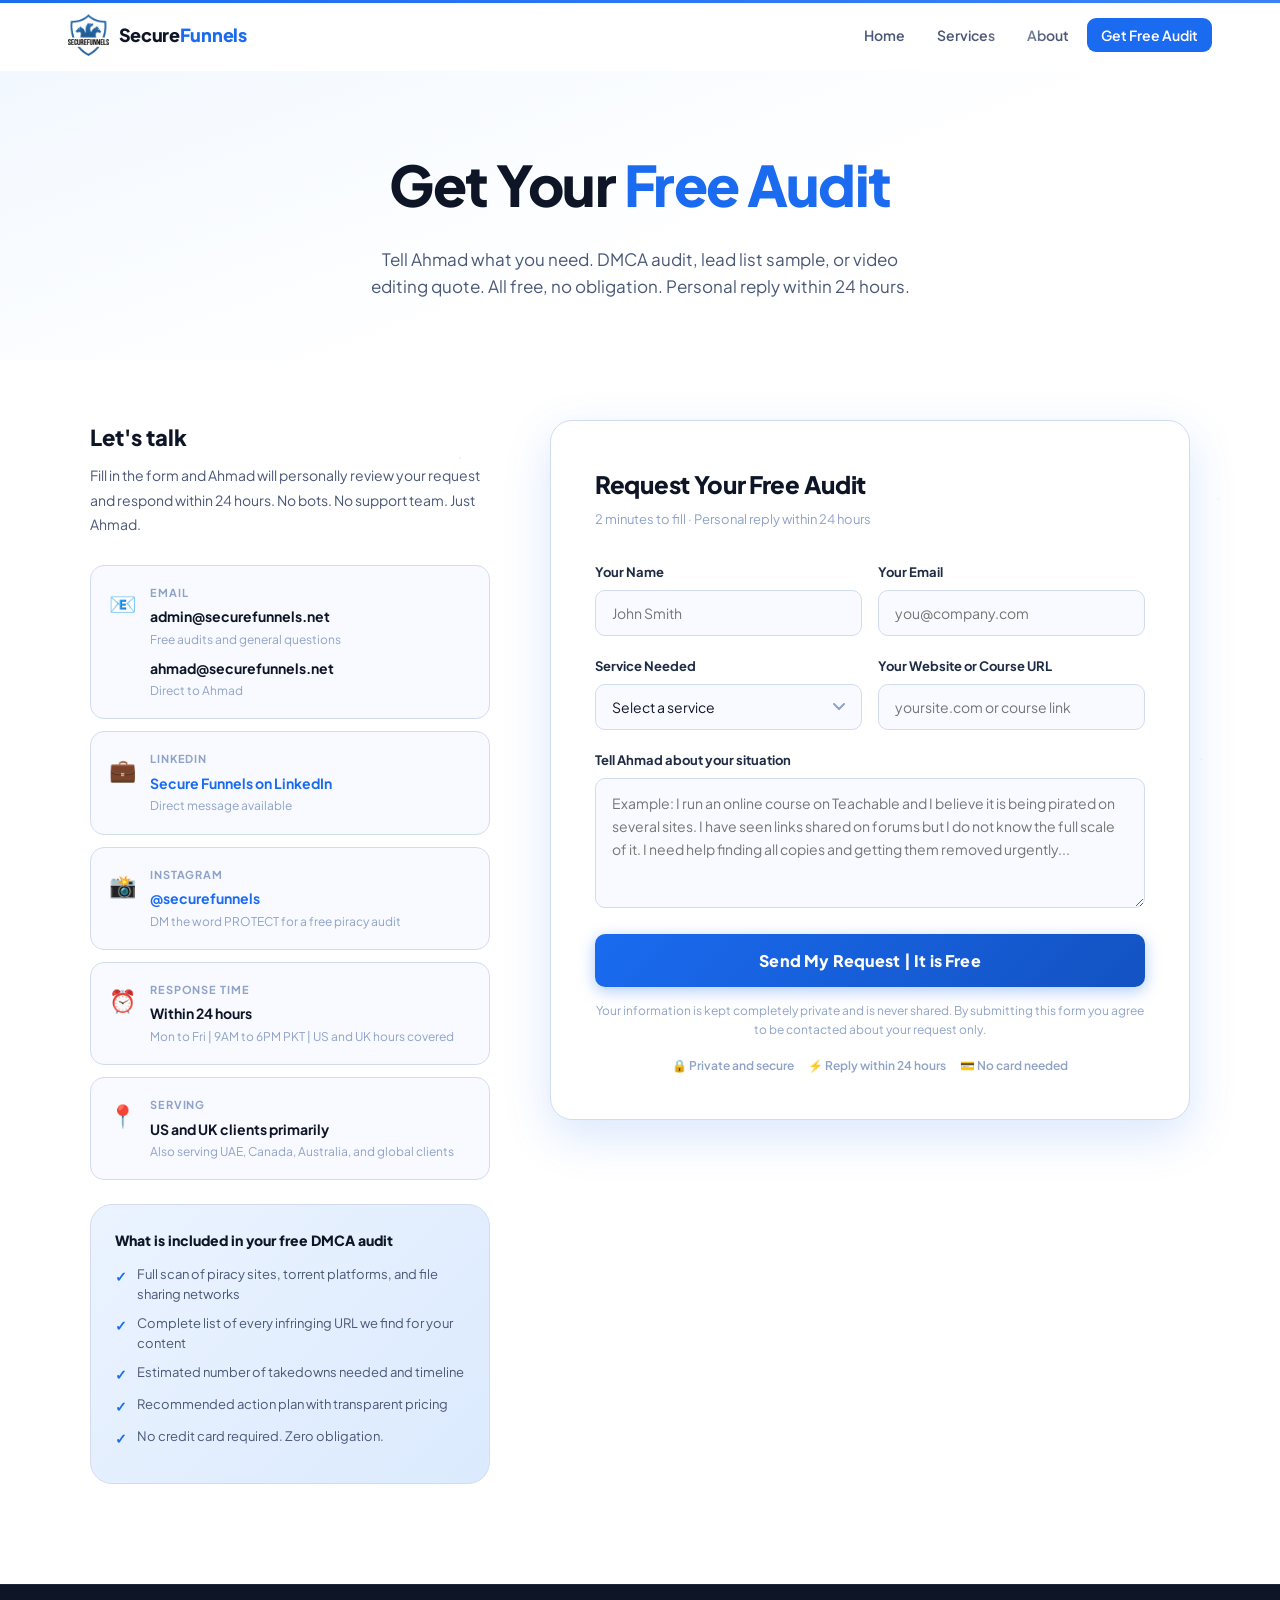
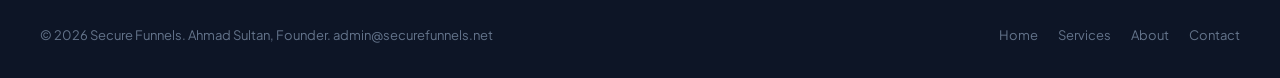
<file: contact/index.html>
<!DOCTYPE html>
<html lang="en">
<head>
<meta charset="UTF-8"><meta name="viewport" content="width=device-width, initial-scale=1.0">
<title>Get Free Audit | Secure Funnels</title>
<link rel="canonical" href="https://securefunnels.net/contact/">
<link rel="icon" type="image/png" href="/static/img/favicon.png">
<link rel="apple-touch-icon" href="/static/img/apple-touch-icon.png">
<meta name="theme-color" content="#1A6BF0">
<meta property="og:type" content="website">
<meta property="og:site_name" content="Secure Funnels">
<meta property="og:title" content="Get Free Audit | Secure Funnels">
<meta property="og:description" content="Contact Ahmad Sultan at Secure Funnels. Get a free DMCA audit, request a lead list sample, or ask about video editing. Personal reply within 24 hours.">
<meta property="og:url" content="https://securefunnels.net/contact/">
<meta property="og:image" content="https://securefunnels.net/static/img/og-image.jpg">
<meta name="twitter:card" content="summary_large_image">
<link rel="stylesheet" href="/static/css/extra.css">

<meta name="description" content="Contact Ahmad Sultan at Secure Funnels. Get a free DMCA audit, request a lead list sample, or ask about video editing. Personal reply within 24 hours.">
<link href="https://fonts.googleapis.com/css2?family=Plus+Jakarta+Sans:wght@400;500;600;700;800;900&display=swap" rel="stylesheet">
<style>
:root{--blue:#1A6BF0;--blue-dark:#1352C2;--blue-mid:#3B82F6;--blue-light:#EBF3FF;--gray-50:#F8FAFF;--gray-100:#EEF2F8;--gray-200:#D1DCF0;--gray-400:#8FA3C8;--gray-600:#4A5878;--gray-800:#1E2B45;--dark:#0D1526;--radius:14px;--radius-lg:22px;--shadow:0 2px 12px rgba(26,107,240,0.08);--shadow-lg:0 16px 48px rgba(26,107,240,0.16)}
*,*::before,*::after{margin:0;padding:0;box-sizing:border-box}html{scroll-behavior:smooth}body{font-family:'Plus Jakarta Sans',sans-serif;color:var(--gray-800);background:#fff;overflow-x:hidden;line-height:1.6}a{text-decoration:none;color:inherit}img{max-width:100%;height:auto}
#nav{position:fixed;top:0;left:0;right:0;z-index:1000;background:rgba(255,255,255,0.95);backdrop-filter:blur(16px);border-bottom:1px solid transparent;transition:border-color .3s,box-shadow .3s}
#nav.scrolled{border-color:var(--gray-200);box-shadow:var(--shadow)}
.nav-wrap{max-width:1200px;margin:0 auto;padding:0 28px;display:flex;align-items:center;justify-content:space-between;height:70px}
.nav-logo img{height:42px}.nav-links{display:flex;align-items:center;gap:4px;list-style:none}
.nav-links a{font-size:14px;font-weight:600;color:var(--gray-600);padding:8px 14px;border-radius:8px;transition:all .2s}
.nav-links a:hover,.nav-links a.active{color:var(--blue);background:var(--blue-light)}
.nav-cta{background:var(--blue)!important;color:white!important;border-radius:9px!important}
.hamburger{display:none;background:none;border:none;padding:8px;cursor:pointer}
.hamburger span{display:block;width:22px;height:2px;background:var(--dark);margin:5px 0;border-radius:2px;transition:all .3s}
.mobile-nav{display:none;position:fixed;top:70px;left:0;right:0;background:white;border-bottom:1px solid var(--gray-200);padding:12px 20px 20px;z-index:999;flex-direction:column;gap:4px;box-shadow:var(--shadow-lg)}
.mobile-nav.open{display:flex}.mobile-nav a{padding:12px 16px;border-radius:8px;font-weight:600;color:var(--gray-800)}
.mobile-nav .m-cta{background:var(--blue);color:white!important;text-align:center;border-radius:9px;margin-top:8px}

.page-hero{padding:140px 28px 60px;background:linear-gradient(160deg,#F0F7FF 0%,#FFFFFF 60%);text-align:center}
.page-hero h1{font-size:clamp(30px,5vw,56px);font-weight:900;color:var(--dark);letter-spacing:-1.5px;margin-bottom:16px}
.page-hero h1 .hl{color:var(--blue)}
.page-hero p{font-size:17px;color:var(--gray-600);max-width:540px;margin:0 auto}

.contact-section{padding:60px 28px 100px}
.contact-grid{max-width:1100px;margin:0 auto;display:grid;grid-template-columns:1fr 1.6fr;gap:60px;align-items:start}

/* Left side */
.contact-info h3{font-size:22px;font-weight:800;color:var(--dark);margin-bottom:8px}
.contact-info p{font-size:14px;color:var(--gray-600);line-height:1.75;margin-bottom:28px}
.info-card{display:flex;align-items:flex-start;gap:14px;padding:18px;background:var(--gray-50);border:1.5px solid var(--gray-200);border-radius:var(--radius);margin-bottom:12px;transition:all .25s}
.info-card:hover{border-color:var(--blue);background:var(--blue-light)}
.info-icon{font-size:22px;flex-shrink:0;margin-top:2px}
.info-label{font-size:11px;font-weight:700;text-transform:uppercase;letter-spacing:.08em;color:var(--gray-400);margin-bottom:4px}
.info-val{font-size:14px;font-weight:700;color:var(--dark)}
.info-sub{font-size:12px;color:var(--gray-400);margin-top:2px}

.audit-box{background:linear-gradient(135deg,var(--blue-light),#DBEAFE);border:1.5px solid var(--gray-200);border-radius:var(--radius-lg);padding:24px;margin-top:24px}
.audit-box h4{font-size:14px;font-weight:800;color:var(--dark);margin-bottom:14px}
.audit-point{display:flex;align-items:flex-start;gap:10px;margin-bottom:10px;font-size:13px;color:var(--gray-600);line-height:1.5}
.audit-check{color:var(--blue);font-weight:800;flex-shrink:0;font-size:14px;margin-top:1px}

/* Form */
.form-card{background:white;border:1.5px solid var(--gray-200);border-radius:var(--radius-lg);padding:44px;box-shadow:var(--shadow-lg)}
.form-title{font-size:24px;font-weight:800;color:var(--dark);margin-bottom:6px;letter-spacing:-0.3px}
.form-sub{font-size:13px;color:var(--gray-400);margin-bottom:32px}
.form-row{display:grid;grid-template-columns:1fr 1fr;gap:16px}
.form-group{margin-bottom:20px}
label{display:block;font-size:13px;font-weight:700;color:var(--gray-800);margin-bottom:7px}
input,select,textarea{width:100%;padding:13px 16px;border:1.5px solid var(--gray-200);border-radius:10px;font-size:14px;font-family:'Plus Jakarta Sans',sans-serif;color:var(--dark);background:var(--gray-50);transition:all .2s;outline:none;-webkit-appearance:none;appearance:none}
input:focus,select:focus,textarea:focus{border-color:var(--blue);background:white;box-shadow:0 0 0 3px rgba(26,107,240,0.1)}
select{cursor:pointer;background-image:url("data:image/svg+xml,%3Csvg xmlns='http://www.w3.org/2000/svg' width='12' height='8'%3E%3Cpath d='M1 1l5 5 5-5' stroke='%238FA3C8' stroke-width='2' fill='none' stroke-linecap='round'/%3E%3C/svg%3E");background-repeat:no-repeat;background-position:right 16px center;padding-right:40px}
textarea{resize:vertical;min-height:130px;line-height:1.65}
.submit-btn{width:100%;padding:16px;background:linear-gradient(135deg,var(--blue),var(--blue-dark));color:white;font-weight:800;font-size:16px;border:none;border-radius:10px;cursor:pointer;box-shadow:0 4px 16px rgba(26,107,240,0.35);transition:all .25s;font-family:'Plus Jakarta Sans',sans-serif;letter-spacing:0.01em}
.submit-btn:hover{transform:translateY(-2px);box-shadow:0 8px 24px rgba(26,107,240,0.45)}
.form-note{font-size:12px;color:var(--gray-400);text-align:center;margin-top:14px;line-height:1.6}

.success-card{background:#D1FAE5;border:2px solid #6EE7B7;border-radius:var(--radius);padding:28px;text-align:center;margin-bottom:28px}
.success-icon{font-size:48px;margin-bottom:12px}
.success-card h3{font-size:20px;font-weight:800;color:#065F46;margin-bottom:8px}
.success-card p{font-size:14px;color:#047857;line-height:1.65}

footer{background:var(--dark);color:#64748B;padding:40px 28px 32px;border-top:1px solid rgba(255,255,255,0.07)}
.footer-inner{max-width:1200px;margin:0 auto;display:flex;justify-content:space-between;align-items:center;flex-wrap:wrap;gap:20px}
.footer-links{display:flex;gap:20px}.footer-links a{font-size:13px;color:#64748B;transition:color .2s}.footer-links a:hover{color:white}

.reveal{opacity:0;transform:translateY(24px);transition:opacity .7s ease,transform .7s ease}
.reveal.visible{opacity:1;transform:translateY(0)}
.reveal-left{opacity:0;transform:translateX(-30px);transition:opacity .7s ease,transform .7s ease}
.reveal-left.visible{opacity:1;transform:translateX(0)}
.reveal-right{opacity:0;transform:translateX(30px);transition:opacity .7s ease,transform .7s ease}
.reveal-right.visible{opacity:1;transform:translateX(0)}

@media(max-width:900px){.contact-grid{grid-template-columns:1fr;gap:40px}.form-row{grid-template-columns:1fr}}
@media(max-width:768px){.nav-links{display:none}.hamburger{display:block}}

/* ═══════════════════════════════════════
   PREMIUM ANIMATIONS SYSTEM v2
   Smooth on mobile, tablet, desktop
   ═══════════════════════════════════════ */

/* Particle canvas background */
#particle-canvas {
  position: fixed; top: 0; left: 0;
  width: 100%; height: 100%;
  pointer-events: none;
  z-index: 0;
  opacity: 0.35;
}

/* Stagger reveal system */
.s-reveal {
  opacity: 0;
  transform: translateY(30px);
  transition: opacity 0.7s ease, transform 0.7s ease;
}
.s-reveal.in, .js-loaded .s-reveal { opacity: 1; transform: translateY(0); }
.s-reveal-left {
  opacity: 0; transform: translateX(-30px);
  transition: opacity 0.7s ease, transform 0.7s ease;
}
.s-reveal-left.in { opacity: 1 !important; transform: translateX(0) !important; }
.s-reveal-right {
  opacity: 0; transform: translateX(30px);
  transition: opacity 0.7s ease, transform 0.7s ease;
}
.s-reveal-right.in { opacity: 1 !important; transform: translateX(0) !important; }
.s-reveal-scale {
  opacity: 0; transform: scale(0.92);
  transition: opacity 0.6s ease, transform 0.6s ease;
}
.s-reveal-scale.in { opacity: 1 !important; transform: scale(1) !important; }
/* FALLBACK: if JS fails, show everything */
.no-js .s-reveal, .no-js .s-reveal-left, .no-js .s-reveal-right, .no-js .s-reveal-scale {
  opacity: 1 !important; transform: none !important;
}

/* Stagger delays */
.sd-1 { transition-delay: 0.08s; }
.sd-2 { transition-delay: 0.16s; }
.sd-3 { transition-delay: 0.24s; }
.sd-4 { transition-delay: 0.32s; }
.sd-5 { transition-delay: 0.40s; }

/* Shimmer loader on cards */
@keyframes shimmer {
  0% { background-position: -200% 0; }
  100% { background-position: 200% 0; }
}

/* Magnetic hover effect on buttons */
.btn-magnetic {
  transition: transform 0.2s cubic-bezier(0.34,1.56,0.64,1),
              box-shadow 0.2s ease !important;
}

/* Typing cursor blink */
@keyframes blink { 0%,100%{opacity:1} 50%{opacity:0} }
.typing-cursor::after {
  content: '|';
  animation: blink 1s step-end infinite;
  color: var(--blue, #1A6BF0);
  font-weight: 300;
  margin-left: 2px;
}

/* Number count animation */
@keyframes countPop {
  0%   { transform: scale(1); }
  50%  { transform: scale(1.12); }
  100% { transform: scale(1); }
}
.count-pop { animation: countPop 0.4s ease; }

/* Smooth page entrance */
@keyframes pageEnter {
  from { opacity: 0; transform: translateY(16px); }
  to   { opacity: 1; transform: translateY(0); }
}
body > *:not(#particle-canvas) {
  animation: pageEnter 0.5s ease both;
}

/* Card tilt effect (desktop only) */
@media (hover: hover) {
  .tilt-card {
    transition: transform 0.15s ease, box-shadow 0.15s ease;
    will-change: transform;
  }
}

/* Gradient text animation */
@keyframes gradientShift {
  0%   { background-position: 0% 50%; }
  50%  { background-position: 100% 50%; }
  100% { background-position: 0% 50%; }
}
.gradient-text {
  background: linear-gradient(135deg, #1A6BF0, #3B82F6, #1352C2, #1A6BF0);
  background-size: 300% 300%;
  -webkit-background-clip: text;
  -webkit-text-fill-color: transparent;
  background-clip: text;
  animation: gradientShift 4s ease infinite;
}

/* Pulse ring around CTA button */
@keyframes pulseRing {
  0%   { transform: scale(1); opacity: 0.6; }
  100% { transform: scale(1.5); opacity: 0; }
}
.btn-pulse-wrap {
  position: relative; display: inline-block;
}
.btn-pulse-wrap::before {
  content: '';
  position: absolute; inset: -4px;
  border-radius: inherit;
  border: 2px solid rgba(26,107,240,0.5);
  animation: pulseRing 2s ease-out infinite;
  pointer-events: none;
}

/* Line draw animation for section dividers */
@keyframes lineDraw {
  from { width: 0; } to { width: 100%; }
}
.line-draw {
  height: 2px; background: linear-gradient(90deg, var(--blue,#1A6BF0), transparent);
  animation: lineDraw 1.2s ease both;
  transform-origin: left;
}

/* Floating badge animation */
@keyframes floatBadge {
  0%,100% { transform: translateY(0) rotate(-1deg); }
  50%      { transform: translateY(-8px) rotate(1deg); }
}
.float-badge {
  animation: floatBadge 4s ease-in-out infinite;
}

/* Stats counter pop */
.stat-num-anim {
  display: inline-block;
  transition: transform 0.3s ease;
}

/* Smooth scroll progress bar */
#scroll-progress {
  position: fixed; top: 0; left: 0; right: 0;
  height: 3px;
  background: linear-gradient(90deg, #1A6BF0, #3B82F6);
  z-index: 9999;
  transform-origin: left;
  transform: scaleX(0);
  transition: transform 0.1s linear;
}

/* Mobile optimizations */
@media (max-width: 768px) {
  .s-reveal, .s-reveal-left, .s-reveal-right {
    transform: translateY(20px) !important;
    transition-duration: 0.5s !important;
  }
  .s-reveal-left, .s-reveal-right {
    transform: translateY(20px) !important;
  }
  #particle-canvas { opacity: 0.15; }
}

/* Reduce motion for accessibility */
@media (prefers-reduced-motion: reduce) {
  *, *::before, *::after {
    animation-duration: 0.01ms !important;
    transition-duration: 0.01ms !important;
  }
}

</style>
<!-- Google Analytics -->
<script async src="https://www.googletagmanager.com/gtag/js?id=G-55MFRMV5G6"></script>
<script>
  window.dataLayer = window.dataLayer || [];
  function gtag(){dataLayer.push(arguments);}
  gtag('js', new Date());
  gtag('config', 'G-55MFRMV5G6');
</script>
<!-- Meta Pixel Code -->
<script>
!function(f,b,e,v,n,t,s)
{if(f.fbq)return;n=f.fbq=function(){n.callMethod?
n.callMethod.apply(n,arguments):n.queue.push(arguments)};
if(!f._fbq)f._fbq=n;n.push=n;n.loaded=!0;n.version='2.0';
n.queue=[];t=b.createElement(e);t.async=!0;
t.src=v;s=b.getElementsByTagName(e)[0];
s.parentNode.insertBefore(t,s)}(window, document,'script',
'https://connect.facebook.net/en_US/fbevents.js');
fbq('init', '2196007570863775');
fbq('track', 'PageView');
</script>
<noscript><img height="1" width="1" style="display:none"
src="https://www.facebook.com/tr?id=2196007570863775&ev=PageView&noscript=1"
/></noscript>
<!-- End Meta Pixel Code -->
<script>try{var p=new URLSearchParams(location.search),o={};['utm_source','utm_medium','utm_campaign','utm_content','fbclid'].forEach(function(k){if(p.get(k))o[k]=p.get(k)});if(Object.keys(o).length)sessionStorage.setItem('sf_utm',JSON.stringify(o));}catch(e){}</script>
</head>
<body>
<nav id="nav">
  <div class="nav-wrap">
    <a href="/" class="brand nav-logo" aria-label="Secure Funnels home"><img src="/static/img/logo.png" alt="Secure Funnels logo" width="42" height="44"><span class="brand-name">Secure<b>Funnels</b></span></a>
    <ul class="nav-links">
      <li><a href="/">Home</a></li><li><a href="/services/">Services</a></li>
      <li><a href="/about/">About</a></li>
      <li><a href="/contact/" class="nav-cta active">Get Free Audit</a></li>
    </ul>
    <button class="hamburger" id="ham"><span></span><span></span><span></span></button>
  </div>
</nav>
<div class="mobile-nav" id="mobileNav">
  <a href="/">Home</a><a href="/services/">Services</a><a href="/about/">About</a>
  <a href="/contact/" class="m-cta">Get Free Audit</a>
</div>

<div class="page-hero">
  <h1>Get Your <span class="hl">Free Audit</span></h1>
  <p>Tell Ahmad what you need. DMCA audit, lead list sample, or video editing quote. All free, no obligation. Personal reply within 24 hours.</p>
</div>

<div class="contact-section" id="form">
  <div class="contact-grid">
    <!-- LEFT -->
    <div class="contact-info s-reveal-left">
      <h3>Let's talk</h3>
      <p>Fill in the form and Ahmad will personally review your request and respond within 24 hours. No bots. No support team. Just Ahmad.</p>

      <div class="info-card">
        <div class="info-icon">📧</div>
        <div><div class="info-label">Email</div><div class="info-val"><a class="mail" href="mailto:admin@securefunnels.net">admin@securefunnels.net</a></div><div class="info-sub">Free audits and general questions</div><div class="info-val" style="margin-top:8px"><a class="mail" href="mailto:ahmad@securefunnels.net">ahmad@securefunnels.net</a></div><div class="info-sub">Direct to Ahmad</div></div>
      </div>
      <div class="info-card">
        <div class="info-icon">💼</div>
        <div><div class="info-label">LinkedIn</div><div class="info-val"><a href="https://www.linkedin.com/company/107923376/" target="_blank" rel="noopener" style="color:var(--blue);font-weight:700">Secure Funnels on LinkedIn</a></div><div class="info-sub">Direct message available</div></div>
      </div>
      <div class="info-card">
        <div class="info-icon">📸</div>
        <div><div class="info-label">Instagram</div><div class="info-val"><a href="https://www.instagram.com/securefunnels/" target="_blank" rel="noopener" style="color:var(--blue);font-weight:700">@securefunnels</a></div><div class="info-sub">DM the word PROTECT for a free piracy audit</div></div>
      </div>
      <div class="info-card">
        <div class="info-icon">⏰</div>
        <div><div class="info-label">Response Time</div><div class="info-val">Within 24 hours</div><div class="info-sub">Mon to Fri  |  9AM to 6PM PKT  |  US and UK hours covered</div></div>
      </div>
      <div class="info-card">
        <div class="info-icon">📍</div>
        <div><div class="info-label">Serving</div><div class="info-val">US and UK clients primarily</div><div class="info-sub">Also serving UAE, Canada, Australia, and global clients</div></div>
      </div>

      <div class="audit-box">
        <h4>What is included in your free DMCA audit</h4>
        <div class="audit-point"><span class="audit-check">✓</span><span>Full scan of piracy sites, torrent platforms, and file sharing networks</span></div>
        <div class="audit-point"><span class="audit-check">✓</span><span>Complete list of every infringing URL we find for your content</span></div>
        <div class="audit-point"><span class="audit-check">✓</span><span>Estimated number of takedowns needed and timeline</span></div>
        <div class="audit-point"><span class="audit-check">✓</span><span>Recommended action plan with transparent pricing</span></div>
        <div class="audit-point"><span class="audit-check">✓</span><span>No credit card required. Zero obligation.</span></div>
      </div>
    </div>

    <!-- RIGHT: FORM -->
    <div class="form-card s-reveal-right">

      <div class="form-title">Request Your Free Audit</div>
      <div class="form-sub">2 minutes to fill · Personal reply within 24 hours</div>

      <form id="auditForm" novalidate>
        <input type="checkbox" name="botcheck" class="hp" tabindex="-1" autocomplete="off">
        <div class="form-row">
          <div class="form-group">
            <label for="name">Your Name</label>
            <input type="text" id="name" name="name" placeholder="John Smith" required>
          </div>
          <div class="form-group">
            <label for="email">Your Email</label>
            <input type="email" id="email" name="email" placeholder="you@company.com" required>
          </div>
        </div>
        <div class="form-row">
          <div class="form-group">
            <label for="service">Service Needed</label>
            <select id="service" name="service" required>
              <option value="" disabled selected>Select a service</option>
              <option value="Brand Protection - Free Piracy Audit">Brand Protection · Free Piracy Audit</option>
              <option value="Lead Generation - Free 50 Leads">Lead Generation and Email Outreach · Free 50-Lead Sample</option>
              <option value="Video Editing">Video Editing</option>
              <option value="Multiple Services">Multiple Services</option>
              <option value="Not sure">Not Sure · Let Ahmad Advise</option>
            </select>
          </div>
          <div class="form-group">
            <label for="website">Your Website or Course URL</label>
            <input type="text" id="website" name="website" placeholder="yoursite.com or course link" inputmode="url">
          </div>
        </div>
        <div class="form-group">
          <label for="message">Tell Ahmad about your situation</label>
          <textarea id="message" name="message" placeholder="Example: I run an online course on Teachable and I believe it is being pirated on several sites. I have seen links shared on forums but I do not know the full scale of it. I need help finding all copies and getting them removed urgently..." required></textarea>
        </div>
        <button type="submit" class="submit-btn" id="submitBtn">Send My Request  |  It is Free</button>
        <div class="form-status" id="formStatus" role="alert"></div>
        <p class="form-note">Your information is kept completely private and is never shared. By submitting this form you agree to be contacted about your request only.</p>
      <div class="trust-row"><span>🔒 Private and secure</span><span>⚡ Reply within 24 hours</span><span>💳 No card needed</span></div>
      </form>
    </div>
  </div>
</div>

<footer>
  <div class="footer-inner">
    <div style="font-size:13px">© 2026 Secure Funnels. Ahmad Sultan, Founder. <a class="mail" href="mailto:admin@securefunnels.net">admin@securefunnels.net</a></div>
    <div class="footer-links">
      <a href="/">Home</a><a href="/services/">Services</a>
      <a href="/about/">About</a><a href="/contact/">Contact</a>
    </div>
  </div>
</footer>

<script>
window.addEventListener('scroll',()=>{document.getElementById('nav').classList.toggle('scrolled',window.scrollY>20)})
const ham=document.getElementById('ham'),mob=document.getElementById('mobileNav')
ham.addEventListener('click',()=>{
  mob.classList.toggle('open')
  const s=ham.querySelectorAll('span')
  if(mob.classList.contains('open')){s[0].style.transform='rotate(45deg) translate(5px,5px)';s[1].style.opacity='0';s[2].style.transform='rotate(-45deg) translate(5px,-5px)'}
  else{s[0].style.transform='';s[1].style.opacity='';s[2].style.transform=''}
})
const ro=new IntersectionObserver(entries=>{entries.forEach(e=>{if(e.isIntersecting){e.target.classList.add('visible');ro.unobserve(e.target)}})},{threshold:0.08,rootMargin:'0px 0px -40px 0px'})
document.querySelectorAll('.reveal,.reveal-left,.reveal-right').forEach(el=>ro.observe(el))
setTimeout(function(){document.querySelectorAll('.reveal,.reveal-left,.reveal-right,.s-reveal,.s-reveal-left,.s-reveal-right').forEach(function(el){el.classList.add('visible');el.classList.add('in')})},600)
// Scroll to form if success or hash
if(window.location.hash==='#form')setTimeout(()=>document.getElementById('form').scrollIntoView({behavior:'smooth'}),300)
</script>

<div id="scroll-progress" style="position:fixed;top:0;left:0;right:0;height:3px;background:linear-gradient(90deg,#1A6BF0,#3B82F6);z-index:9999;transform-origin:left;transform:scaleX(0);transition:transform 0.1s linear"></div>

<script>
(function() {
  'use strict';

  // ── GUARANTEED: show all content after 400ms no matter what
  document.body.classList.add('js-ready');
  setTimeout(function() {
    document.body.classList.add('show-all');
    document.querySelectorAll('.s-reveal,.s-reveal-left,.s-reveal-right,.s-reveal-scale').forEach(function(el) {
      el.style.opacity = '1';
      el.style.transform = 'none';
    });
  }, 400);

  // ── SCROLL PROGRESS BAR
  var prog = document.getElementById('scroll-progress');
  window.addEventListener('scroll', function() {
    var max = document.documentElement.scrollHeight - window.innerHeight;
    var pct = max > 0 ? window.scrollY / max : 0;
    if (prog) prog.style.transform = 'scaleX(' + pct + ')';
  }, { passive: true });

  // ── NAV scroll
  var nav = document.getElementById('nav');
  if (nav) {
    window.addEventListener('scroll', function() {
      nav.classList.toggle('scrolled', window.scrollY > 30);
    }, { passive: true });
  }

  // ── INTERSECTION OBSERVER for reveal animations
  if ('IntersectionObserver' in window) {
    var ro = new IntersectionObserver(function(entries) {
      entries.forEach(function(e) {
        if (e.isIntersecting) {
          e.target.classList.add('in');
          e.target.style.opacity = '1';
          e.target.style.transform = 'none';
          ro.unobserve(e.target);
        }
      });
    }, { threshold: 0.05, rootMargin: '0px 0px -30px 0px' });
    document.querySelectorAll('.s-reveal,.s-reveal-left,.s-reveal-right,.s-reveal-scale').forEach(function(el) {
      ro.observe(el);
    });
  }

  // ── PARTICLE CANVAS
  try {
    var canvas = document.createElement('canvas');
    canvas.id = 'particle-canvas';
    canvas.style.cssText = 'position:fixed;top:0;left:0;width:100%;height:100%;pointer-events:none;z-index:0;opacity:0.2';
    document.body.insertBefore(canvas, document.body.firstChild);
    var ctx = canvas.getContext('2d');
    var W, H, particles = [];
    var isMobile = window.innerWidth < 768;
    var NUM = isMobile ? 12 : 28;
    function resize() { W = canvas.width = window.innerWidth; H = canvas.height = window.innerHeight; }
    resize();
    window.addEventListener('resize', resize, { passive: true });
    for (var i = 0; i < NUM; i++) {
      particles.push({ x: Math.random()*W, y: Math.random()*H, r: Math.random()*1.5+0.3, dx: (Math.random()-0.5)*0.25, dy: -(Math.random()*0.3+0.1), o: Math.random()*0.35+0.05 });
    }
    function drawP() {
      ctx.clearRect(0,0,W,H);
      particles.forEach(function(p) {
        ctx.beginPath(); ctx.arc(p.x,p.y,p.r,0,Math.PI*2);
        ctx.fillStyle='rgba(26,107,240,'+p.o+')'; ctx.fill();
        p.x+=p.dx; p.y+=p.dy;
        if(p.y<-5){p.y=H+5;p.x=Math.random()*W;}
        if(p.x<0)p.x=W; if(p.x>W)p.x=0;
      });
      requestAnimationFrame(drawP);
    }
    drawP();
  } catch(e) {}

  // ── COUNTER ANIMATION
  function animCount(el) {
    var target = parseFloat(el.dataset.count);
    if (isNaN(target)) return;
    var suffix = el.dataset.suffix || '';
    var dur = 1400, start = performance.now();
    var isInt = Number.isInteger(target);
    function step(now) {
      var pct = Math.min((now-start)/dur, 1);
      var ease = 1 - Math.pow(1-pct, 3);
      var val = target * ease;
      el.textContent = (isInt ? Math.floor(val) : val.toFixed(1)) + suffix;
      if (pct < 1) requestAnimationFrame(step);
      else el.textContent = (isInt ? target : target.toFixed(1)) + suffix;
    }
    requestAnimationFrame(step);
  }
  if ('IntersectionObserver' in window) {
    var co = new IntersectionObserver(function(entries) {
      entries.forEach(function(e) {
        if (e.isIntersecting && e.target.dataset.count) {
          animCount(e.target); co.unobserve(e.target);
        }
      });
    }, { threshold: 0.5 });
    document.querySelectorAll('[data-count]').forEach(function(el) { co.observe(el); });
  }

  // ── MAGNETIC BUTTONS (desktop)
  if (window.matchMedia('(hover:hover)').matches) {
    document.querySelectorAll('.btn-magnetic').forEach(function(btn) {
      btn.addEventListener('mousemove', function(e) {
        var r = btn.getBoundingClientRect();
        var x = e.clientX - r.left - r.width/2;
        var y = e.clientY - r.top - r.height/2;
        btn.style.transform = 'translate('+x*0.15+'px,'+y*0.15+'px) scale(1.02)';
      });
      btn.addEventListener('mouseleave', function() { btn.style.transform = ''; });
    });
  }

  // ── CARD TILT (desktop only)
  if (window.matchMedia('(hover:hover)').matches && window.innerWidth > 768) {
    document.querySelectorAll('.tilt-card').forEach(function(card) {
      card.addEventListener('mousemove', function(e) {
        var r = card.getBoundingClientRect();
        var x = (e.clientX-r.left)/r.width - 0.5;
        var y = (e.clientY-r.top)/r.height - 0.5;
        card.style.transform = 'perspective(800px) rotateY('+x*5+'deg) rotateX('+(-y*5)+'deg) scale(1.01)';
      });
      card.addEventListener('mouseleave', function() { card.style.transform = ''; });
    });
  }

  // ── HAMBURGER MENU
  var ham = document.getElementById('ham');
  var mob = document.getElementById('mobileNav');
  if (ham && mob) {
    ham.addEventListener('click', function() {
      mob.classList.toggle('open');
      var s = ham.querySelectorAll('span');
      if (mob.classList.contains('open')) {
        s[0].style.transform='rotate(45deg) translate(5px,5px)';
        s[1].style.opacity='0';
        s[2].style.transform='rotate(-45deg) translate(5px,-5px)';
      } else {
        s[0].style.transform=''; s[1].style.opacity=''; s[2].style.transform='';
      }
    });
    document.querySelectorAll('.mobile-nav a').forEach(function(a) {
      a.addEventListener('click', function() {
        mob.classList.remove('open');
        ham.querySelectorAll('span').forEach(function(s){s.style.transform='';s.style.opacity='';});
      });
    });
  }

  // ── FAQ ACCORDION
  document.querySelectorAll('.faq-q').forEach(function(q) {
    q.addEventListener('click', function() {
      var item = q.parentElement;
      var wasOpen = item.classList.contains('open');
      document.querySelectorAll('.faq-item').forEach(function(i){i.classList.remove('open');});
      if (!wasOpen) item.classList.add('open');
    });
  });

})();
</script>
<script src="/static/js/extra.js" defer></script>
<script src="/static/js/config.js"></script>
<script>
(function(){
  var f=document.getElementById('auditForm'),btn=document.getElementById('submitBtn'),st=document.getElementById('formStatus');
  var EMAIL='admin@securefunnels.net';
  function err(m){st.className='form-status err';st.innerHTML=m;}
  var startedTracked=false;
  f.addEventListener('focusin',function(){ if(!startedTracked){startedTracked=true; try{fbq('trackCustom','FormStart');}catch(e){} } });
  f.addEventListener('submit',function(e){
    e.preventDefault(); st.className='form-status';
    var name=f.name.value.trim(), email=f.email.value.trim(), msg=f.message.value.trim(), svc=f.service.value;
    if(!name||!email||!msg||!svc){ err('Please fill in your name, email, the service you need and a short message.'); return; }
    if(!/^[^@\s]+@[^@\s]+\.[^@\s]+$/.test(email)){ err('Please check your email address.'); return; }
    var key=window.SF_FORM_KEY||'';
    if(!key||key.indexOf('PASTE')===0){ err('The form is not connected yet. Please email us at <a href="mailto:'+EMAIL+'" style="font-weight:700;text-decoration:underline">'+EMAIL+'</a>.'); return; }
    btn.disabled=true; var old=btn.textContent; btn.textContent='Sending...';
    var data={access_key:key,subject:'New website enquiry: '+svc+' ('+name+')',from_name:'Secure Funnels Website',
      name:name,email:email,service:svc,website:f.website.value.trim(),message:msg,
      page:location.href,botcheck:f.botcheck.checked};
    try{ var p=new URLSearchParams(location.search); ['utm_source','utm_medium','utm_campaign','utm_content','fbclid'].forEach(function(k){ if(p.get(k)) data[k]=p.get(k); }); var ls=sessionStorage.getItem('sf_utm'); if(ls){ Object.assign(data, JSON.parse(ls)); } }catch(x){}
    fetch('https://api.web3forms.com/submit',{method:'POST',headers:{'Content-Type':'application/json',Accept:'application/json'},body:JSON.stringify(data)})
      .then(function(r){return r.json();})
      .then(function(j){
        if(j.success){ try{sessionStorage.setItem('sf_lead','1');}catch(x){} location.href='/thank-you/'; }
        else { throw new Error(j.message||'failed'); }
      })
      .catch(function(){ btn.disabled=false; btn.textContent=old;
        err('Sorry, something went wrong. Please try again, or email us at <a href="mailto:'+EMAIL+'" style="font-weight:700;text-decoration:underline">'+EMAIL+'</a>.'); });
  });
})();
</script>
</body>
</html>
</file>
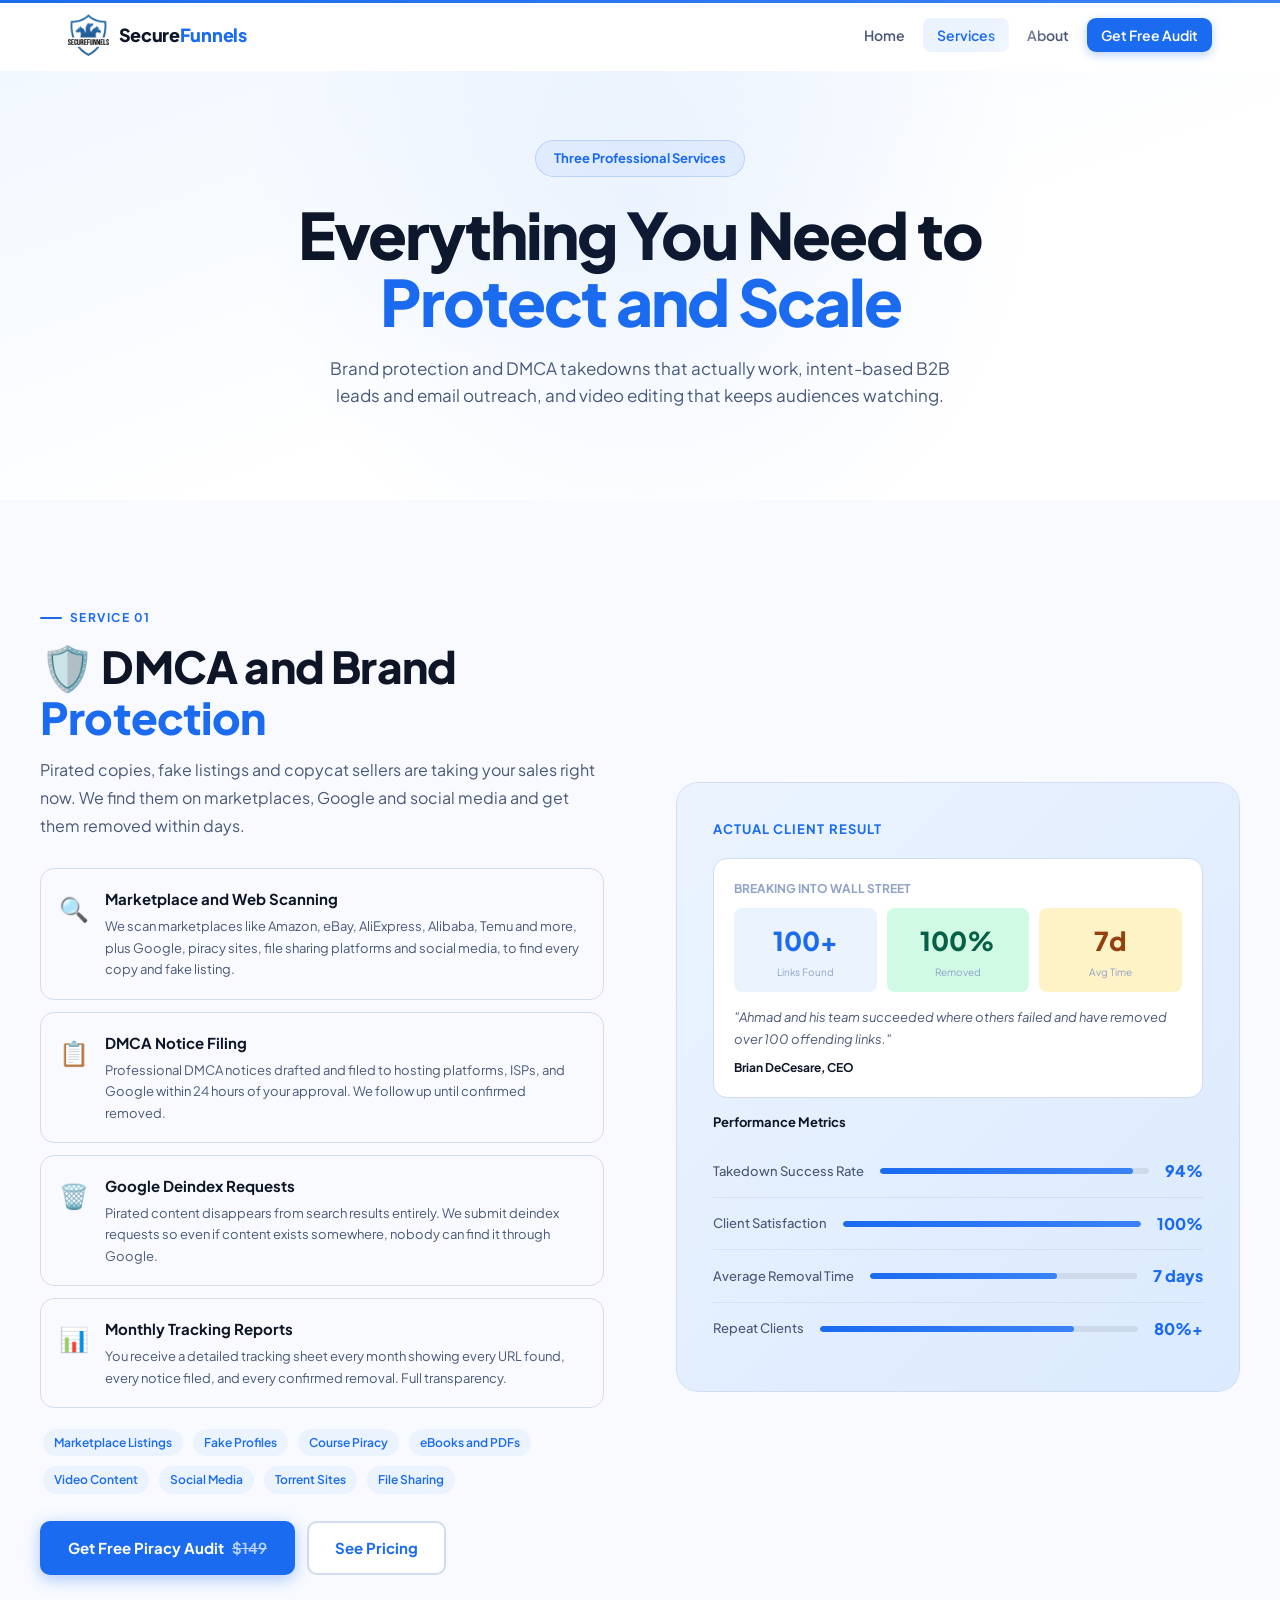
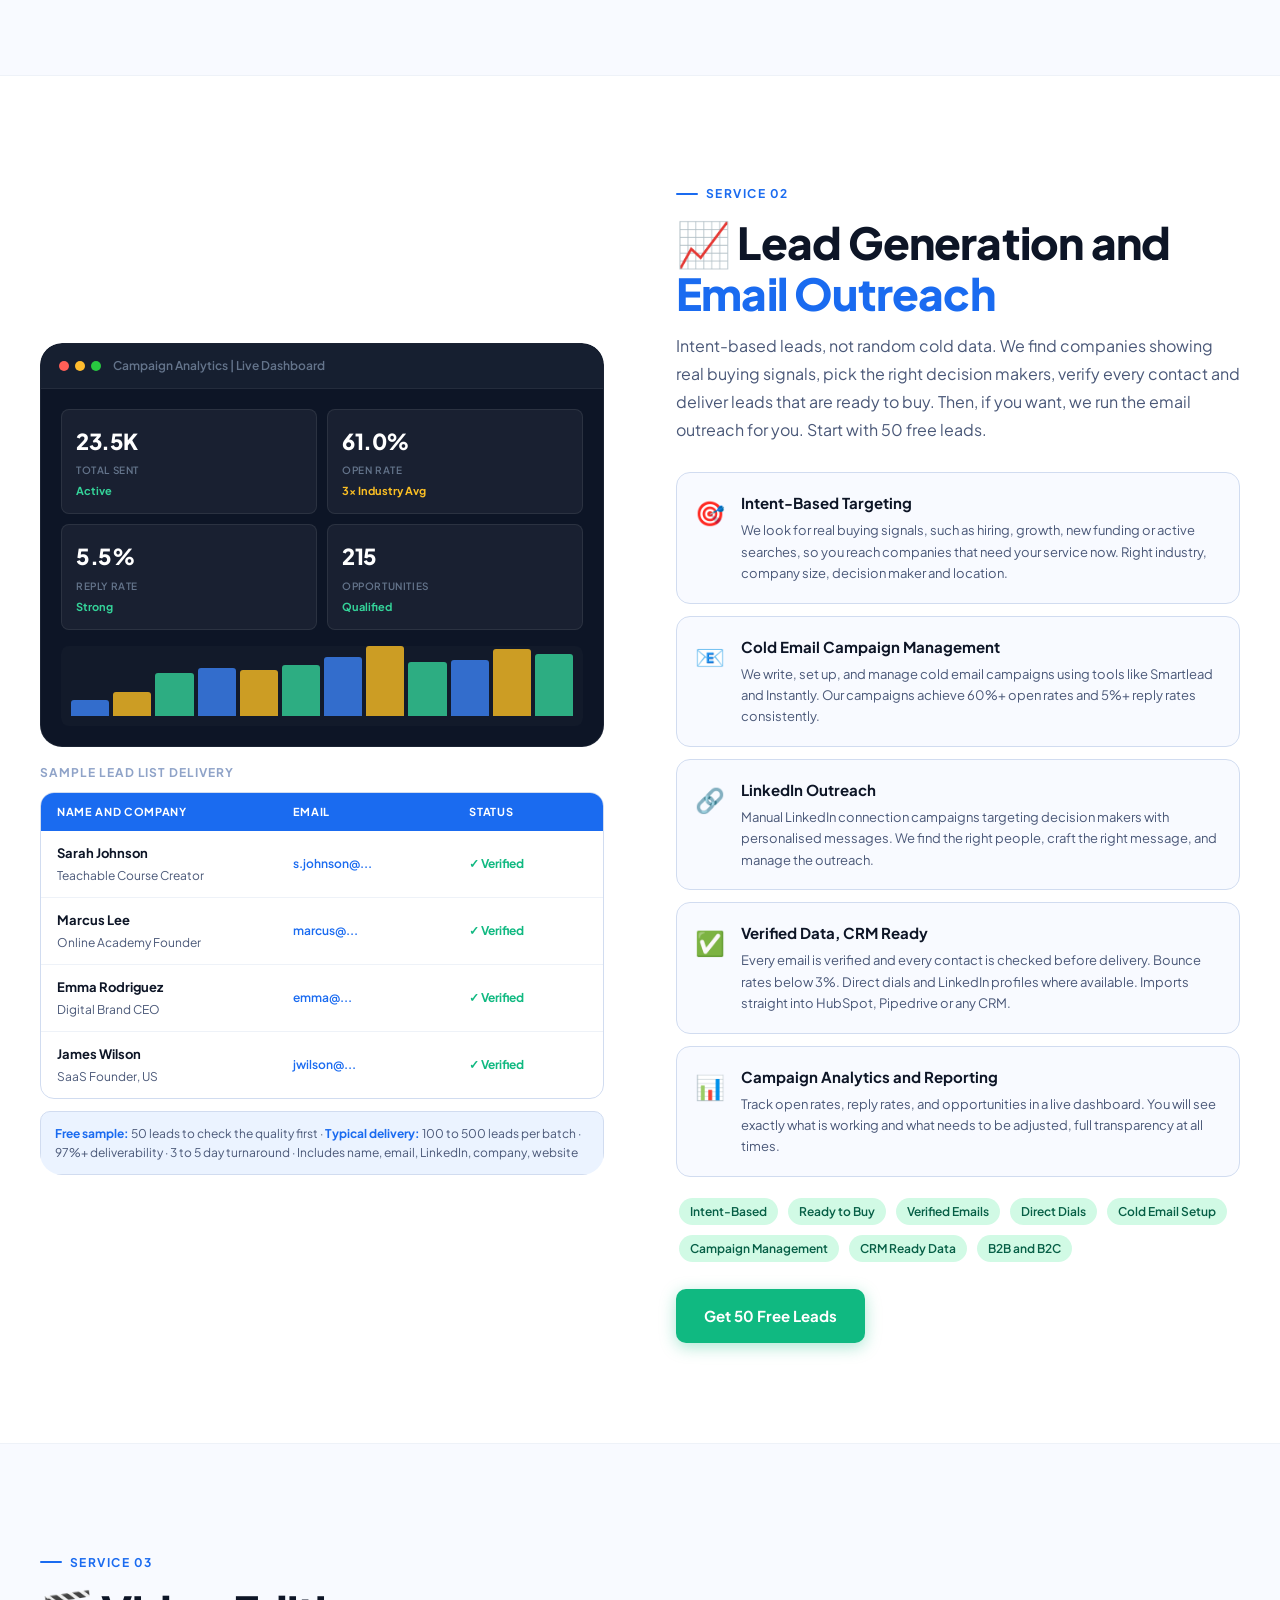
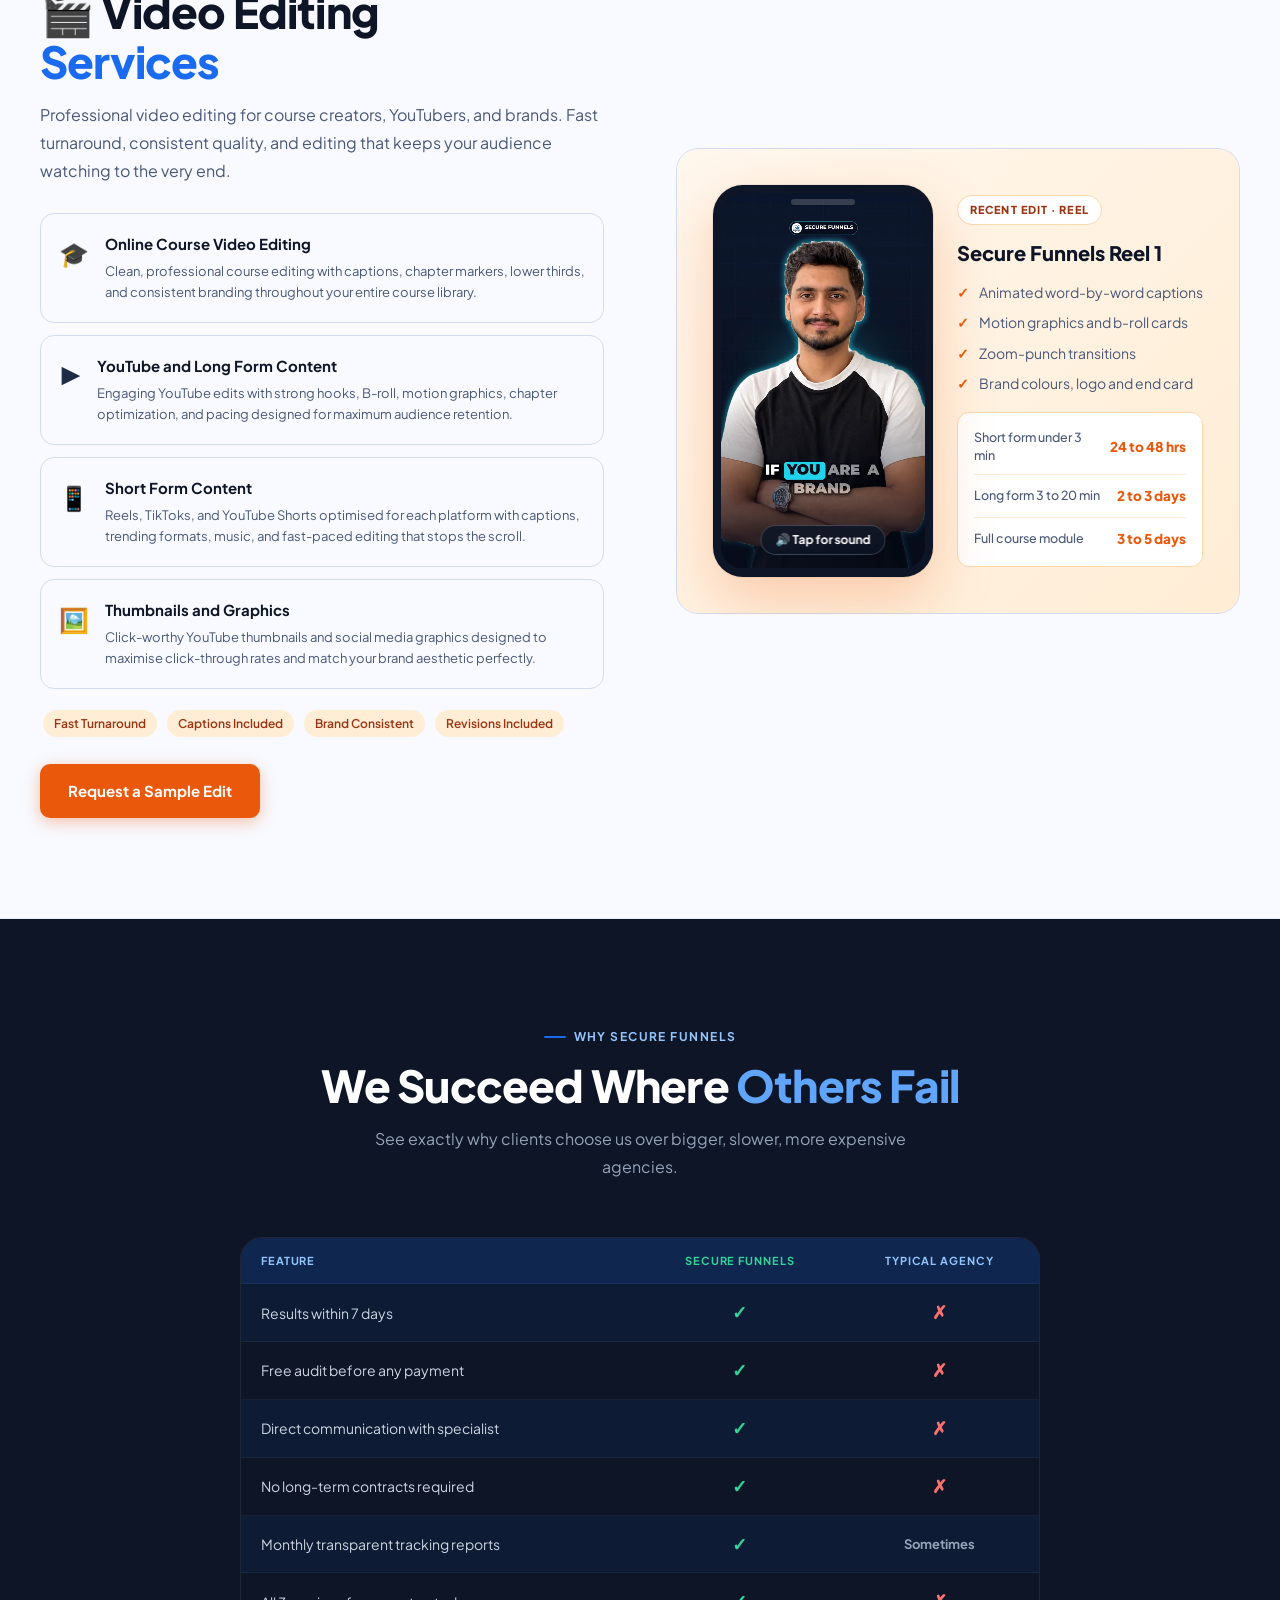
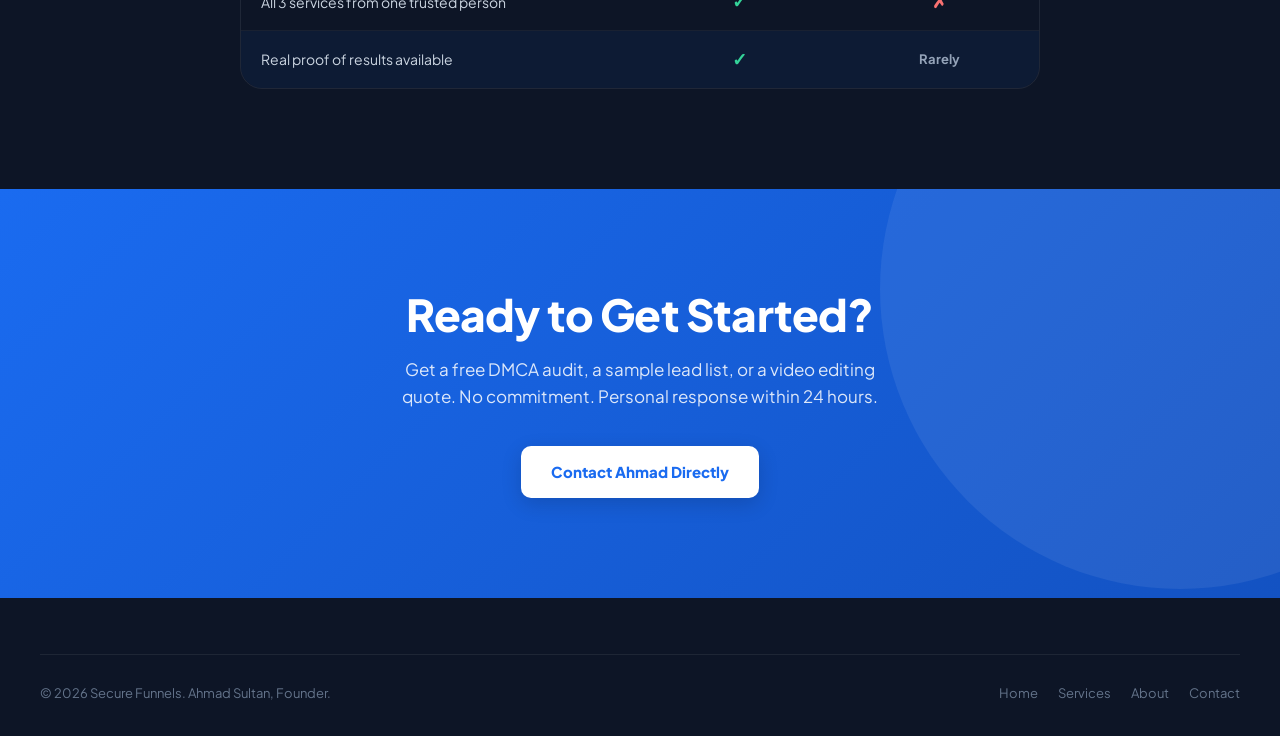
<file: services/index.html>
<!DOCTYPE html>
<html lang="en">
<head>
<meta charset="UTF-8">
<meta name="viewport" content="width=device-width, initial-scale=1.0">
<title>Services | Secure Funnels</title>
<link rel="canonical" href="https://securefunnels.net/services/">
<link rel="icon" type="image/png" href="/static/img/favicon.png">
<link rel="apple-touch-icon" href="/static/img/apple-touch-icon.png">
<meta name="theme-color" content="#1A6BF0">
<meta property="og:type" content="website">
<meta property="og:site_name" content="Secure Funnels">
<meta property="og:title" content="Services | Secure Funnels">
<meta property="og:description" content="Brand protection and DMCA takedowns across marketplaces, Google and social media, intent-based B2B lead generation and email outreach with a free 50-lead sample, and video editing by Secure Funnels.">
<meta property="og:url" content="https://securefunnels.net/services/">
<meta property="og:image" content="https://securefunnels.net/static/img/og-image.jpg">
<meta name="twitter:card" content="summary_large_image">
<link rel="stylesheet" href="/static/css/extra.css">

<meta name="description" content="Brand protection and DMCA takedowns across marketplaces, Google and social media, intent-based B2B lead generation and email outreach with a free 50-lead sample, and video editing by Secure Funnels.">
<link href="https://fonts.googleapis.com/css2?family=Plus+Jakarta+Sans:wght@300;400;500;600;700;800;900&display=swap" rel="stylesheet">
<style>
:root{--blue:#1A6BF0;--blue-dark:#1352C2;--blue-mid:#3B82F6;--blue-light:#EBF3FF;--sky:#DBEAFE;--gray-50:#F8FAFF;--gray-100:#EEF2F8;--gray-200:#D1DCF0;--gray-400:#8FA3C8;--gray-600:#4A5878;--gray-800:#1E2B45;--dark:#0D1526;--radius:14px;--radius-lg:22px;--shadow:0 2px 12px rgba(26,107,240,0.08);--shadow-lg:0 16px 48px rgba(26,107,240,0.16)}
*,*::before,*::after{margin:0;padding:0;box-sizing:border-box}html{scroll-behavior:smooth}body{font-family:'Plus Jakarta Sans',sans-serif;color:var(--gray-800);background:#fff;overflow-x:hidden;line-height:1.6}a{text-decoration:none;color:inherit}img{max-width:100%;height:auto;display:block}
#nav{position:fixed;top:0;left:0;right:0;z-index:1000;background:rgba(255,255,255,0.95);backdrop-filter:blur(16px);border-bottom:1px solid transparent;transition:border-color .3s,box-shadow .3s}
#nav.scrolled{border-color:var(--gray-200);box-shadow:var(--shadow)}
.nav-wrap{max-width:1200px;margin:0 auto;padding:0 28px;display:flex;align-items:center;justify-content:space-between;height:70px}
.nav-logo{display:flex;align-items:center;gap:10px}.nav-logo img{height:42px;width:auto}
.nav-links{display:flex;align-items:center;gap:4px;list-style:none}
.nav-links a{font-size:14px;font-weight:600;color:var(--gray-600);padding:8px 14px;border-radius:8px;transition:all .2s}
.nav-links a:hover,.nav-links a.active{color:var(--blue);background:var(--blue-light)}
.nav-cta{background:var(--blue)!important;color:white!important;border-radius:9px!important;box-shadow:0 3px 10px rgba(26,107,240,0.3)!important}
.nav-cta:hover{background:var(--blue-dark)!important}
.hamburger{display:none;background:none;border:none;padding:8px;cursor:pointer}
.hamburger span{display:block;width:22px;height:2px;background:var(--dark);margin:5px 0;border-radius:2px;transition:all .3s}
.mobile-nav{display:none;position:fixed;top:70px;left:0;right:0;background:white;border-bottom:1px solid var(--gray-200);padding:12px 20px 20px;z-index:999;flex-direction:column;gap:4px;box-shadow:var(--shadow-lg)}
.mobile-nav.open{display:flex}.mobile-nav a{padding:12px 16px;border-radius:8px;font-weight:600;color:var(--gray-800)}
.mobile-nav a:hover{background:var(--gray-50);color:var(--blue)}
.mobile-nav .m-cta{background:var(--blue);color:white!important;text-align:center;border-radius:9px;margin-top:8px}

.page-hero{padding:140px 28px 90px;background:linear-gradient(160deg,#F0F7FF 0%,#FFFFFF 60%);text-align:center;position:relative;overflow:hidden}
.page-hero::before{content:'';position:absolute;top:-200px;left:50%;transform:translateX(-50%);width:800px;height:800px;background:radial-gradient(circle,rgba(26,107,240,0.07) 0%,transparent 70%);pointer-events:none}
.hero-badge{display:inline-flex;align-items:center;gap:8px;background:var(--blue-light);color:var(--blue);border:1px solid rgba(26,107,240,0.2);border-radius:100px;padding:7px 18px;font-size:13px;font-weight:700;margin-bottom:24px}
.page-hero h1{font-size:clamp(32px,5.5vw,64px);font-weight:900;color:var(--dark);letter-spacing:-2px;line-height:1.05;margin-bottom:20px}
.page-hero h1 .hl{color:var(--blue)}
.page-hero p{font-size:17px;color:var(--gray-600);max-width:620px;margin:0 auto}

.label{display:inline-flex;align-items:center;gap:8px;font-size:12px;font-weight:700;text-transform:uppercase;letter-spacing:.12em;color:var(--blue);margin-bottom:14px}
.label::before{content:'';width:22px;height:2px;background:var(--blue);border-radius:1px}
h2{font-size:clamp(26px,4vw,44px);font-weight:800;color:var(--dark);letter-spacing:-0.8px;line-height:1.15}
h2 .hl{color:var(--blue)}
.sub{font-size:16px;color:var(--gray-600);max-width:580px;margin-top:14px;line-height:1.75}

.btn{display:inline-flex;align-items:center;gap:8px;font-weight:700;font-size:15px;border-radius:10px;padding:13px 26px;transition:all .25s;border:2px solid transparent}
.btn-blue{background:var(--blue);color:white;box-shadow:0 4px 16px rgba(26,107,240,0.35)}
.btn-blue:hover{background:var(--blue-dark);transform:translateY(-2px)}
.btn-outline{background:white;color:var(--blue);border-color:var(--gray-200)}
.btn-outline:hover{border-color:var(--blue);background:var(--blue-light)}

/* Service section layout */
.svc-section{padding:100px 28px;border-bottom:1px solid var(--gray-100)}
.svc-section:last-child{border-bottom:none}
.svc-inner{max-width:1200px;margin:0 auto;display:grid;grid-template-columns:1fr 1fr;gap:72px;align-items:center}
.svc-inner.reverse{direction:rtl}.svc-inner.reverse>*{direction:ltr}
.svc-content .label{justify-content:flex-start}

.svc-item{display:flex;gap:16px;padding:18px;background:var(--gray-50);border:1.5px solid var(--gray-200);border-radius:var(--radius);margin-bottom:12px;transition:all .25s;cursor:pointer}
.svc-item:hover{border-color:var(--blue);background:var(--blue-light);transform:translateX(4px)}
.svc-item-icon{font-size:24px;flex-shrink:0;margin-top:2px}
.svc-item-title{font-size:15px;font-weight:700;color:var(--dark);margin-bottom:5px}
.svc-item-desc{font-size:13px;color:var(--gray-600);line-height:1.65}

.svc-visual{border-radius:var(--radius-lg);overflow:hidden}
.svc-visual-box{padding:36px;border-radius:var(--radius-lg);border:1.5px solid var(--gray-200)}
.vis-blue{background:linear-gradient(135deg,#EBF3FF,#DBEAFE)}
.vis-green{background:linear-gradient(135deg,#ECFDF5,#D1FAE5)}
.vis-orange{background:linear-gradient(135deg,#FFF7ED,#FFEDD5)}

.stat-row{display:flex;justify-content:space-between;align-items:center;padding:13px 0;border-bottom:1px solid rgba(0,0,0,0.06)}
.stat-row:last-child{border-bottom:none}
.stat-label{font-size:13px;color:var(--gray-600);font-weight:500}
.stat-bar-wrap{flex:1;height:6px;background:rgba(0,0,0,0.08);border-radius:3px;margin:0 16px;overflow:hidden}
.stat-bar{height:6px;border-radius:3px;background:linear-gradient(90deg,var(--blue),var(--blue-mid))}
.stat-val{font-size:16px;font-weight:800;color:var(--blue)}

.tag{font-size:12px;font-weight:600;color:var(--blue);background:var(--blue-light);padding:4px 11px;border-radius:20px;display:inline-block;margin:3px}
.tag-green{color:#065F46;background:#D1FAE5}
.tag-orange{color:#9A3412;background:#FFEDD5}

/* Dashboard preview */
.mini-dash{background:var(--dark);border-radius:var(--radius-lg);overflow:hidden;border:1px solid rgba(255,255,255,0.06)}
.mini-dash-header{background:#161F30;padding:12px 18px;display:flex;align-items:center;gap:6px;border-bottom:1px solid rgba(255,255,255,0.06)}
.dot{width:10px;height:10px;border-radius:50%}
.dot-r{background:#FF5F57}.dot-y{background:#FEBC2E}.dot-g{background:#28C840}
.mini-dash-title{font-size:12px;color:#64748B;font-weight:600;margin-left:6px}
.mini-dash-body{padding:20px}
.mini-kpi-grid{display:grid;grid-template-columns:repeat(2,1fr);gap:10px;margin-bottom:16px}
.mini-kpi{background:rgba(255,255,255,0.05);border:1px solid rgba(255,255,255,0.08);border-radius:8px;padding:14px}
.mini-kpi-num{font-size:22px;font-weight:900;color:white;letter-spacing:-0.5px}
.mini-kpi-label{font-size:10px;color:#64748B;font-weight:600;text-transform:uppercase;letter-spacing:.06em;margin-top:3px}
.mini-kpi-trend{font-size:11px;font-weight:700;margin-top:4px;color:#34D399}
.mini-bars{display:flex;gap:4px;align-items:flex-end;height:80px;background:rgba(255,255,255,0.02);border-radius:8px;padding:10px}

/* Lead sample table */
.lead-table{width:100%;border-radius:var(--radius);overflow:hidden;border:1.5px solid var(--gray-200);background:white}
.lead-table-header{display:grid;grid-template-columns:2fr 1.5fr 1fr;background:var(--blue);color:white;padding:10px 16px;font-size:11px;font-weight:700;text-transform:uppercase;letter-spacing:.06em}
.lead-row{display:grid;grid-template-columns:2fr 1.5fr 1fr;padding:12px 16px;border-bottom:1px solid var(--gray-100);font-size:13px;align-items:center;transition:background .2s}
.lead-row:last-child{border-bottom:none}
.lead-row:hover{background:var(--gray-50)}
.lead-name{font-weight:700;color:var(--dark)}
.lead-company{color:var(--gray-600);font-size:12px;margin-top:2px}
.verified{color:#10B981;font-weight:700;font-size:12px}
.lead-email{color:var(--blue);font-size:12px;font-weight:600}

/* Compare table */
.compare-section{padding:100px 28px;background:var(--dark)}
.compare-table{max-width:800px;margin:56px auto 0;border-radius:var(--radius-lg);overflow:hidden;border:1px solid rgba(255,255,255,0.08)}
.compare-row{display:grid;grid-template-columns:2fr 1fr 1fr;border-bottom:1px solid rgba(255,255,255,0.05);align-items:center}
.compare-row:last-child{border-bottom:none}
.compare-header{background:rgba(26,107,240,0.2)}
.compare-cell{padding:14px 20px;font-size:14px;color:#CBD5E1}
.compare-cell:not(:first-child){text-align:center;font-weight:700}
.compare-header .compare-cell{font-size:11px;font-weight:700;text-transform:uppercase;letter-spacing:.08em;color:#93C5FD}
.check{color:#34D399;font-size:18px}.cross{color:#F87171;font-size:18px}
.compare-highlight{background:rgba(26,107,240,0.07)}

/* Animations */
@keyframes fadeUp{from{opacity:0;transform:translateY(30px)}to{opacity:1;transform:translateY(0)}}
.reveal{opacity:0;transform:translateY(30px);transition:opacity .7s ease,transform .7s ease}
.reveal.visible{opacity:1;transform:translateY(0)}
.reveal-left{opacity:0;transform:translateX(-40px);transition:opacity .7s ease,transform .7s ease}
.reveal-left.visible{opacity:1;transform:translateX(0)}
.reveal-right{opacity:0;transform:translateX(40px);transition:opacity .7s ease,transform .7s ease}
.reveal-right.visible{opacity:1;transform:translateX(0)}
.rd1{transition-delay:.1s}.rd2{transition-delay:.2s}.rd3{transition-delay:.3s}

.cta-section{padding:100px 28px;text-align:center;background:linear-gradient(135deg,var(--blue) 0%,var(--blue-dark) 100%);position:relative;overflow:hidden}
.cta-section::before{content:'';position:absolute;top:-200px;right:-200px;width:600px;height:600px;background:rgba(255,255,255,0.07);border-radius:50%}
.cta-inner{max-width:640px;margin:0 auto;position:relative;z-index:1}
.cta-section h2{color:white;margin-bottom:16px}
.cta-section p{color:rgba(255,255,255,.85);font-size:17px;margin-bottom:36px;max-width:500px;margin-left:auto;margin-right:auto}
.btn-white{display:inline-flex;align-items:center;gap:8px;background:white;color:var(--blue);font-weight:800;font-size:15px;padding:14px 30px;border-radius:10px;box-shadow:0 6px 20px rgba(0,0,0,.15);transition:all .2s}
.btn-white:hover{transform:translateY(-2px);box-shadow:0 10px 28px rgba(0,0,0,.2)}

footer{background:var(--dark);color:#64748B;padding:56px 28px 32px}
.footer-inner{max-width:1200px;margin:0 auto;display:flex;justify-content:space-between;align-items:center;flex-wrap:wrap;gap:20px;border-top:1px solid rgba(255,255,255,0.07);padding-top:28px}
.footer-copy{font-size:13px}
.footer-links{display:flex;gap:20px;flex-wrap:wrap}
.footer-links a{font-size:13px;color:#64748B;transition:color .2s}
.footer-links a:hover{color:white}

@media(max-width:1024px){.svc-inner{grid-template-columns:1fr;gap:48px}.svc-inner.reverse{direction:ltr}}
@media(max-width:768px){.nav-links{display:none}.hamburger{display:block}.mini-kpi-grid{grid-template-columns:1fr 1fr}}

/* ═══════════════════════════════════════
   PREMIUM ANIMATIONS SYSTEM v2
   Smooth on mobile, tablet, desktop
   ═══════════════════════════════════════ */

/* Particle canvas background */
#particle-canvas {
  position: fixed; top: 0; left: 0;
  width: 100%; height: 100%;
  pointer-events: none;
  z-index: 0;
  opacity: 0.35;
}

/* Stagger reveal system */
.s-reveal {
  opacity: 0;
  transform: translateY(30px);
  transition: opacity 0.7s ease, transform 0.7s ease;
}
.s-reveal.in, .js-loaded .s-reveal { opacity: 1; transform: translateY(0); }
.s-reveal-left {
  opacity: 0; transform: translateX(-30px);
  transition: opacity 0.7s ease, transform 0.7s ease;
}
.s-reveal-left.in { opacity: 1 !important; transform: translateX(0) !important; }
.s-reveal-right {
  opacity: 0; transform: translateX(30px);
  transition: opacity 0.7s ease, transform 0.7s ease;
}
.s-reveal-right.in { opacity: 1 !important; transform: translateX(0) !important; }
.s-reveal-scale {
  opacity: 0; transform: scale(0.92);
  transition: opacity 0.6s ease, transform 0.6s ease;
}
.s-reveal-scale.in { opacity: 1 !important; transform: scale(1) !important; }
/* FALLBACK: if JS fails, show everything */
.no-js .s-reveal, .no-js .s-reveal-left, .no-js .s-reveal-right, .no-js .s-reveal-scale {
  opacity: 1 !important; transform: none !important;
}

/* Stagger delays */
.sd-1 { transition-delay: 0.08s; }
.sd-2 { transition-delay: 0.16s; }
.sd-3 { transition-delay: 0.24s; }
.sd-4 { transition-delay: 0.32s; }
.sd-5 { transition-delay: 0.40s; }

/* Shimmer loader on cards */
@keyframes shimmer {
  0% { background-position: -200% 0; }
  100% { background-position: 200% 0; }
}

/* Magnetic hover effect on buttons */
.btn-magnetic {
  transition: transform 0.2s cubic-bezier(0.34,1.56,0.64,1),
              box-shadow 0.2s ease !important;
}

/* Typing cursor blink */
@keyframes blink { 0%,100%{opacity:1} 50%{opacity:0} }
.typing-cursor::after {
  content: '|';
  animation: blink 1s step-end infinite;
  color: var(--blue, #1A6BF0);
  font-weight: 300;
  margin-left: 2px;
}

/* Number count animation */
@keyframes countPop {
  0%   { transform: scale(1); }
  50%  { transform: scale(1.12); }
  100% { transform: scale(1); }
}
.count-pop { animation: countPop 0.4s ease; }

/* Smooth page entrance */
@keyframes pageEnter {
  from { opacity: 0; transform: translateY(16px); }
  to   { opacity: 1; transform: translateY(0); }
}
body > *:not(#particle-canvas) {
  animation: pageEnter 0.5s ease both;
}

/* Card tilt effect (desktop only) */
@media (hover: hover) {
  .tilt-card {
    transition: transform 0.15s ease, box-shadow 0.15s ease;
    will-change: transform;
  }
}

/* Gradient text animation */
@keyframes gradientShift {
  0%   { background-position: 0% 50%; }
  50%  { background-position: 100% 50%; }
  100% { background-position: 0% 50%; }
}
.gradient-text {
  background: linear-gradient(135deg, #1A6BF0, #3B82F6, #1352C2, #1A6BF0);
  background-size: 300% 300%;
  -webkit-background-clip: text;
  -webkit-text-fill-color: transparent;
  background-clip: text;
  animation: gradientShift 4s ease infinite;
}

/* Pulse ring around CTA button */
@keyframes pulseRing {
  0%   { transform: scale(1); opacity: 0.6; }
  100% { transform: scale(1.5); opacity: 0; }
}
.btn-pulse-wrap {
  position: relative; display: inline-block;
}
.btn-pulse-wrap::before {
  content: '';
  position: absolute; inset: -4px;
  border-radius: inherit;
  border: 2px solid rgba(26,107,240,0.5);
  animation: pulseRing 2s ease-out infinite;
  pointer-events: none;
}

/* Line draw animation for section dividers */
@keyframes lineDraw {
  from { width: 0; } to { width: 100%; }
}
.line-draw {
  height: 2px; background: linear-gradient(90deg, var(--blue,#1A6BF0), transparent);
  animation: lineDraw 1.2s ease both;
  transform-origin: left;
}

/* Floating badge animation */
@keyframes floatBadge {
  0%,100% { transform: translateY(0) rotate(-1deg); }
  50%      { transform: translateY(-8px) rotate(1deg); }
}
.float-badge {
  animation: floatBadge 4s ease-in-out infinite;
}

/* Stats counter pop */
.stat-num-anim {
  display: inline-block;
  transition: transform 0.3s ease;
}

/* Smooth scroll progress bar */
#scroll-progress {
  position: fixed; top: 0; left: 0; right: 0;
  height: 3px;
  background: linear-gradient(90deg, #1A6BF0, #3B82F6);
  z-index: 9999;
  transform-origin: left;
  transform: scaleX(0);
  transition: transform 0.1s linear;
}

/* Mobile optimizations */
@media (max-width: 768px) {
  .s-reveal, .s-reveal-left, .s-reveal-right {
    transform: translateY(20px) !important;
    transition-duration: 0.5s !important;
  }
  .s-reveal-left, .s-reveal-right {
    transform: translateY(20px) !important;
  }
  #particle-canvas { opacity: 0.15; }
}

/* Reduce motion for accessibility */
@media (prefers-reduced-motion: reduce) {
  *, *::before, *::after {
    animation-duration: 0.01ms !important;
    transition-duration: 0.01ms !important;
  }
}

</style>
<!-- Google Analytics -->
<script async src="https://www.googletagmanager.com/gtag/js?id=G-55MFRMV5G6"></script>
<script>
  window.dataLayer = window.dataLayer || [];
  function gtag(){dataLayer.push(arguments);}
  gtag('js', new Date());
  gtag('config', 'G-55MFRMV5G6');
</script>
<!-- Meta Pixel Code -->
<script>
!function(f,b,e,v,n,t,s)
{if(f.fbq)return;n=f.fbq=function(){n.callMethod?
n.callMethod.apply(n,arguments):n.queue.push(arguments)};
if(!f._fbq)f._fbq=n;n.push=n;n.loaded=!0;n.version='2.0';
n.queue=[];t=b.createElement(e);t.async=!0;
t.src=v;s=b.getElementsByTagName(e)[0];
s.parentNode.insertBefore(t,s)}(window, document,'script',
'https://connect.facebook.net/en_US/fbevents.js');
fbq('init', '2196007570863775');
fbq('track', 'PageView');
</script>
<noscript><img height="1" width="1" style="display:none"
src="https://www.facebook.com/tr?id=2196007570863775&ev=PageView&noscript=1"
/></noscript>
<!-- End Meta Pixel Code -->
<script>try{var p=new URLSearchParams(location.search),o={};['utm_source','utm_medium','utm_campaign','utm_content','fbclid'].forEach(function(k){if(p.get(k))o[k]=p.get(k)});if(Object.keys(o).length)sessionStorage.setItem('sf_utm',JSON.stringify(o));}catch(e){}</script>
</head>
<body>
<nav id="nav">
  <div class="nav-wrap">
    <a href="/" class="brand nav-logo" aria-label="Secure Funnels home"><img src="/static/img/logo.png" alt="Secure Funnels logo" width="42" height="44"><span class="brand-name">Secure<b>Funnels</b></span></a>
    <ul class="nav-links">
      <li><a href="/">Home</a></li>
      <li><a href="/services/" class="active">Services</a></li>
      <li><a href="/about/">About</a></li>
      <li><a href="/contact/" class="nav-cta">Get Free Audit</a></li>
    </ul>
    <button class="hamburger" id="ham"><span></span><span></span><span></span></button>
  </div>
</nav>
<div class="mobile-nav" id="mobileNav">
  <a href="/">Home</a><a href="/services/" class="active">Services</a>
  <a href="/about/">About</a><a href="/contact/" class="m-cta">Get Free Audit</a>
</div>

<!-- HERO -->
<div class="page-hero">
  <div class="hero-badge">Three Professional Services</div>
  <h1>Everything You Need to<br><span class="hl">Protect and Scale</span></h1>
  <p>Brand protection and DMCA takedowns that actually work, intent-based B2B leads and email outreach, and video editing that keeps audiences watching.</p>
</div>

<!-- ── SERVICE 1: DMCA ── -->
<section class="svc-section" id="dmca" style="background:var(--gray-50)">
  <div class="svc-inner">
    <div class="svc-content reveal-left">
      <div class="label">Service 01</div>
      <h2>🛡️ DMCA and Brand<br><span class="hl">Protection</span></h2>
      <p class="sub">Pirated copies, fake listings and copycat sellers are taking your sales right now. We find them on marketplaces, Google and social media and get them removed within days.</p>
      <div style="margin-top:28px">
        <div class="svc-item">
          <div class="svc-item-icon">🔍</div>
          <div>
            <div class="svc-item-title">Marketplace and Web Scanning</div>
            <div class="svc-item-desc">We scan marketplaces like Amazon, eBay, AliExpress, Alibaba, Temu and more, plus Google, piracy sites, file sharing platforms and social media, to find every copy and fake listing.</div>
          </div>
        </div>
        <div class="svc-item">
          <div class="svc-item-icon">📋</div>
          <div>
            <div class="svc-item-title">DMCA Notice Filing</div>
            <div class="svc-item-desc">Professional DMCA notices drafted and filed to hosting platforms, ISPs, and Google within 24 hours of your approval. We follow up until confirmed removed.</div>
          </div>
        </div>
        <div class="svc-item">
          <div class="svc-item-icon">🗑️</div>
          <div>
            <div class="svc-item-title">Google Deindex Requests</div>
            <div class="svc-item-desc">Pirated content disappears from search results entirely. We submit deindex requests so even if content exists somewhere, nobody can find it through Google.</div>
          </div>
        </div>
        <div class="svc-item">
          <div class="svc-item-icon">📊</div>
          <div>
            <div class="svc-item-title">Monthly Tracking Reports</div>
            <div class="svc-item-desc">You receive a detailed tracking sheet every month showing every URL found, every notice filed, and every confirmed removal. Full transparency.</div>
          </div>
        </div>
      </div>
      <div style="margin-top:18px;display:flex;flex-wrap:wrap;gap:4px">
        <span class="tag">Marketplace Listings</span><span class="tag">Fake Profiles</span><span class="tag">Course Piracy</span><span class="tag">eBooks and PDFs</span>
        <span class="tag">Video Content</span><span class="tag">Social Media</span>
        <span class="tag">Torrent Sites</span><span class="tag">File Sharing</span>
      </div>
      <div style="margin-top:24px;display:flex;gap:12px;flex-wrap:wrap">
        <a href="/contact/" class="btn btn-blue btn-magnetic">Get Free Piracy Audit <span style="text-decoration:line-through;opacity:.7;font-weight:600">$149</span></a>
        <a href="/#pricing" class="btn btn-outline">See Pricing</a>
      </div>
    </div>
    <div class="svc-visual reveal-right">
      <div class="svc-visual-box vis-blue">
        <div style="font-size:13px;font-weight:700;color:var(--blue);text-transform:uppercase;letter-spacing:.08em;margin-bottom:18px">Actual Client Result</div>
        <div style="background:white;border:1.5px solid var(--gray-200);border-radius:var(--radius);padding:20px;margin-bottom:14px">
          <div style="font-size:12px;font-weight:700;color:var(--gray-400);text-transform:uppercase;margin-bottom:10px">Breaking Into Wall Street</div>
          <div style="display:grid;grid-template-columns:repeat(3,1fr);gap:10px;text-align:center">
            <div style="background:var(--blue-light);border-radius:8px;padding:12px"><div style="font-size:26px;font-weight:900;color:var(--blue)">100+</div><div style="font-size:10px;color:var(--gray-400);margin-top:2px">Links Found</div></div>
            <div style="background:#D1FAE5;border-radius:8px;padding:12px"><div style="font-size:26px;font-weight:900;color:#065F46">100%</div><div style="font-size:10px;color:var(--gray-400);margin-top:2px">Removed</div></div>
            <div style="background:#FEF3C7;border-radius:8px;padding:12px"><div style="font-size:26px;font-weight:900;color:#92400E">7d</div><div style="font-size:10px;color:var(--gray-400);margin-top:2px">Avg Time</div></div>
          </div>
          <div style="margin-top:14px;font-size:13px;font-style:italic;color:var(--gray-600);line-height:1.7">"Ahmad and his team succeeded where others failed and have removed over 100 offending links."</div>
          <div style="font-size:12px;font-weight:700;color:var(--dark);margin-top:8px">Brian DeCesare, CEO</div>
        </div>
        <div style="font-size:13px;font-weight:700;color:var(--dark);margin-bottom:12px">Performance Metrics</div>
        <div class="stat-row"><span class="stat-label">Takedown Success Rate</span><div class="stat-bar-wrap"><div class="stat-bar" style="width:94%"></div></div><span class="stat-val">94%</span></div>
        <div class="stat-row"><span class="stat-label">Client Satisfaction</span><div class="stat-bar-wrap"><div class="stat-bar" style="width:100%"></div></div><span class="stat-val">100%</span></div>
        <div class="stat-row"><span class="stat-label">Average Removal Time</span><div class="stat-bar-wrap"><div class="stat-bar" style="width:70%"></div></div><span class="stat-val">7 days</span></div>
        <div class="stat-row"><span class="stat-label">Repeat Clients</span><div class="stat-bar-wrap"><div class="stat-bar" style="width:80%"></div></div><span class="stat-val">80%+</span></div>
      </div>
    </div>
  </div>
</section>

<!-- ── SERVICE 2: B2B LEADS ── -->
<section class="svc-section" id="leads">
  <div class="svc-inner reverse">
    <div class="svc-content reveal-right">
      <div class="label">Service 02</div>
      <h2>📈 Lead Generation and<br><span class="hl">Email Outreach</span></h2>
      <p class="sub">Intent-based leads, not random cold data. We find companies showing real buying signals, pick the right decision makers, verify every contact and deliver leads that are ready to buy. Then, if you want, we run the email outreach for you. Start with 50 free leads.</p>
      <div style="margin-top:28px">
        <div class="svc-item">
          <div class="svc-item-icon">🎯</div>
          <div>
            <div class="svc-item-title">Intent-Based Targeting</div>
            <div class="svc-item-desc">We look for real buying signals, such as hiring, growth, new funding or active searches, so you reach companies that need your service now. Right industry, company size, decision maker and location.</div>
          </div>
        </div>
        <div class="svc-item">
          <div class="svc-item-icon">📧</div>
          <div>
            <div class="svc-item-title">Cold Email Campaign Management</div>
            <div class="svc-item-desc">We write, set up, and manage cold email campaigns using tools like Smartlead and Instantly. Our campaigns achieve 60%+ open rates and 5%+ reply rates consistently.</div>
          </div>
        </div>
        <div class="svc-item">
          <div class="svc-item-icon">🔗</div>
          <div>
            <div class="svc-item-title">LinkedIn Outreach</div>
            <div class="svc-item-desc">Manual LinkedIn connection campaigns targeting decision makers with personalised messages. We find the right people, craft the right message, and manage the outreach.</div>
          </div>
        </div>
        <div class="svc-item">
          <div class="svc-item-icon">✅</div>
          <div>
            <div class="svc-item-title">Verified Data, CRM Ready</div>
            <div class="svc-item-desc">Every email is verified and every contact is checked before delivery. Bounce rates below 3%. Direct dials and LinkedIn profiles where available. Imports straight into HubSpot, Pipedrive or any CRM.</div>
          </div>
        </div>
        <div class="svc-item">
          <div class="svc-item-icon">📊</div>
          <div>
            <div class="svc-item-title">Campaign Analytics and Reporting</div>
            <div class="svc-item-desc">Track open rates, reply rates, and opportunities in a live dashboard. You will see exactly what is working and what needs to be adjusted, full transparency at all times.</div>
          </div>
        </div>
      </div>
      <div style="margin-top:18px;display:flex;flex-wrap:wrap;gap:4px">
        <span class="tag tag-green">Intent-Based</span><span class="tag tag-green">Ready to Buy</span><span class="tag tag-green">Verified Emails</span><span class="tag tag-green">Direct Dials</span>
        <span class="tag tag-green">Cold Email Setup</span><span class="tag tag-green">Campaign Management</span>
        <span class="tag tag-green">CRM Ready Data</span><span class="tag tag-green">B2B and B2C</span>
      </div>
      <a href="/contact/" class="btn btn-blue btn-magnetic" style="margin-top:24px;background:#10B981;box-shadow:0 4px 16px rgba(16,185,129,0.35)">Get 50 Free Leads</a>
    </div>
    <div class="svc-visual reveal-left">
      <!-- Campaign Dashboard Preview -->
      <div class="mini-dash" style="margin-bottom:16px">
        <div class="mini-dash-header">
          <div class="dot dot-r"></div><div class="dot dot-y"></div><div class="dot dot-g"></div>
          <span class="mini-dash-title">Campaign Analytics  |  Live Dashboard</span>
        </div>
        <div class="mini-dash-body">
          <div class="mini-kpi-grid">
            <div class="mini-kpi"><div class="mini-kpi-num">23.5K</div><div class="mini-kpi-label">Total Sent</div><div class="mini-kpi-trend">Active</div></div>
            <div class="mini-kpi"><div class="mini-kpi-num">61.0%</div><div class="mini-kpi-label">Open Rate</div><div class="mini-kpi-trend" style="color:#FBBF24">3x Industry Avg</div></div>
            <div class="mini-kpi"><div class="mini-kpi-num">5.5%</div><div class="mini-kpi-label">Reply Rate</div><div class="mini-kpi-trend">Strong</div></div>
            <div class="mini-kpi"><div class="mini-kpi-num">215</div><div class="mini-kpi-label">Opportunities</div><div class="mini-kpi-trend">Qualified</div></div>
          </div>
          <div class="mini-bars" id="miniBars"></div>
        </div>
      </div>
      <!-- Lead sample table -->
      <div style="font-size:12px;font-weight:700;color:var(--gray-400);text-transform:uppercase;letter-spacing:.08em;margin-bottom:10px">Sample Lead List Delivery</div>
      <div class="lead-table">
        <div class="lead-table-header"><span>Name and Company</span><span>Email</span><span>Status</span></div>
        <div class="lead-row">
          <div><div class="lead-name">Sarah Johnson</div><div class="lead-company">Teachable Course Creator</div></div>
          <div class="lead-email">s.johnson@...</div>
          <div class="verified">✓ Verified</div>
        </div>
        <div class="lead-row">
          <div><div class="lead-name">Marcus Lee</div><div class="lead-company">Online Academy Founder</div></div>
          <div class="lead-email">marcus@...</div>
          <div class="verified">✓ Verified</div>
        </div>
        <div class="lead-row">
          <div><div class="lead-name">Emma Rodriguez</div><div class="lead-company">Digital Brand CEO</div></div>
          <div class="lead-email">emma@...</div>
          <div class="verified">✓ Verified</div>
        </div>
        <div class="lead-row">
          <div><div class="lead-name">James Wilson</div><div class="lead-company">SaaS Founder, US</div></div>
          <div class="lead-email">jwilson@...</div>
          <div class="verified">✓ Verified</div>
        </div>
      </div>
      <div style="margin-top:12px;padding:12px 14px;background:var(--blue-light);border:1px solid var(--gray-200);border-radius:10px;font-size:12px;color:var(--gray-600)">
        <strong style="color:var(--blue)">Free sample:</strong> 50 leads to check the quality first · <strong style="color:var(--blue)">Typical delivery:</strong> 100 to 500 leads per batch · 97%+ deliverability · 3 to 5 day turnaround · Includes name, email, LinkedIn, company, website
      </div>
    </div>
  </div>
</section>

<!-- ── SERVICE 3: VIDEO EDITING ── -->
<section class="svc-section" id="video" style="background:var(--gray-50)">
  <div class="svc-inner">
    <div class="svc-content reveal-left">
      <div class="label">Service 03</div>
      <h2>🎬 Video Editing<br><span class="hl">Services</span></h2>
      <p class="sub">Professional video editing for course creators, YouTubers, and brands. Fast turnaround, consistent quality, and editing that keeps your audience watching to the very end.</p>
      <div style="margin-top:28px">
        <div class="svc-item">
          <div class="svc-item-icon">🎓</div>
          <div>
            <div class="svc-item-title">Online Course Video Editing</div>
            <div class="svc-item-desc">Clean, professional course editing with captions, chapter markers, lower thirds, and consistent branding throughout your entire course library.</div>
          </div>
        </div>
        <div class="svc-item">
          <div class="svc-item-icon">▶️</div>
          <div>
            <div class="svc-item-title">YouTube and Long Form Content</div>
            <div class="svc-item-desc">Engaging YouTube edits with strong hooks, B-roll, motion graphics, chapter optimization, and pacing designed for maximum audience retention.</div>
          </div>
        </div>
        <div class="svc-item">
          <div class="svc-item-icon">📱</div>
          <div>
            <div class="svc-item-title">Short Form Content</div>
            <div class="svc-item-desc">Reels, TikToks, and YouTube Shorts optimised for each platform with captions, trending formats, music, and fast-paced editing that stops the scroll.</div>
          </div>
        </div>
        <div class="svc-item">
          <div class="svc-item-icon">🖼️</div>
          <div>
            <div class="svc-item-title">Thumbnails and Graphics</div>
            <div class="svc-item-desc">Click-worthy YouTube thumbnails and social media graphics designed to maximise click-through rates and match your brand aesthetic perfectly.</div>
          </div>
        </div>
      </div>
      <div style="margin-top:18px;display:flex;flex-wrap:wrap;gap:4px">
        <span class="tag tag-orange">Fast Turnaround</span><span class="tag tag-orange">Captions Included</span>
        <span class="tag tag-orange">Brand Consistent</span><span class="tag tag-orange">Revisions Included</span>
      </div>
      <a href="/contact/" class="btn btn-blue btn-magnetic" style="margin-top:24px;background:#EA580C;box-shadow:0 4px 16px rgba(234,88,12,0.35)">Request a Sample Edit</a>
    </div>
    <div class="svc-visual reveal-right">
      <div class="svc-visual-box vis-orange reel-box">
        <div class="reel-phone">
          <video id="reel1" poster="/static/img/reel1_poster.jpg" muted loop playsinline preload="metadata" aria-label="Secure Funnels Reel 1, edited by our team"><source src="/static/video/reel1.mp4" type="video/mp4"><source src="/static/video/reel1.webm" type="video/webm"></video>
          <button class="reel-sound" id="reelSound" type="button" aria-label="Play with sound">🔊 Tap for sound</button>
        </div>
        <div class="reel-side">
          <div class="reel-tag">Recent edit · Reel</div>
          <h4 class="reel-title">Secure Funnels Reel 1</h4>
          <ul class="reel-points">
            <li>Animated word-by-word captions</li>
            <li>Motion graphics and b-roll cards</li>
            <li>Zoom-punch transitions</li>
            <li>Brand colours, logo and end card</li>
          </ul>
          <div class="reel-times">
            <div class="stat-row" style="border-color:#FFEDD5"><span class="stat-label">Short form under 3 min</span><span style="color:#EA580C;font-weight:800">24 to 48 hrs</span></div>
            <div class="stat-row" style="border-color:#FFEDD5"><span class="stat-label">Long form 3 to 20 min</span><span style="color:#EA580C;font-weight:800">2 to 3 days</span></div>
            <div class="stat-row" style="border-color:transparent"><span class="stat-label">Full course module</span><span style="color:#EA580C;font-weight:800">3 to 5 days</span></div>
          </div>
        </div>
      </div>
    </div>
  </div>
</section>

<!-- COMPARISON -->
<div class="compare-section">
  <div style="max-width:1200px;margin:0 auto;text-align:center">
    <div class="label reveal" style="justify-content:center;color:#93C5FD">Why Secure Funnels</div>
    <h2 class="s-reveal" style="color:white">We Succeed Where <span style="color:#60A5FA">Others Fail</span></h2>
    <p class="sub reveal" style="margin:14px auto 0;color:#94A3B8">See exactly why clients choose us over bigger, slower, more expensive agencies.</p>
  </div>
  <div class="compare-table reveal">
    <div class="compare-row compare-header">
      <div class="compare-cell">Feature</div>
      <div class="compare-cell" style="color:#34D399">Secure Funnels</div>
      <div class="compare-cell">Typical Agency</div>
    </div>
    <div class="compare-row compare-highlight">
      <div class="compare-cell">Results within 7 days</div>
      <div class="compare-cell"><span class="check">✓</span></div>
      <div class="compare-cell"><span class="cross">✗</span></div>
    </div>
    <div class="compare-row">
      <div class="compare-cell">Free audit before any payment</div>
      <div class="compare-cell"><span class="check">✓</span></div>
      <div class="compare-cell"><span class="cross">✗</span></div>
    </div>
    <div class="compare-row compare-highlight">
      <div class="compare-cell">Direct communication with specialist</div>
      <div class="compare-cell"><span class="check">✓</span></div>
      <div class="compare-cell"><span class="cross">✗</span></div>
    </div>
    <div class="compare-row">
      <div class="compare-cell">No long-term contracts required</div>
      <div class="compare-cell"><span class="check">✓</span></div>
      <div class="compare-cell"><span class="cross">✗</span></div>
    </div>
    <div class="compare-row compare-highlight">
      <div class="compare-cell">Monthly transparent tracking reports</div>
      <div class="compare-cell"><span class="check">✓</span></div>
      <div class="compare-cell" style="color:#94A3B8;text-align:center;font-size:13px">Sometimes</div>
    </div>
    <div class="compare-row">
      <div class="compare-cell">All 3 services from one trusted person</div>
      <div class="compare-cell"><span class="check">✓</span></div>
      <div class="compare-cell"><span class="cross">✗</span></div>
    </div>
    <div class="compare-row compare-highlight">
      <div class="compare-cell">Real proof of results available</div>
      <div class="compare-cell"><span class="check">✓</span></div>
      <div class="compare-cell" style="color:#94A3B8;text-align:center;font-size:13px">Rarely</div>
    </div>
  </div>
</div>

<div class="cta-section">
  <div class="cta-inner s-reveal">
    <h2>Ready to Get Started?</h2>
    <p>Get a free DMCA audit, a sample lead list, or a video editing quote. No commitment. Personal response within 24 hours.</p>
    <a href="/contact/" class="btn-white btn-magnetic">Contact Ahmad Directly</a>
  </div>
</div>

<footer>
  <div class="footer-inner">
    <div class="footer-copy">© 2026 Secure Funnels. Ahmad Sultan, Founder.</div>
    <div class="footer-links">
      <a href="/">Home</a><a href="/services/">Services</a>
      <a href="/about/">About</a><a href="/contact/">Contact</a>
    </div>
  </div>
</footer>

<script>
window.addEventListener('scroll',()=>{document.getElementById('nav').classList.toggle('scrolled',window.scrollY>20)})
const ham=document.getElementById('ham'),mob=document.getElementById('mobileNav')
ham.addEventListener('click',()=>{
  mob.classList.toggle('open')
  const s=ham.querySelectorAll('span')
  if(mob.classList.contains('open')){s[0].style.transform='rotate(45deg) translate(5px,5px)';s[1].style.opacity='0';s[2].style.transform='rotate(-45deg) translate(5px,-5px)'}
  else{s[0].style.transform='';s[1].style.opacity='';s[2].style.transform=''}
})
const ro=new IntersectionObserver(entries=>{entries.forEach(e=>{if(e.isIntersecting){e.target.classList.add('visible');ro.unobserve(e.target)}})},{threshold:0.08,rootMargin:'0px 0px -40px 0px'})
document.querySelectorAll('.reveal,.reveal-left,.reveal-right').forEach(el=>ro.observe(el))
setTimeout(function(){document.querySelectorAll('.reveal,.reveal-left,.reveal-right,.s-reveal,.s-reveal-left,.s-reveal-right').forEach(function(el){el.classList.add('visible');el.classList.add('in')})},600)

// Mini dashboard bars
const bars=document.getElementById('miniBars')
if(bars){
  const d=[30,45,80,90,85,95,110,130,100,105,125,115]
  const max=130
  d.forEach((h,i)=>{
    const b=document.createElement('div')
    b.style.cssText=`flex:1;border-radius:3px 3px 0 0;background:${i%3===0?'#3B82F6':i%3===1?'#FBBF24':'#34D399'};opacity:.8;height:0;transition:height .6s ease`
    bars.appendChild(b)
    setTimeout(()=>b.style.height=(h/max*70)+'px',400+i*50)
  })
}
</script>

<div id="scroll-progress" style="position:fixed;top:0;left:0;right:0;height:3px;background:linear-gradient(90deg,#1A6BF0,#3B82F6);z-index:9999;transform-origin:left;transform:scaleX(0);transition:transform 0.1s linear"></div>

<script>
(function() {
  'use strict';

  // ── GUARANTEED: show all content after 400ms no matter what
  document.body.classList.add('js-ready');
  setTimeout(function() {
    document.body.classList.add('show-all');
    document.querySelectorAll('.s-reveal,.s-reveal-left,.s-reveal-right,.s-reveal-scale').forEach(function(el) {
      el.style.opacity = '1';
      el.style.transform = 'none';
    });
  }, 400);

  // ── SCROLL PROGRESS BAR
  var prog = document.getElementById('scroll-progress');
  window.addEventListener('scroll', function() {
    var max = document.documentElement.scrollHeight - window.innerHeight;
    var pct = max > 0 ? window.scrollY / max : 0;
    if (prog) prog.style.transform = 'scaleX(' + pct + ')';
  }, { passive: true });

  // ── NAV scroll
  var nav = document.getElementById('nav');
  if (nav) {
    window.addEventListener('scroll', function() {
      nav.classList.toggle('scrolled', window.scrollY > 30);
    }, { passive: true });
  }

  // ── INTERSECTION OBSERVER for reveal animations
  if ('IntersectionObserver' in window) {
    var ro = new IntersectionObserver(function(entries) {
      entries.forEach(function(e) {
        if (e.isIntersecting) {
          e.target.classList.add('in');
          e.target.style.opacity = '1';
          e.target.style.transform = 'none';
          ro.unobserve(e.target);
        }
      });
    }, { threshold: 0.05, rootMargin: '0px 0px -30px 0px' });
    document.querySelectorAll('.s-reveal,.s-reveal-left,.s-reveal-right,.s-reveal-scale').forEach(function(el) {
      ro.observe(el);
    });
  }

  // ── PARTICLE CANVAS
  try {
    var canvas = document.createElement('canvas');
    canvas.id = 'particle-canvas';
    canvas.style.cssText = 'position:fixed;top:0;left:0;width:100%;height:100%;pointer-events:none;z-index:0;opacity:0.2';
    document.body.insertBefore(canvas, document.body.firstChild);
    var ctx = canvas.getContext('2d');
    var W, H, particles = [];
    var isMobile = window.innerWidth < 768;
    var NUM = isMobile ? 12 : 28;
    function resize() { W = canvas.width = window.innerWidth; H = canvas.height = window.innerHeight; }
    resize();
    window.addEventListener('resize', resize, { passive: true });
    for (var i = 0; i < NUM; i++) {
      particles.push({ x: Math.random()*W, y: Math.random()*H, r: Math.random()*1.5+0.3, dx: (Math.random()-0.5)*0.25, dy: -(Math.random()*0.3+0.1), o: Math.random()*0.35+0.05 });
    }
    function drawP() {
      ctx.clearRect(0,0,W,H);
      particles.forEach(function(p) {
        ctx.beginPath(); ctx.arc(p.x,p.y,p.r,0,Math.PI*2);
        ctx.fillStyle='rgba(26,107,240,'+p.o+')'; ctx.fill();
        p.x+=p.dx; p.y+=p.dy;
        if(p.y<-5){p.y=H+5;p.x=Math.random()*W;}
        if(p.x<0)p.x=W; if(p.x>W)p.x=0;
      });
      requestAnimationFrame(drawP);
    }
    drawP();
  } catch(e) {}

  // ── COUNTER ANIMATION
  function animCount(el) {
    var target = parseFloat(el.dataset.count);
    if (isNaN(target)) return;
    var suffix = el.dataset.suffix || '';
    var dur = 1400, start = performance.now();
    var isInt = Number.isInteger(target);
    function step(now) {
      var pct = Math.min((now-start)/dur, 1);
      var ease = 1 - Math.pow(1-pct, 3);
      var val = target * ease;
      el.textContent = (isInt ? Math.floor(val) : val.toFixed(1)) + suffix;
      if (pct < 1) requestAnimationFrame(step);
      else el.textContent = (isInt ? target : target.toFixed(1)) + suffix;
    }
    requestAnimationFrame(step);
  }
  if ('IntersectionObserver' in window) {
    var co = new IntersectionObserver(function(entries) {
      entries.forEach(function(e) {
        if (e.isIntersecting && e.target.dataset.count) {
          animCount(e.target); co.unobserve(e.target);
        }
      });
    }, { threshold: 0.5 });
    document.querySelectorAll('[data-count]').forEach(function(el) { co.observe(el); });
  }

  // ── MAGNETIC BUTTONS (desktop)
  if (window.matchMedia('(hover:hover)').matches) {
    document.querySelectorAll('.btn-magnetic').forEach(function(btn) {
      btn.addEventListener('mousemove', function(e) {
        var r = btn.getBoundingClientRect();
        var x = e.clientX - r.left - r.width/2;
        var y = e.clientY - r.top - r.height/2;
        btn.style.transform = 'translate('+x*0.15+'px,'+y*0.15+'px) scale(1.02)';
      });
      btn.addEventListener('mouseleave', function() { btn.style.transform = ''; });
    });
  }

  // ── CARD TILT (desktop only)
  if (window.matchMedia('(hover:hover)').matches && window.innerWidth > 768) {
    document.querySelectorAll('.tilt-card').forEach(function(card) {
      card.addEventListener('mousemove', function(e) {
        var r = card.getBoundingClientRect();
        var x = (e.clientX-r.left)/r.width - 0.5;
        var y = (e.clientY-r.top)/r.height - 0.5;
        card.style.transform = 'perspective(800px) rotateY('+x*5+'deg) rotateX('+(-y*5)+'deg) scale(1.01)';
      });
      card.addEventListener('mouseleave', function() { card.style.transform = ''; });
    });
  }

  // ── HAMBURGER MENU
  var ham = document.getElementById('ham');
  var mob = document.getElementById('mobileNav');
  if (ham && mob) {
    ham.addEventListener('click', function() {
      mob.classList.toggle('open');
      var s = ham.querySelectorAll('span');
      if (mob.classList.contains('open')) {
        s[0].style.transform='rotate(45deg) translate(5px,5px)';
        s[1].style.opacity='0';
        s[2].style.transform='rotate(-45deg) translate(5px,-5px)';
      } else {
        s[0].style.transform=''; s[1].style.opacity=''; s[2].style.transform='';
      }
    });
    document.querySelectorAll('.mobile-nav a').forEach(function(a) {
      a.addEventListener('click', function() {
        mob.classList.remove('open');
        ham.querySelectorAll('span').forEach(function(s){s.style.transform='';s.style.opacity='';});
      });
    });
  }

  // ── FAQ ACCORDION
  document.querySelectorAll('.faq-q').forEach(function(q) {
    q.addEventListener('click', function() {
      var item = q.parentElement;
      var wasOpen = item.classList.contains('open');
      document.querySelectorAll('.faq-item').forEach(function(i){i.classList.remove('open');});
      if (!wasOpen) item.classList.add('open');
    });
  });

})();
</script>
<script src="/static/js/extra.js" defer></script>
</body>
</html>
</file>
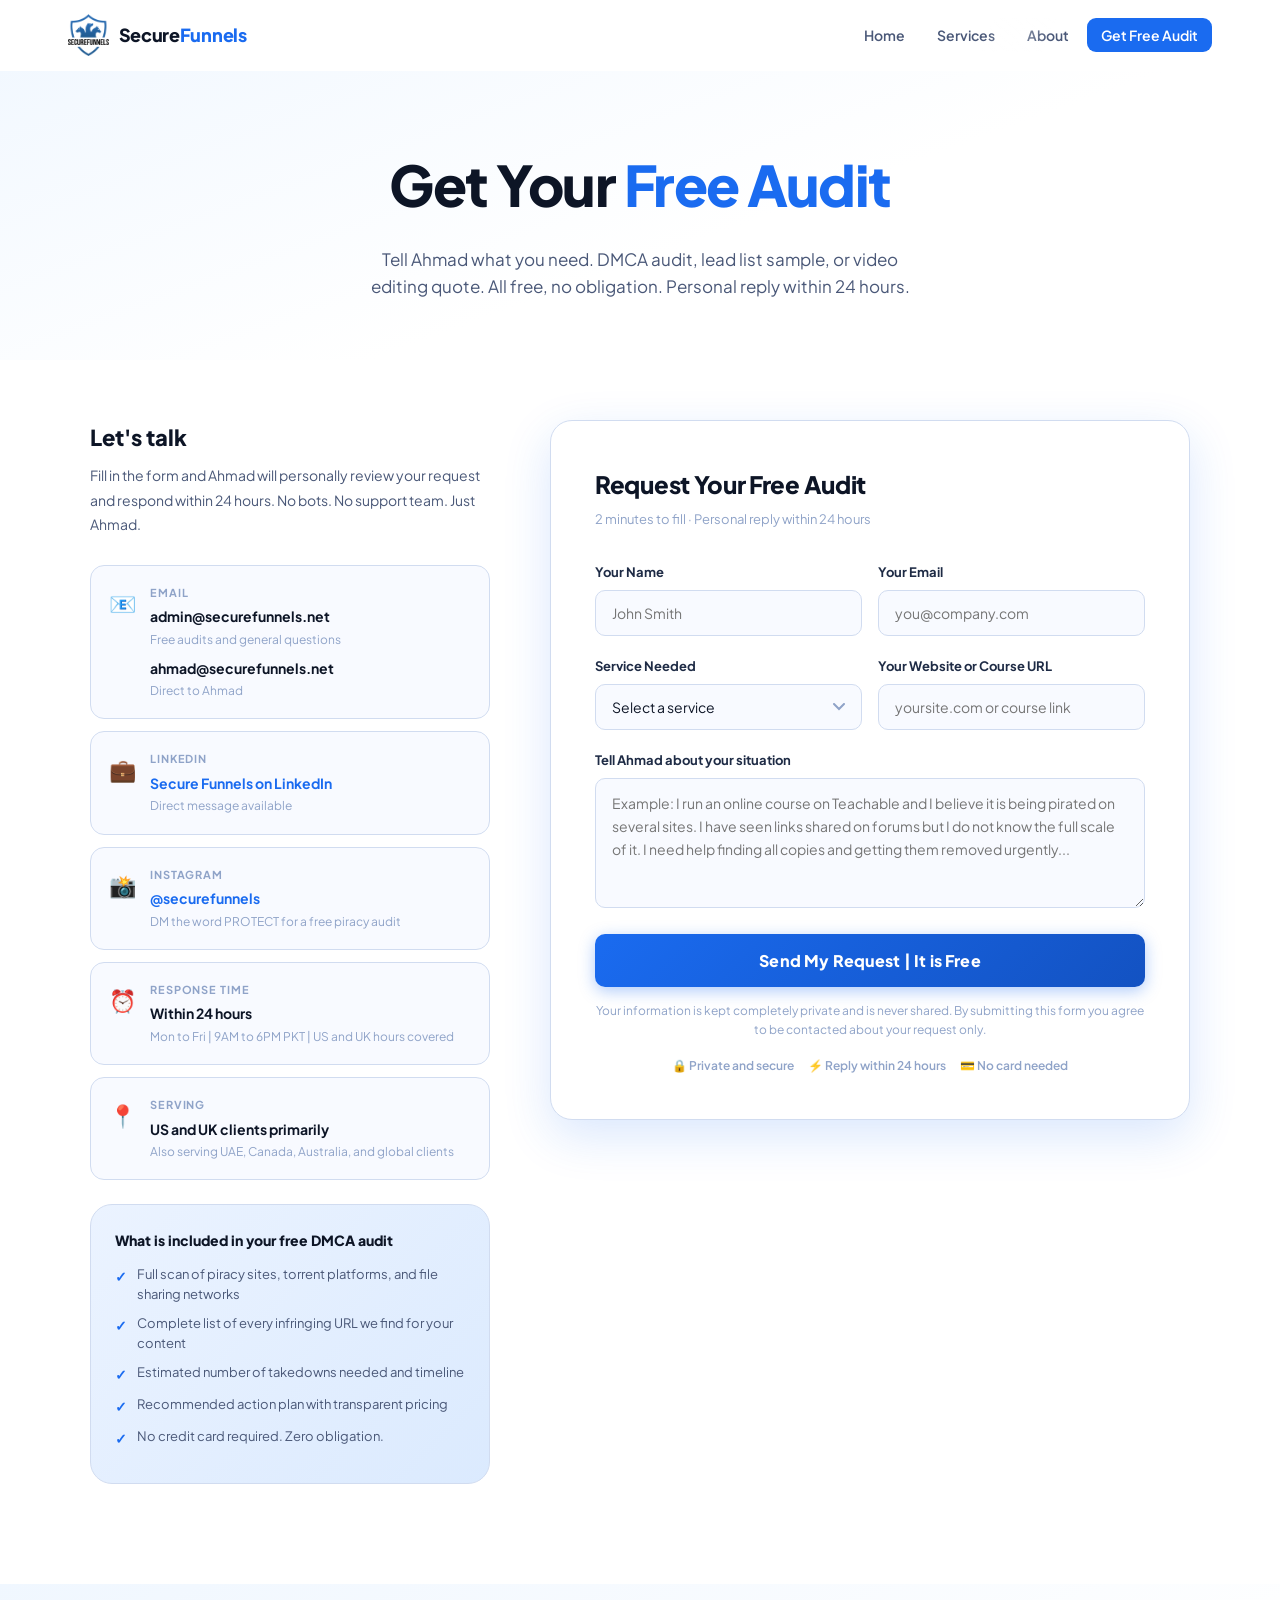
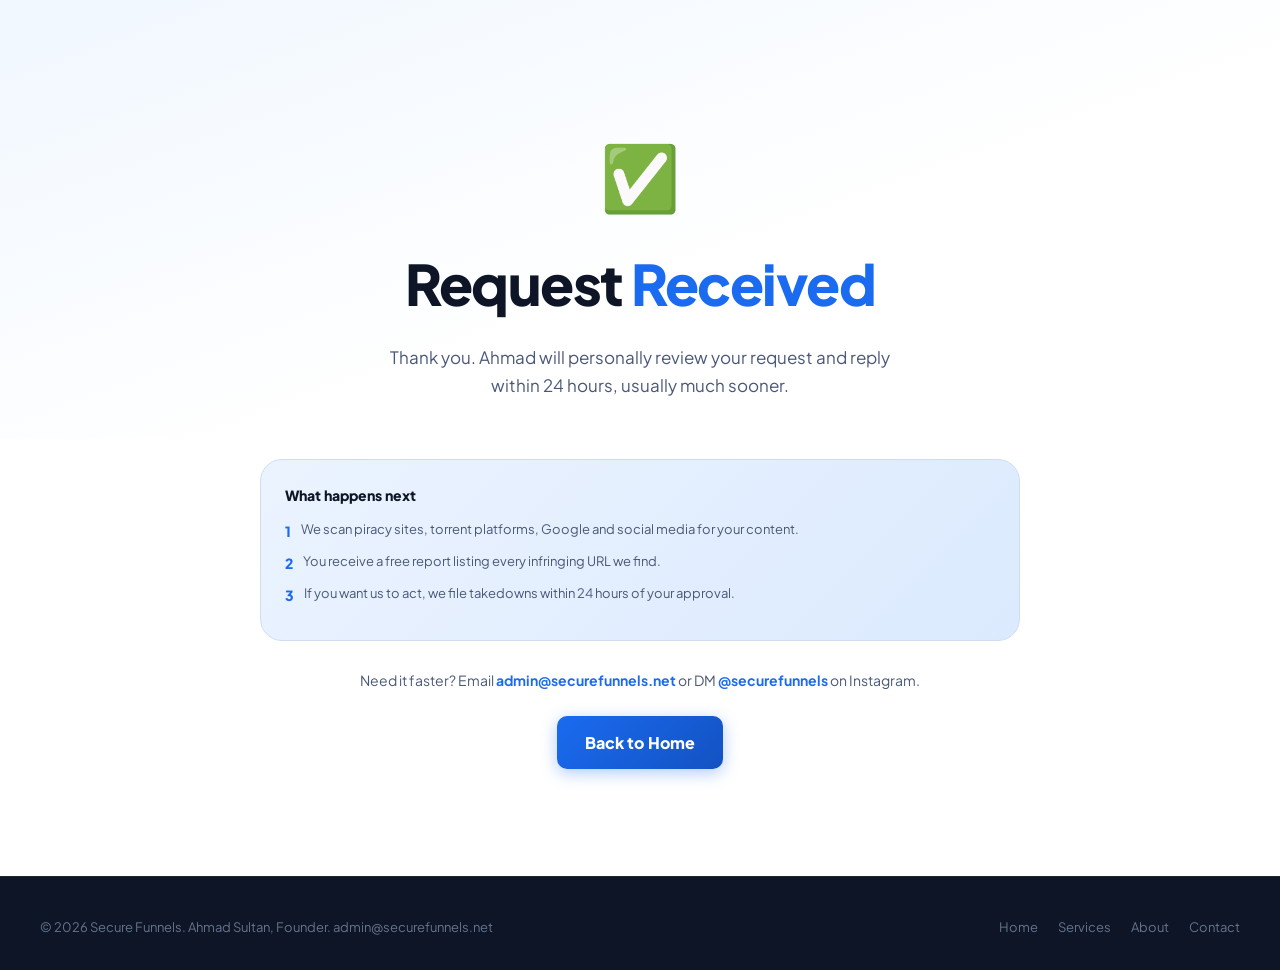
<file: thank-you/index.html>
<!DOCTYPE html>
<html lang="en">
<head>
<meta charset="UTF-8"><meta name="viewport" content="width=device-width, initial-scale=1.0">
<title>Thank You | Secure Funnels</title>
<link rel="canonical" href="https://securefunnels.net/thank-you/">
<link rel="icon" type="image/png" href="/static/img/favicon.png">
<link rel="apple-touch-icon" href="/static/img/apple-touch-icon.png">
<meta name="theme-color" content="#1A6BF0">
<meta property="og:type" content="website">
<meta property="og:site_name" content="Secure Funnels">
<meta property="og:title" content="Get Free Audit | Secure Funnels">
<meta property="og:description" content="Contact Ahmad Sultan at Secure Funnels. Get a free DMCA audit, request a lead list sample, or ask about video editing. Personal reply within 24 hours.">
<meta property="og:url" content="https://securefunnels.net/thank-you/">
<meta property="og:image" content="https://securefunnels.net/static/img/og-image.jpg">
<meta name="twitter:card" content="summary_large_image">
<link rel="stylesheet" href="/static/css/extra.css">

<meta name="robots" content="noindex">
<meta name="description" content="Contact Ahmad Sultan at Secure Funnels. Get a free DMCA audit, request a lead list sample, or ask about video editing. Personal reply within 24 hours.">
<link href="https://fonts.googleapis.com/css2?family=Plus+Jakarta+Sans:wght@400;500;600;700;800;900&display=swap" rel="stylesheet">
<style>
:root{--blue:#1A6BF0;--blue-dark:#1352C2;--blue-mid:#3B82F6;--blue-light:#EBF3FF;--gray-50:#F8FAFF;--gray-100:#EEF2F8;--gray-200:#D1DCF0;--gray-400:#8FA3C8;--gray-600:#4A5878;--gray-800:#1E2B45;--dark:#0D1526;--radius:14px;--radius-lg:22px;--shadow:0 2px 12px rgba(26,107,240,0.08);--shadow-lg:0 16px 48px rgba(26,107,240,0.16)}
*,*::before,*::after{margin:0;padding:0;box-sizing:border-box}html{scroll-behavior:smooth}body{font-family:'Plus Jakarta Sans',sans-serif;color:var(--gray-800);background:#fff;overflow-x:hidden;line-height:1.6}a{text-decoration:none;color:inherit}img{max-width:100%;height:auto}
#nav{position:fixed;top:0;left:0;right:0;z-index:1000;background:rgba(255,255,255,0.95);backdrop-filter:blur(16px);border-bottom:1px solid transparent;transition:border-color .3s,box-shadow .3s}
#nav.scrolled{border-color:var(--gray-200);box-shadow:var(--shadow)}
.nav-wrap{max-width:1200px;margin:0 auto;padding:0 28px;display:flex;align-items:center;justify-content:space-between;height:70px}
.nav-logo img{height:42px}.nav-links{display:flex;align-items:center;gap:4px;list-style:none}
.nav-links a{font-size:14px;font-weight:600;color:var(--gray-600);padding:8px 14px;border-radius:8px;transition:all .2s}
.nav-links a:hover,.nav-links a.active{color:var(--blue);background:var(--blue-light)}
.nav-cta{background:var(--blue)!important;color:white!important;border-radius:9px!important}
.hamburger{display:none;background:none;border:none;padding:8px;cursor:pointer}
.hamburger span{display:block;width:22px;height:2px;background:var(--dark);margin:5px 0;border-radius:2px;transition:all .3s}
.mobile-nav{display:none;position:fixed;top:70px;left:0;right:0;background:white;border-bottom:1px solid var(--gray-200);padding:12px 20px 20px;z-index:999;flex-direction:column;gap:4px;box-shadow:var(--shadow-lg)}
.mobile-nav.open{display:flex}.mobile-nav a{padding:12px 16px;border-radius:8px;font-weight:600;color:var(--gray-800)}
.mobile-nav .m-cta{background:var(--blue);color:white!important;text-align:center;border-radius:9px;margin-top:8px}

.page-hero{padding:140px 28px 60px;background:linear-gradient(160deg,#F0F7FF 0%,#FFFFFF 60%);text-align:center}
.page-hero h1{font-size:clamp(30px,5vw,56px);font-weight:900;color:var(--dark);letter-spacing:-1.5px;margin-bottom:16px}
.page-hero h1 .hl{color:var(--blue)}
.page-hero p{font-size:17px;color:var(--gray-600);max-width:540px;margin:0 auto}

.contact-section{padding:60px 28px 100px}
.contact-grid{max-width:1100px;margin:0 auto;display:grid;grid-template-columns:1fr 1.6fr;gap:60px;align-items:start}

/* Left side */
.contact-info h3{font-size:22px;font-weight:800;color:var(--dark);margin-bottom:8px}
.contact-info p{font-size:14px;color:var(--gray-600);line-height:1.75;margin-bottom:28px}
.info-card{display:flex;align-items:flex-start;gap:14px;padding:18px;background:var(--gray-50);border:1.5px solid var(--gray-200);border-radius:var(--radius);margin-bottom:12px;transition:all .25s}
.info-card:hover{border-color:var(--blue);background:var(--blue-light)}
.info-icon{font-size:22px;flex-shrink:0;margin-top:2px}
.info-label{font-size:11px;font-weight:700;text-transform:uppercase;letter-spacing:.08em;color:var(--gray-400);margin-bottom:4px}
.info-val{font-size:14px;font-weight:700;color:var(--dark)}
.info-sub{font-size:12px;color:var(--gray-400);margin-top:2px}

.audit-box{background:linear-gradient(135deg,var(--blue-light),#DBEAFE);border:1.5px solid var(--gray-200);border-radius:var(--radius-lg);padding:24px;margin-top:24px}
.audit-box h4{font-size:14px;font-weight:800;color:var(--dark);margin-bottom:14px}
.audit-point{display:flex;align-items:flex-start;gap:10px;margin-bottom:10px;font-size:13px;color:var(--gray-600);line-height:1.5}
.audit-check{color:var(--blue);font-weight:800;flex-shrink:0;font-size:14px;margin-top:1px}

/* Form */
.form-card{background:white;border:1.5px solid var(--gray-200);border-radius:var(--radius-lg);padding:44px;box-shadow:var(--shadow-lg)}
.form-title{font-size:24px;font-weight:800;color:var(--dark);margin-bottom:6px;letter-spacing:-0.3px}
.form-sub{font-size:13px;color:var(--gray-400);margin-bottom:32px}
.form-row{display:grid;grid-template-columns:1fr 1fr;gap:16px}
.form-group{margin-bottom:20px}
label{display:block;font-size:13px;font-weight:700;color:var(--gray-800);margin-bottom:7px}
input,select,textarea{width:100%;padding:13px 16px;border:1.5px solid var(--gray-200);border-radius:10px;font-size:14px;font-family:'Plus Jakarta Sans',sans-serif;color:var(--dark);background:var(--gray-50);transition:all .2s;outline:none;-webkit-appearance:none;appearance:none}
input:focus,select:focus,textarea:focus{border-color:var(--blue);background:white;box-shadow:0 0 0 3px rgba(26,107,240,0.1)}
select{cursor:pointer;background-image:url("data:image/svg+xml,%3Csvg xmlns='http://www.w3.org/2000/svg' width='12' height='8'%3E%3Cpath d='M1 1l5 5 5-5' stroke='%238FA3C8' stroke-width='2' fill='none' stroke-linecap='round'/%3E%3C/svg%3E");background-repeat:no-repeat;background-position:right 16px center;padding-right:40px}
textarea{resize:vertical;min-height:130px;line-height:1.65}
.submit-btn{width:100%;padding:16px;background:linear-gradient(135deg,var(--blue),var(--blue-dark));color:white;font-weight:800;font-size:16px;border:none;border-radius:10px;cursor:pointer;box-shadow:0 4px 16px rgba(26,107,240,0.35);transition:all .25s;font-family:'Plus Jakarta Sans',sans-serif;letter-spacing:0.01em}
.submit-btn:hover{transform:translateY(-2px);box-shadow:0 8px 24px rgba(26,107,240,0.45)}
.form-note{font-size:12px;color:var(--gray-400);text-align:center;margin-top:14px;line-height:1.6}

.success-card{background:#D1FAE5;border:2px solid #6EE7B7;border-radius:var(--radius);padding:28px;text-align:center;margin-bottom:28px}
.success-icon{font-size:48px;margin-bottom:12px}
.success-card h3{font-size:20px;font-weight:800;color:#065F46;margin-bottom:8px}
.success-card p{font-size:14px;color:#047857;line-height:1.65}

footer{background:var(--dark);color:#64748B;padding:40px 28px 32px;border-top:1px solid rgba(255,255,255,0.07)}
.footer-inner{max-width:1200px;margin:0 auto;display:flex;justify-content:space-between;align-items:center;flex-wrap:wrap;gap:20px}
.footer-links{display:flex;gap:20px}.footer-links a{font-size:13px;color:#64748B;transition:color .2s}.footer-links a:hover{color:white}

.reveal{opacity:0;transform:translateY(24px);transition:opacity .7s ease,transform .7s ease}
.reveal.visible{opacity:1;transform:translateY(0)}
.reveal-left{opacity:0;transform:translateX(-30px);transition:opacity .7s ease,transform .7s ease}
.reveal-left.visible{opacity:1;transform:translateX(0)}
.reveal-right{opacity:0;transform:translateX(30px);transition:opacity .7s ease,transform .7s ease}
.reveal-right.visible{opacity:1;transform:translateX(0)}

@media(max-width:900px){.contact-grid{grid-template-columns:1fr;gap:40px}.form-row{grid-template-columns:1fr}}
@media(max-width:768px){.nav-links{display:none}.hamburger{display:block}}

/* ═══════════════════════════════════════
   PREMIUM ANIMATIONS SYSTEM v2
   Smooth on mobile, tablet, desktop
   ═══════════════════════════════════════ */

/* Particle canvas background */
#particle-canvas {
  position: fixed; top: 0; left: 0;
  width: 100%; height: 100%;
  pointer-events: none;
  z-index: 0;
  opacity: 0.35;
}

/* Stagger reveal system */
.s-reveal {
  opacity: 0;
  transform: translateY(30px);
  transition: opacity 0.7s ease, transform 0.7s ease;
}
.s-reveal.in, .js-loaded .s-reveal { opacity: 1; transform: translateY(0); }
.s-reveal-left {
  opacity: 0; transform: translateX(-30px);
  transition: opacity 0.7s ease, transform 0.7s ease;
}
.s-reveal-left.in { opacity: 1 !important; transform: translateX(0) !important; }
.s-reveal-right {
  opacity: 0; transform: translateX(30px);
  transition: opacity 0.7s ease, transform 0.7s ease;
}
.s-reveal-right.in { opacity: 1 !important; transform: translateX(0) !important; }
.s-reveal-scale {
  opacity: 0; transform: scale(0.92);
  transition: opacity 0.6s ease, transform 0.6s ease;
}
.s-reveal-scale.in { opacity: 1 !important; transform: scale(1) !important; }
/* FALLBACK: if JS fails, show everything */
.no-js .s-reveal, .no-js .s-reveal-left, .no-js .s-reveal-right, .no-js .s-reveal-scale {
  opacity: 1 !important; transform: none !important;
}

/* Stagger delays */
.sd-1 { transition-delay: 0.08s; }
.sd-2 { transition-delay: 0.16s; }
.sd-3 { transition-delay: 0.24s; }
.sd-4 { transition-delay: 0.32s; }
.sd-5 { transition-delay: 0.40s; }

/* Shimmer loader on cards */
@keyframes shimmer {
  0% { background-position: -200% 0; }
  100% { background-position: 200% 0; }
}

/* Magnetic hover effect on buttons */
.btn-magnetic {
  transition: transform 0.2s cubic-bezier(0.34,1.56,0.64,1),
              box-shadow 0.2s ease !important;
}

/* Typing cursor blink */
@keyframes blink { 0%,100%{opacity:1} 50%{opacity:0} }
.typing-cursor::after {
  content: '|';
  animation: blink 1s step-end infinite;
  color: var(--blue, #1A6BF0);
  font-weight: 300;
  margin-left: 2px;
}

/* Number count animation */
@keyframes countPop {
  0%   { transform: scale(1); }
  50%  { transform: scale(1.12); }
  100% { transform: scale(1); }
}
.count-pop { animation: countPop 0.4s ease; }

/* Smooth page entrance */
@keyframes pageEnter {
  from { opacity: 0; transform: translateY(16px); }
  to   { opacity: 1; transform: translateY(0); }
}
body > *:not(#particle-canvas) {
  animation: pageEnter 0.5s ease both;
}

/* Card tilt effect (desktop only) */
@media (hover: hover) {
  .tilt-card {
    transition: transform 0.15s ease, box-shadow 0.15s ease;
    will-change: transform;
  }
}

/* Gradient text animation */
@keyframes gradientShift {
  0%   { background-position: 0% 50%; }
  50%  { background-position: 100% 50%; }
  100% { background-position: 0% 50%; }
}
.gradient-text {
  background: linear-gradient(135deg, #1A6BF0, #3B82F6, #1352C2, #1A6BF0);
  background-size: 300% 300%;
  -webkit-background-clip: text;
  -webkit-text-fill-color: transparent;
  background-clip: text;
  animation: gradientShift 4s ease infinite;
}

/* Pulse ring around CTA button */
@keyframes pulseRing {
  0%   { transform: scale(1); opacity: 0.6; }
  100% { transform: scale(1.5); opacity: 0; }
}
.btn-pulse-wrap {
  position: relative; display: inline-block;
}
.btn-pulse-wrap::before {
  content: '';
  position: absolute; inset: -4px;
  border-radius: inherit;
  border: 2px solid rgba(26,107,240,0.5);
  animation: pulseRing 2s ease-out infinite;
  pointer-events: none;
}

/* Line draw animation for section dividers */
@keyframes lineDraw {
  from { width: 0; } to { width: 100%; }
}
.line-draw {
  height: 2px; background: linear-gradient(90deg, var(--blue,#1A6BF0), transparent);
  animation: lineDraw 1.2s ease both;
  transform-origin: left;
}

/* Floating badge animation */
@keyframes floatBadge {
  0%,100% { transform: translateY(0) rotate(-1deg); }
  50%      { transform: translateY(-8px) rotate(1deg); }
}
.float-badge {
  animation: floatBadge 4s ease-in-out infinite;
}

/* Stats counter pop */
.stat-num-anim {
  display: inline-block;
  transition: transform 0.3s ease;
}

/* Smooth scroll progress bar */
#scroll-progress {
  position: fixed; top: 0; left: 0; right: 0;
  height: 3px;
  background: linear-gradient(90deg, #1A6BF0, #3B82F6);
  z-index: 9999;
  transform-origin: left;
  transform: scaleX(0);
  transition: transform 0.1s linear;
}

/* Mobile optimizations */
@media (max-width: 768px) {
  .s-reveal, .s-reveal-left, .s-reveal-right {
    transform: translateY(20px) !important;
    transition-duration: 0.5s !important;
  }
  .s-reveal-left, .s-reveal-right {
    transform: translateY(20px) !important;
  }
  #particle-canvas { opacity: 0.15; }
}

/* Reduce motion for accessibility */
@media (prefers-reduced-motion: reduce) {
  *, *::before, *::after {
    animation-duration: 0.01ms !important;
    transition-duration: 0.01ms !important;
  }
}

</style>
<!-- Google Analytics -->
<script async src="https://www.googletagmanager.com/gtag/js?id=G-55MFRMV5G6"></script>
<script>
  window.dataLayer = window.dataLayer || [];
  function gtag(){dataLayer.push(arguments);}
  gtag('js', new Date());
  gtag('config', 'G-55MFRMV5G6');
</script>
<!-- Meta Pixel Code -->
<script>
!function(f,b,e,v,n,t,s)
{if(f.fbq)return;n=f.fbq=function(){n.callMethod?
n.callMethod.apply(n,arguments):n.queue.push(arguments)};
if(!f._fbq)f._fbq=n;n.push=n;n.loaded=!0;n.version='2.0';
n.queue=[];t=b.createElement(e);t.async=!0;
t.src=v;s=b.getElementsByTagName(e)[0];
s.parentNode.insertBefore(t,s)}(window, document,'script',
'https://connect.facebook.net/en_US/fbevents.js');
fbq('init', '2196007570863775');
fbq('track', 'PageView');
</script>
<noscript><img height="1" width="1" style="display:none"
src="https://www.facebook.com/tr?id=2196007570863775&ev=PageView&noscript=1"
/></noscript>
<!-- End Meta Pixel Code -->
</head>
<body>
<nav id="nav">
  <div class="nav-wrap">
    <a href="/" class="brand nav-logo" aria-label="Secure Funnels home"><img src="/static/img/logo.png" alt="Secure Funnels logo" width="42" height="44"><span class="brand-name">Secure<b>Funnels</b></span></a>
    <ul class="nav-links">
      <li><a href="/">Home</a></li><li><a href="/services/">Services</a></li>
      <li><a href="/about/">About</a></li>
      <li><a href="/contact/" class="nav-cta active">Get Free Audit</a></li>
    </ul>
    <button class="hamburger" id="ham"><span></span><span></span><span></span></button>
  </div>
</nav>
<div class="mobile-nav" id="mobileNav">
  <a href="/">Home</a><a href="/services/">Services</a><a href="/about/">About</a>
  <a href="/contact/" class="m-cta">Get Free Audit</a>
</div>

<div class="page-hero">
  <h1>Get Your <span class="hl">Free Audit</span></h1>
  <p>Tell Ahmad what you need. DMCA audit, lead list sample, or video editing quote. All free, no obligation. Personal reply within 24 hours.</p>
</div>

<div class="contact-section" id="form">
  <div class="contact-grid">
    <!-- LEFT -->
    <div class="contact-info s-reveal-left">
      <h3>Let's talk</h3>
      <p>Fill in the form and Ahmad will personally review your request and respond within 24 hours. No bots. No support team. Just Ahmad.</p>

      <div class="info-card">
        <div class="info-icon">📧</div>
        <div><div class="info-label">Email</div><div class="info-val"><a class="mail" href="mailto:admin@securefunnels.net">admin@securefunnels.net</a></div><div class="info-sub">Free audits and general questions</div><div class="info-val" style="margin-top:8px"><a class="mail" href="mailto:ahmad@securefunnels.net">ahmad@securefunnels.net</a></div><div class="info-sub">Direct to Ahmad</div></div>
      </div>
      <div class="info-card">
        <div class="info-icon">💼</div>
        <div><div class="info-label">LinkedIn</div><div class="info-val"><a href="https://www.linkedin.com/company/107923376/" target="_blank" rel="noopener" style="color:var(--blue);font-weight:700">Secure Funnels on LinkedIn</a></div><div class="info-sub">Direct message available</div></div>
      </div>
      <div class="info-card">
        <div class="info-icon">📸</div>
        <div><div class="info-label">Instagram</div><div class="info-val"><a href="https://www.instagram.com/securefunnels/" target="_blank" rel="noopener" style="color:var(--blue);font-weight:700">@securefunnels</a></div><div class="info-sub">DM the word PROTECT for a free piracy audit</div></div>
      </div>
      <div class="info-card">
        <div class="info-icon">⏰</div>
        <div><div class="info-label">Response Time</div><div class="info-val">Within 24 hours</div><div class="info-sub">Mon to Fri  |  9AM to 6PM PKT  |  US and UK hours covered</div></div>
      </div>
      <div class="info-card">
        <div class="info-icon">📍</div>
        <div><div class="info-label">Serving</div><div class="info-val">US and UK clients primarily</div><div class="info-sub">Also serving UAE, Canada, Australia, and global clients</div></div>
      </div>

      <div class="audit-box">
        <h4>What is included in your free DMCA audit</h4>
        <div class="audit-point"><span class="audit-check">✓</span><span>Full scan of piracy sites, torrent platforms, and file sharing networks</span></div>
        <div class="audit-point"><span class="audit-check">✓</span><span>Complete list of every infringing URL we find for your content</span></div>
        <div class="audit-point"><span class="audit-check">✓</span><span>Estimated number of takedowns needed and timeline</span></div>
        <div class="audit-point"><span class="audit-check">✓</span><span>Recommended action plan with transparent pricing</span></div>
        <div class="audit-point"><span class="audit-check">✓</span><span>No credit card required. Zero obligation.</span></div>
      </div>
    </div>

    <!-- RIGHT: FORM -->
    <div class="form-card s-reveal-right">

      <div class="form-title">Request Your Free Audit</div>
      <div class="form-sub">2 minutes to fill · Personal reply within 24 hours</div>

      <form id="auditForm" novalidate>
        <input type="checkbox" name="botcheck" class="hp" tabindex="-1" autocomplete="off">
        <div class="form-row">
          <div class="form-group">
            <label for="name">Your Name</label>
            <input type="text" id="name" name="name" placeholder="John Smith" required>
          </div>
          <div class="form-group">
            <label for="email">Your Email</label>
            <input type="email" id="email" name="email" placeholder="you@company.com" required>
          </div>
        </div>
        <div class="form-row">
          <div class="form-group">
            <label for="service">Service Needed</label>
            <select id="service" name="service" required>
              <option value="" disabled selected>Select a service</option>
              <option value="Brand Protection - Free Piracy Audit">Brand Protection · Free Piracy Audit</option>
              <option value="Lead Generation - Free 50 Leads">Lead Generation and Email Outreach · Free 50-Lead Sample</option>
              <option value="Video Editing">Video Editing</option>
              <option value="Multiple Services">Multiple Services</option>
              <option value="Not sure">Not Sure · Let Ahmad Advise</option>
            </select>
          </div>
          <div class="form-group">
            <label for="website">Your Website or Course URL</label>
            <input type="text" id="website" name="website" placeholder="yoursite.com or course link" inputmode="url">
          </div>
        </div>
        <div class="form-group">
          <label for="message">Tell Ahmad about your situation</label>
          <textarea id="message" name="message" placeholder="Example: I run an online course on Teachable and I believe it is being pirated on several sites. I have seen links shared on forums but I do not know the full scale of it. I need help finding all copies and getting them removed urgently..." required></textarea>
        </div>
        <button type="submit" class="submit-btn" id="submitBtn">Send My Request  |  It is Free</button>
        <div class="form-status" id="formStatus" role="alert"></div>
        <p class="form-note">Your information is kept completely private and is never shared. By submitting this form you agree to be contacted about your request only.</p>
      <div class="trust-row"><span>🔒 Private and secure</span><span>⚡ Reply within 24 hours</span><span>💳 No card needed</span></div>
      </form>
    </div>
  </div>
</div>
<div class="page-hero" style="padding-bottom:40px">
  <div style="font-size:64px;margin-bottom:12px">✅</div>
  <h1>Request <span class="hl">Received</span></h1>
  <p>Thank you. Ahmad will personally review your request and reply within 24 hours, usually much sooner.</p>
</div>
<div class="contact-section" style="padding-top:20px">
  <div style="max-width:760px;margin:0 auto">
    <div class="audit-box" style="margin-top:0">
      <h4>What happens next</h4>
      <div class="audit-point"><span class="audit-check">1</span><span>We scan piracy sites, torrent platforms, Google and social media for your content.</span></div>
      <div class="audit-point"><span class="audit-check">2</span><span>You receive a free report listing every infringing URL we find.</span></div>
      <div class="audit-point"><span class="audit-check">3</span><span>If you want us to act, we file takedowns within 24 hours of your approval.</span></div>
    </div>
    <p style="text-align:center;margin-top:28px;font-size:14px;color:var(--gray-600)">Need it faster? Email <a class="mail" style="color:var(--blue);font-weight:700" href="mailto:admin@securefunnels.net">admin@securefunnels.net</a> or DM <a href="https://www.instagram.com/securefunnels/" target="_blank" rel="noopener" style="color:var(--blue);font-weight:700">@securefunnels</a> on Instagram.</p>
    <div style="text-align:center;margin-top:24px"><a href="/" class="submit-btn" style="display:inline-block;width:auto;padding:14px 28px">Back to Home</a></div>
  </div>
</div>
<footer>
  <div class="footer-inner">
    <div style="font-size:13px">© 2026 Secure Funnels. Ahmad Sultan, Founder. <a class="mail" href="mailto:admin@securefunnels.net">admin@securefunnels.net</a></div>
    <div class="footer-links">
      <a href="/">Home</a><a href="/services/">Services</a>
      <a href="/about/">About</a><a href="/contact/">Contact</a>
    </div>
  </div>
</footer>
<script>
try{ if(sessionStorage.getItem('sf_lead')==='1'){ sessionStorage.removeItem('sf_lead'); fbq('track','Lead'); if(window.gtag) gtag('event','generate_lead'); } }catch(e){}
document.querySelectorAll('.reveal,.reveal-left,.reveal-right,.s-reveal,.s-reveal-left,.s-reveal-right').forEach(function(el){el.style.opacity=1;el.style.transform='none'});
</script>
<script src="/static/js/extra.js" defer></script>
</body>
</html>
</file>
<file: static/css/extra.css>
/* Secure Funnels — shared upgrades (brand, proof, reviews, lightbox, mobile CTA, form) */

/* Brand lockup in nav and footer */
.brand{display:flex;align-items:center;gap:10px;text-decoration:none}
.brand img{height:44px;width:auto;display:block}
.brand-name{font-weight:800;font-size:18px;letter-spacing:-0.3px;color:var(--dark,#0D1526);line-height:1}
.brand-name b{color:var(--blue,#1A6BF0);font-weight:800}
footer .brand-name{color:#fff}
footer .brand img{height:40px;background:#fff;border-radius:10px;padding:4px}

/* Photos — keep faces framed well on every screen */
.photo-container img,.about-img img{object-position:center 18%}

/* Proof cards (tracking sheets) */
.proof-card-img{height:240px!important;object-fit:cover;object-position:left top!important;cursor:zoom-in;background:#fff}
.proof-zoom-hint{display:inline-flex;align-items:center;gap:6px;font-size:12px;font-weight:700;color:#93C5FD;margin-top:12px}

/* Reviews wall (masonry) */
.reviews-wall{max-width:1200px;margin:56px auto 0;column-count:3;column-gap:22px}
.reviews-wall>*{break-inside:avoid;margin-bottom:22px;display:block}
.rv{background:#fff;border:1.5px solid var(--gray-200,#D1DCF0);border-radius:var(--radius-lg,22px);padding:28px;position:relative;overflow:hidden;transition:transform .25s,box-shadow .25s,border-color .25s}
.rv:hover{transform:translateY(-3px);box-shadow:var(--shadow-lg);border-color:var(--blue,#1A6BF0)}
.rv.featured{background:linear-gradient(135deg,var(--blue-light,#EBF3FF),#fff);border-color:var(--blue,#1A6BF0)}
.rv-badge{display:inline-flex;align-items:center;gap:6px;background:var(--blue,#1A6BF0);color:#fff;font-size:11px;font-weight:700;padding:4px 12px;border-radius:20px;margin-bottom:14px}
.rv-badge.green{background:#10B981}
.rv .stars{color:#FBBF24;font-size:16px;letter-spacing:2px;margin-bottom:14px}
.rv-quote{font-size:14.5px;color:var(--gray-600,#4A5878);line-height:1.8;font-style:italic;margin-bottom:20px}
.rv-author{display:flex;align-items:center;gap:12px}
.rv-avatar{width:44px;height:44px;border-radius:50%;background:linear-gradient(135deg,var(--blue,#1A6BF0),var(--blue-mid,#3B82F6));display:flex;align-items:center;justify-content:center;color:#fff;font-weight:800;font-size:16px;flex-shrink:0}
.rv-name{font-weight:800;font-size:14px;color:var(--dark,#0D1526)}
.rv-role{font-size:12px;color:var(--gray-400,#8FA3C8);margin-top:2px}
.rv-shot{background:#fff;border:1.5px solid var(--gray-200,#D1DCF0);border-radius:var(--radius-lg,22px);overflow:hidden;transition:transform .25s,box-shadow .25s}
.rv-shot:hover{transform:translateY(-3px);box-shadow:var(--shadow-lg)}
.rv-shot img{width:100%;height:auto;display:block;cursor:zoom-in}
.rv-shot figcaption{padding:12px 16px;font-size:12px;font-weight:600;color:var(--gray-600,#4A5878);display:flex;align-items:center;gap:8px;border-top:1px solid var(--gray-100,#EEF2F8)}
.rv-shot figcaption .dot{width:8px;height:8px;border-radius:50%;background:#10B981;flex-shrink:0}
.dark .rv{background:rgba(255,255,255,.05);border-color:rgba(255,255,255,.1)}
.dark .rv.featured{background:linear-gradient(135deg,rgba(26,107,240,.22),rgba(59,130,246,.08));border-color:rgba(26,107,240,.45)}
.dark .rv-quote{color:#CBD5E1}.dark .rv-name{color:#fff}
.dark .rv-shot{border-color:rgba(255,255,255,.1)}
@media(max-width:1024px){.reviews-wall{column-count:2}}
@media(max-width:640px){.reviews-wall{column-count:1}}

/* Lightbox for screenshots */
.lb{position:fixed;inset:0;background:rgba(8,13,26,.92);z-index:10000;display:none;align-items:center;justify-content:center;padding:24px;cursor:zoom-out}
.lb.open{display:flex}
.lb img{max-width:min(1400px,100%);max-height:90vh;border-radius:12px;box-shadow:0 30px 80px rgba(0,0,0,.5);background:#fff}
.lb-close{position:absolute;top:16px;right:20px;color:#fff;font-size:32px;line-height:1;background:none;border:none;cursor:pointer}

/* Sticky mobile CTA (hidden on contact page) */
.m-sticky{display:none}
@media(max-width:768px){
  .m-sticky{display:flex;position:fixed;left:12px;right:12px;bottom:12px;z-index:998;gap:10px;transform:translateY(120%);transition:transform .3s ease}
  .m-sticky.show{transform:translateY(0)}
  .m-sticky a{flex:1;text-align:center;padding:14px;border-radius:12px;font-weight:800;font-size:15px;background:var(--blue,#1A6BF0);color:#fff;box-shadow:0 10px 30px rgba(26,107,240,.45)}
  body.has-sticky footer{padding-bottom:96px}
}

/* Contact form states */
.form-status{display:none;margin-top:14px;padding:14px 16px;border-radius:10px;font-size:14px;line-height:1.6}
.form-status.err{display:block;background:#FEF2F2;border:1.5px solid #FCA5A5;color:#991B1B}
.submit-btn[disabled]{opacity:.7;cursor:wait;transform:none!important}
.hp{position:absolute!important;left:-9999px!important;width:1px;height:1px;overflow:hidden}
.trust-row{display:flex;gap:14px;flex-wrap:wrap;justify-content:center;margin-top:16px}
.trust-row span{font-size:12px;color:var(--gray-400,#8FA3C8);font-weight:600;display:inline-flex;align-items:center;gap:6px}

/* Small polish */
a.mail{color:inherit;text-decoration:none}
a.mail:hover{color:var(--blue,#1A6BF0)}

/* Fix: on phones the old animation rule kept headings pushed down 20px */
body.show-all .s-reveal,body.show-all .s-reveal-left,body.show-all .s-reveal-right,body.show-all .s-reveal-scale,
body .s-reveal.in,body .s-reveal-left.in,body .s-reveal-right.in{opacity:1!important;transform:none!important}

/* ── Reel showcase (Video Editing) ── */
.reel-box{display:grid;grid-template-columns:auto 1fr;gap:28px;align-items:center}
.reel-phone{position:relative;width:240px;aspect-ratio:9/16;max-width:100%;border-radius:30px;padding:8px;background:#0D1526;box-shadow:0 24px 60px rgba(234,88,12,.25),0 0 0 1px rgba(0,0,0,.06);animation:reelFloat 6s ease-in-out infinite}
.reel-phone video{width:100%;height:100%;object-fit:cover;border-radius:23px;display:block;background:#0D1526}
.reel-phone::before{content:'';position:absolute;top:14px;left:50%;transform:translateX(-50%);width:64px;height:6px;border-radius:6px;background:rgba(255,255,255,.18);z-index:2}
.reel-sound{position:absolute;left:50%;bottom:22px;transform:translateX(-50%);background:rgba(13,21,38,.82);color:#fff;border:1px solid rgba(255,255,255,.2);border-radius:999px;padding:8px 14px;font:700 12px/1 'Plus Jakarta Sans',system-ui,sans-serif;cursor:pointer;white-space:nowrap;backdrop-filter:blur(6px);transition:opacity .3s,transform .2s}
.reel-sound:hover{transform:translateX(-50%) scale(1.05)}
.reel-sound.hide{opacity:0;pointer-events:none}
.reel-side{min-width:0}
.reel-tag{display:inline-block;font-size:11px;font-weight:800;text-transform:uppercase;letter-spacing:.1em;color:#9A3412;background:#fff;border:1.5px solid #FED7AA;border-radius:999px;padding:5px 12px;margin-bottom:12px}
.reel-title{font-size:20px;font-weight:800;color:var(--dark,#0D1526);margin-bottom:12px}
.reel-points{list-style:none;display:grid;gap:8px;margin-bottom:18px}
.reel-points li{display:flex;gap:10px;font-size:14px;color:var(--gray-600,#4A5878)}
.reel-points li::before{content:'✓';color:#EA580C;font-weight:800}
.reel-times{background:#fff;border:1.5px solid #FED7AA;border-radius:12px;padding:6px 16px}
@keyframes reelFloat{0%,100%{transform:translateY(0)}50%{transform:translateY(-8px)}}
@media(max-width:640px){.reel-box{grid-template-columns:1fr;justify-items:center}.reel-phone{width:min(260px,100%)}.reel-side{width:100%}}

/* ── Motion upgrades ── */
/* Smooth page-to-page transition in modern browsers; the logo stays put */
@view-transition{navigation:auto}
::view-transition-old(root){animation:sfOut .22s ease both}
::view-transition-new(root){animation:sfIn .32s ease both}
@keyframes sfOut{to{opacity:0;transform:translateY(-6px)}}
@keyframes sfIn{from{opacity:0;transform:translateY(10px)}}
#nav{view-transition-name:sf-nav}

/* Cards and reviews rise in as you scroll (only when JS is running) */
.fx-ready .fx{opacity:0;transform:translateY(22px) scale(.985);transition:opacity .6s ease,transform .6s cubic-bezier(.2,.7,.2,1)}
.fx-ready .fx.fx-in{opacity:1;transform:none}

/* Light sweep across the main buttons */
.btn-blue,.submit-btn,.nav-cta,.m-sticky a{position:relative;overflow:hidden}
.btn-blue::after,.submit-btn::after,.nav-cta::after,.m-sticky a::after{content:'';position:absolute;top:0;left:-80%;width:50%;height:100%;background:linear-gradient(100deg,transparent,rgba(255,255,255,.35),transparent);transform:skewX(-20deg);pointer-events:none}
.btn-blue:hover::after,.submit-btn:hover::after,.nav-cta:hover::after{animation:sweep .7s ease}
.m-sticky.show a::after{animation:sweep 1.2s ease 1.2s 2}
@keyframes sweep{to{left:130%}}

/* Gentle zoom on proof screenshots */
.proof-card{overflow:hidden}
.proof-card-img{transition:transform .5s ease}
.proof-card:hover .proof-card-img{transform:scale(1.03)}

/* Hero word "Protecting" shimmers once on load */
.hero h1 .hl{background:linear-gradient(90deg,#1A6BF0 0%,#1A6BF0 40%,#7DB3FF 50%,#1A6BF0 60%,#1A6BF0 100%);background-size:250% 100%;-webkit-background-clip:text;background-clip:text;-webkit-text-fill-color:transparent;animation:shine 2.4s ease .9s 1 both}
@keyframes shine{from{background-position:100% 0}to{background-position:0 0}}

@media (prefers-reduced-motion: reduce){
  .fx-ready .fx{opacity:1!important;transform:none!important}
  .reel-phone{animation:none}
  ::view-transition-old(root),::view-transition-new(root){animation:none}
}
.reel-box{gap:24px}
.reel-phone{width:220px}
.reel-tag{white-space:nowrap}
.reel-times .stat-row{gap:10px;padding:10px 0}
.reel-times .stat-label{flex:1;font-size:12.5px;line-height:1.4}
.reel-times .stat-row span:last-child{white-space:nowrap;font-size:13.5px}
</file>
